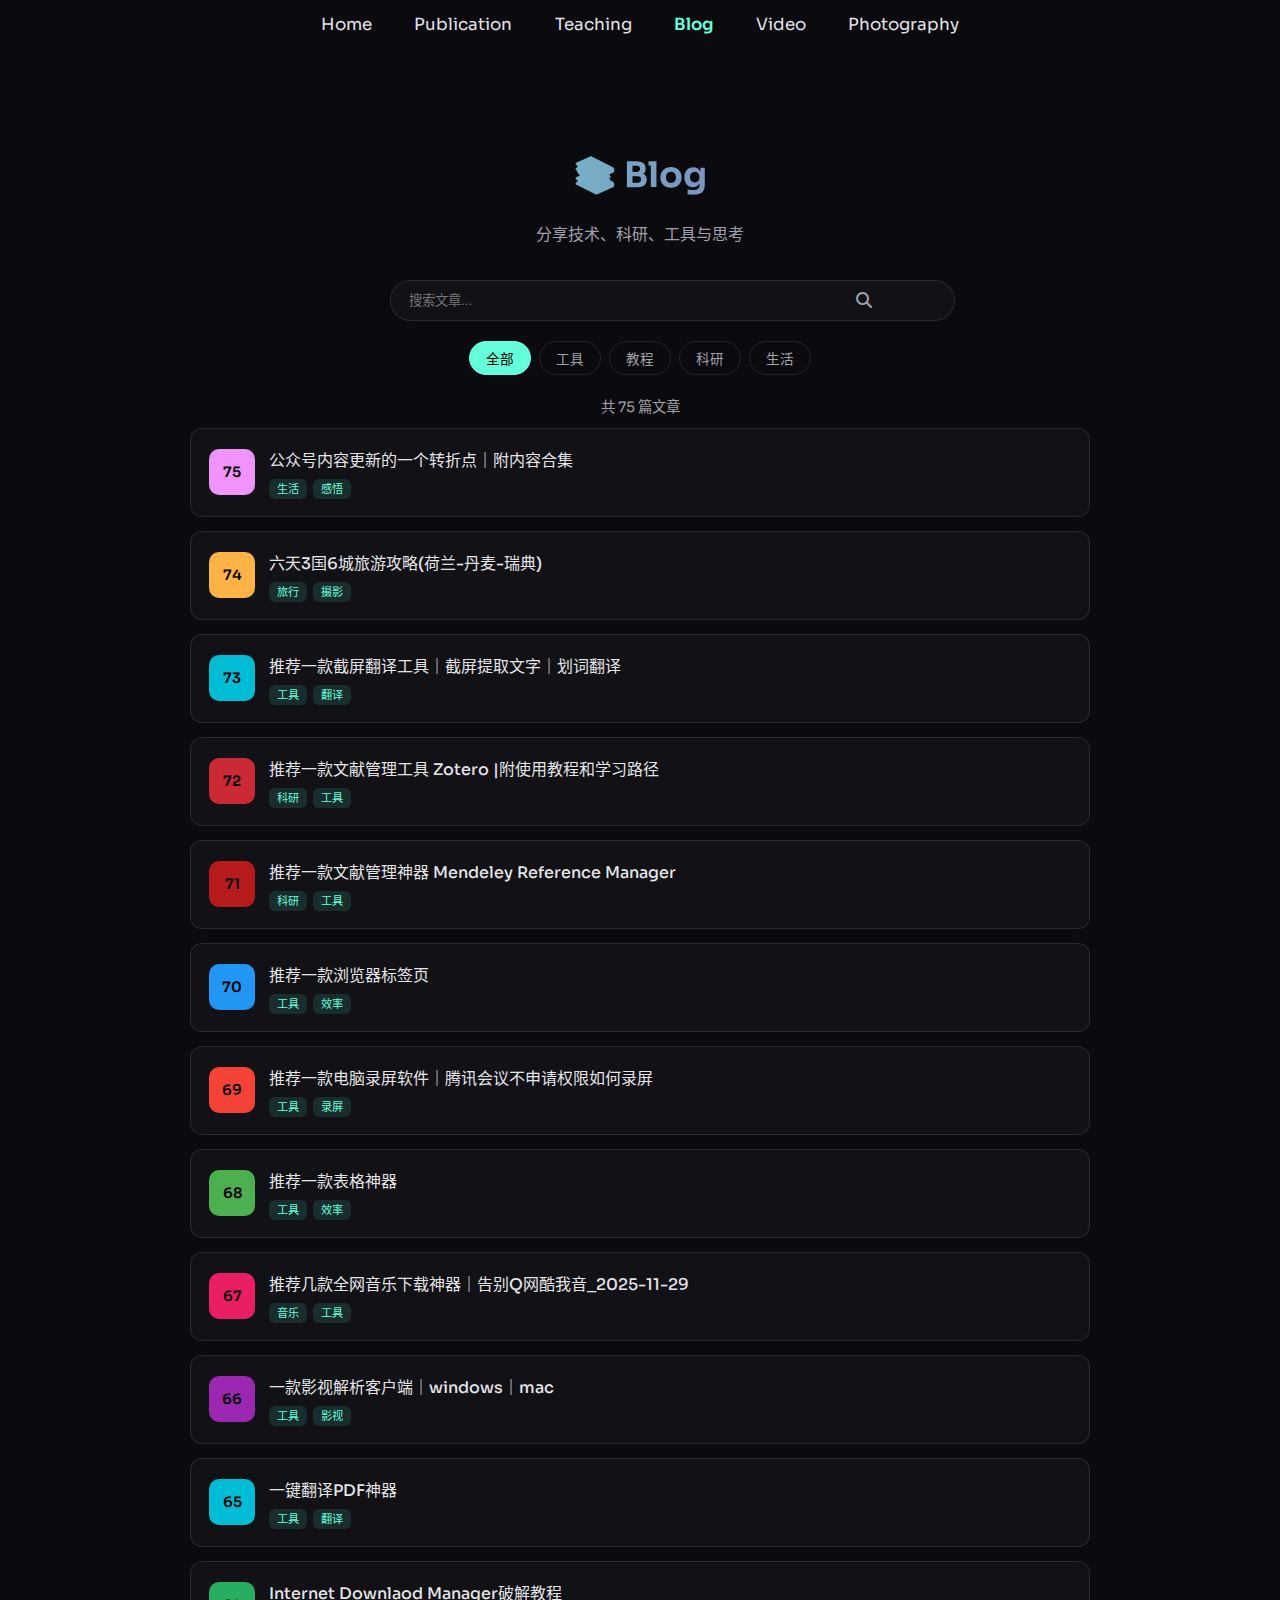
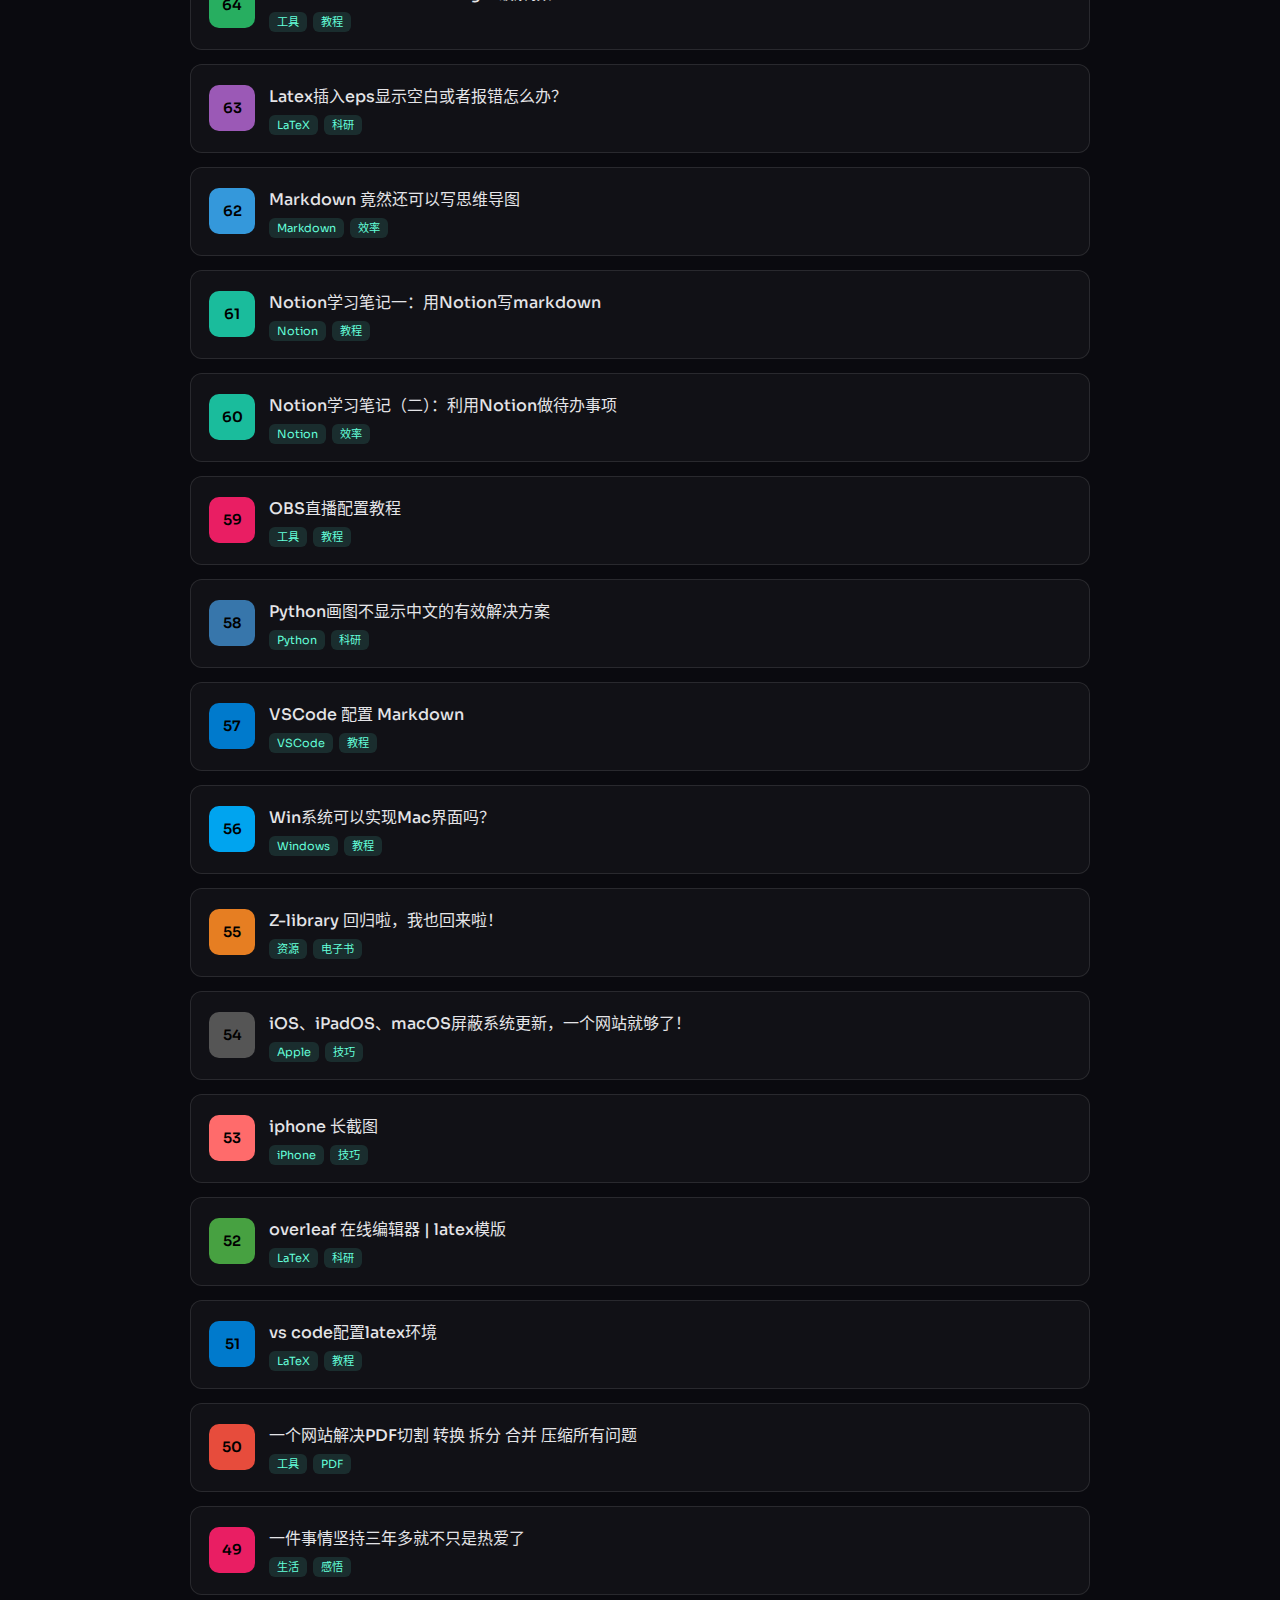
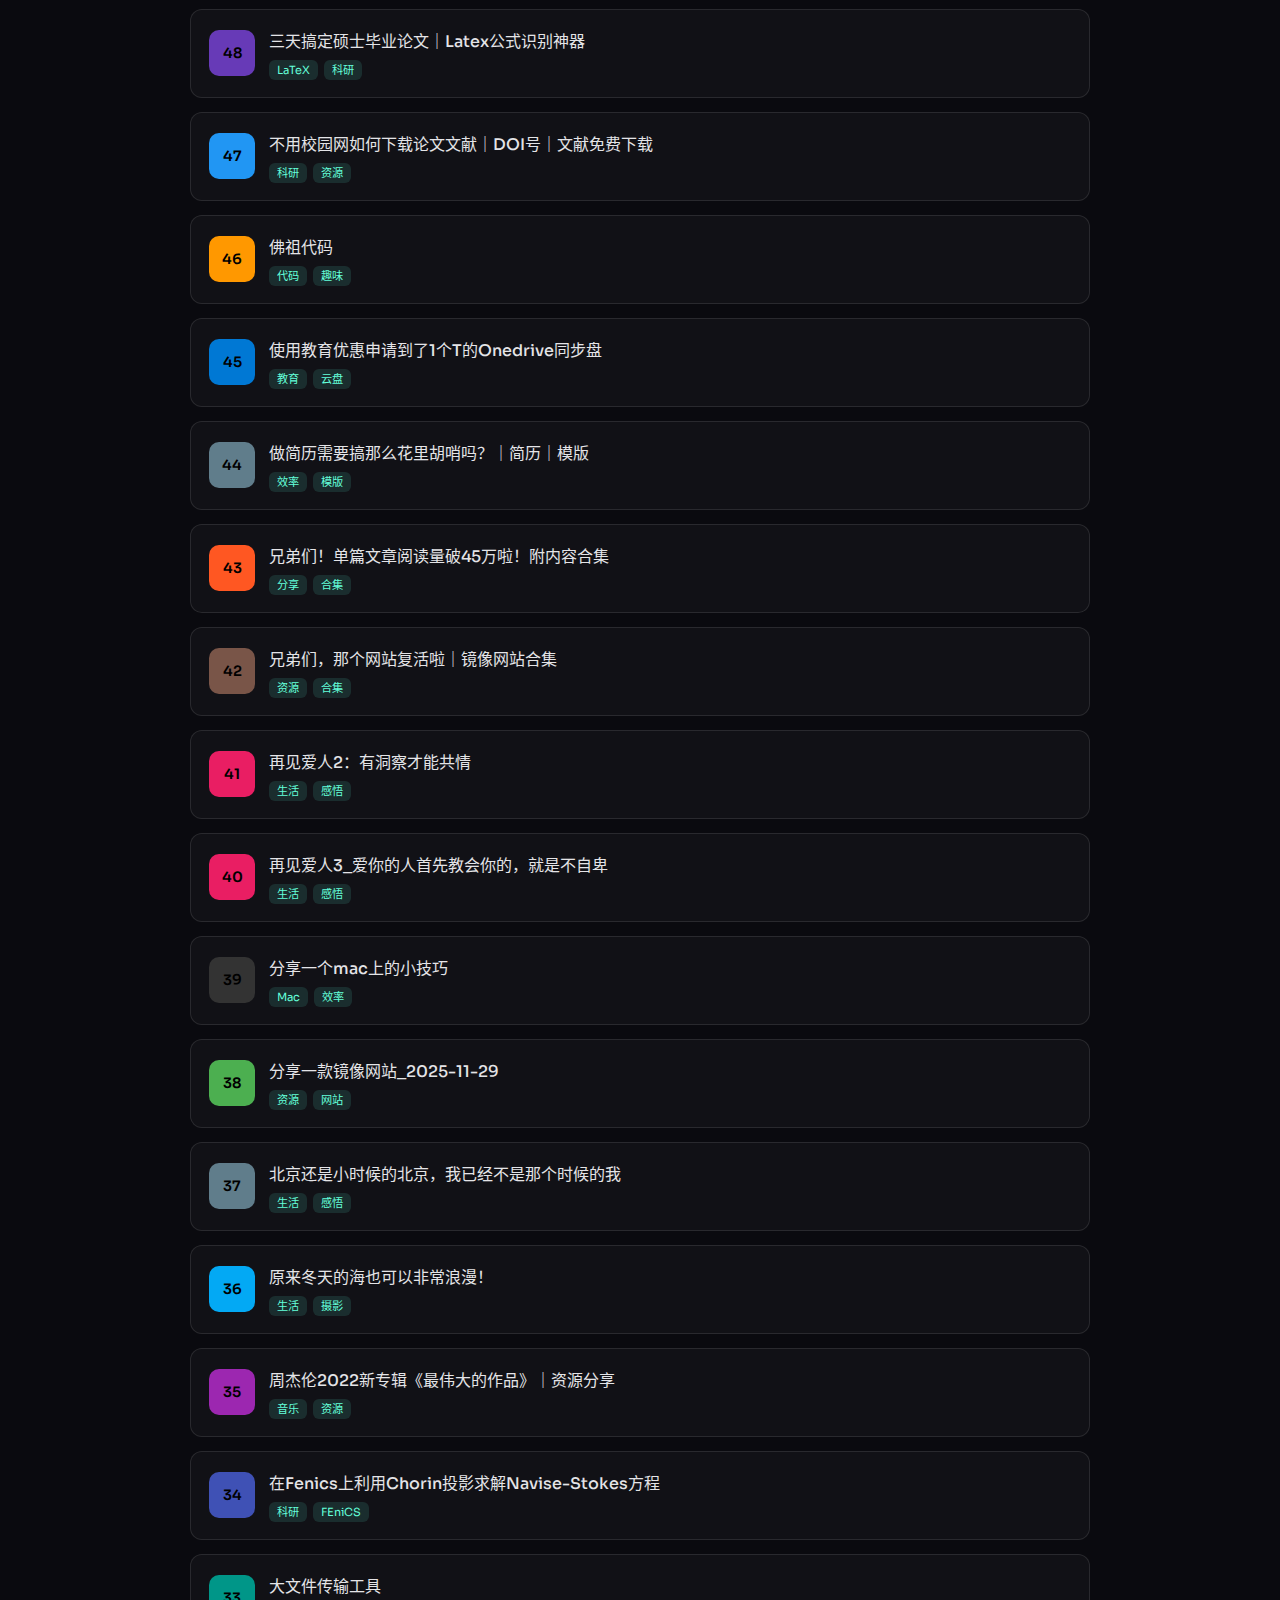
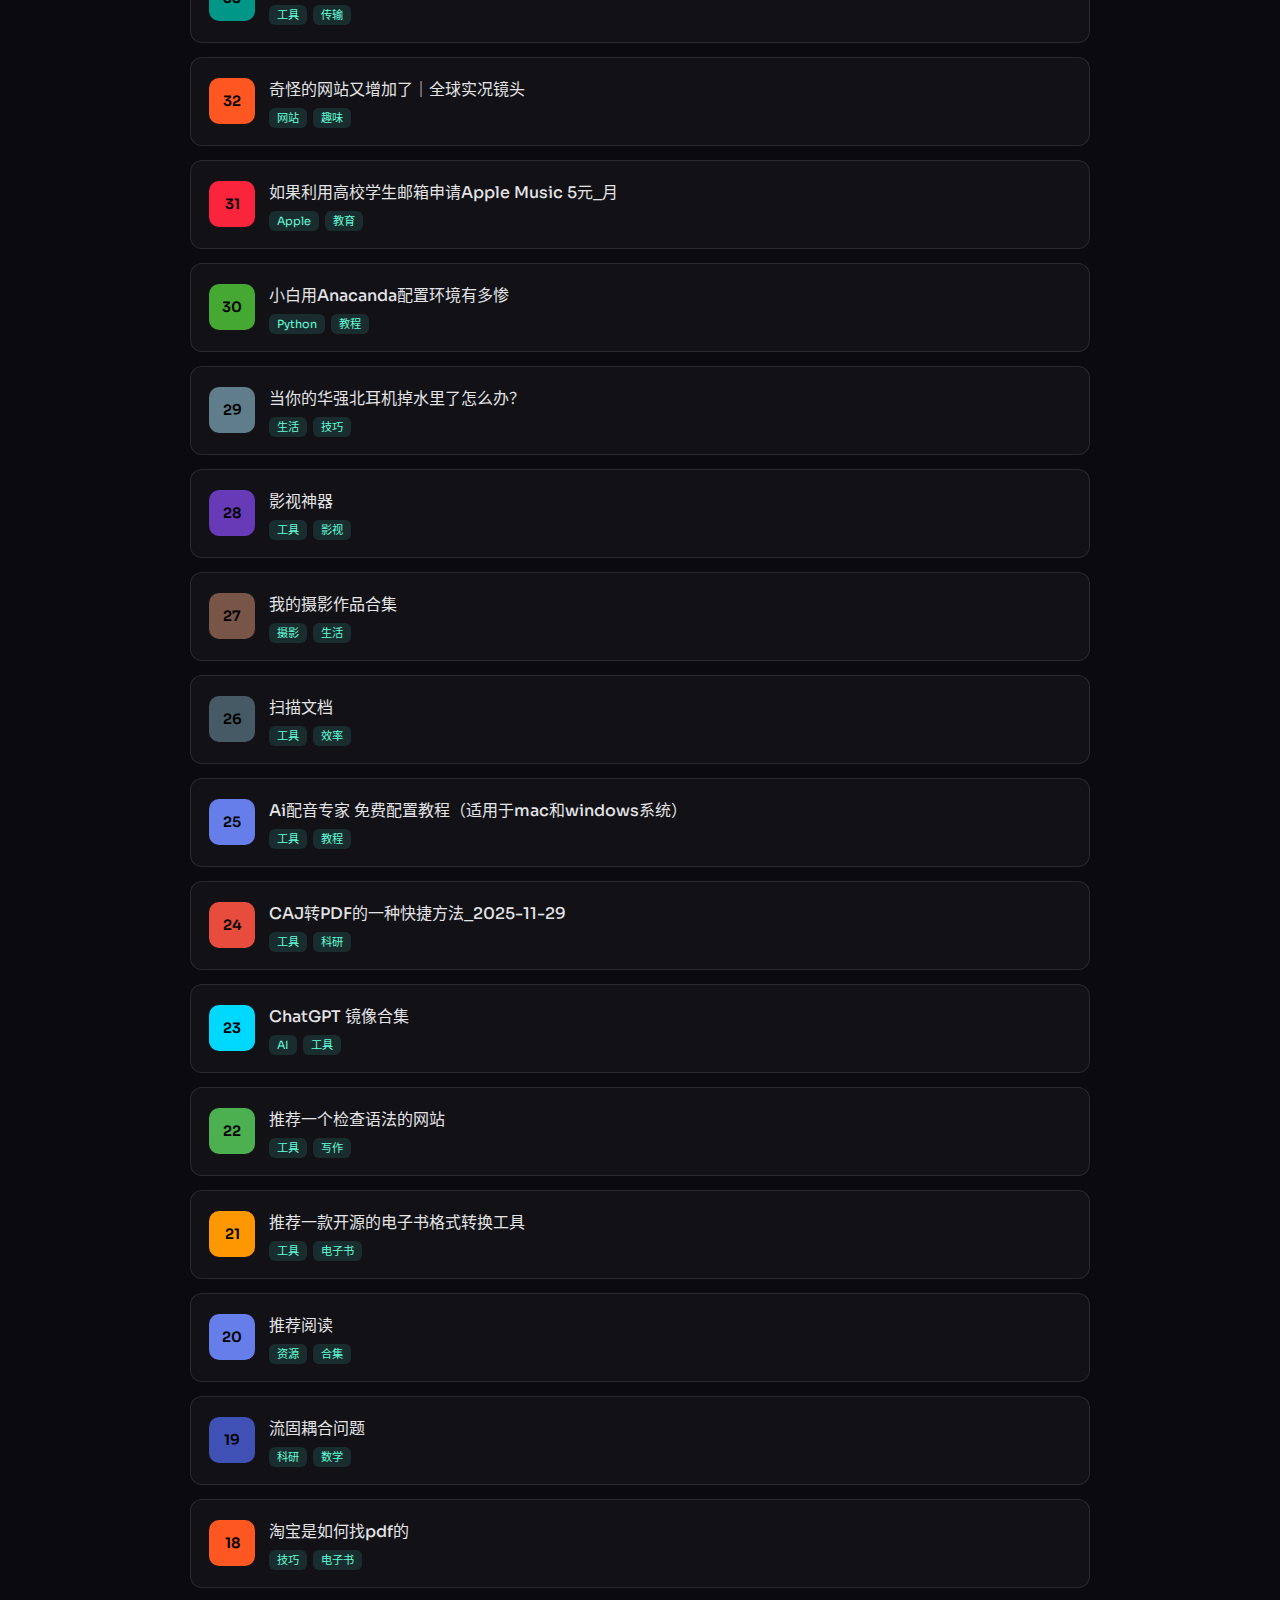
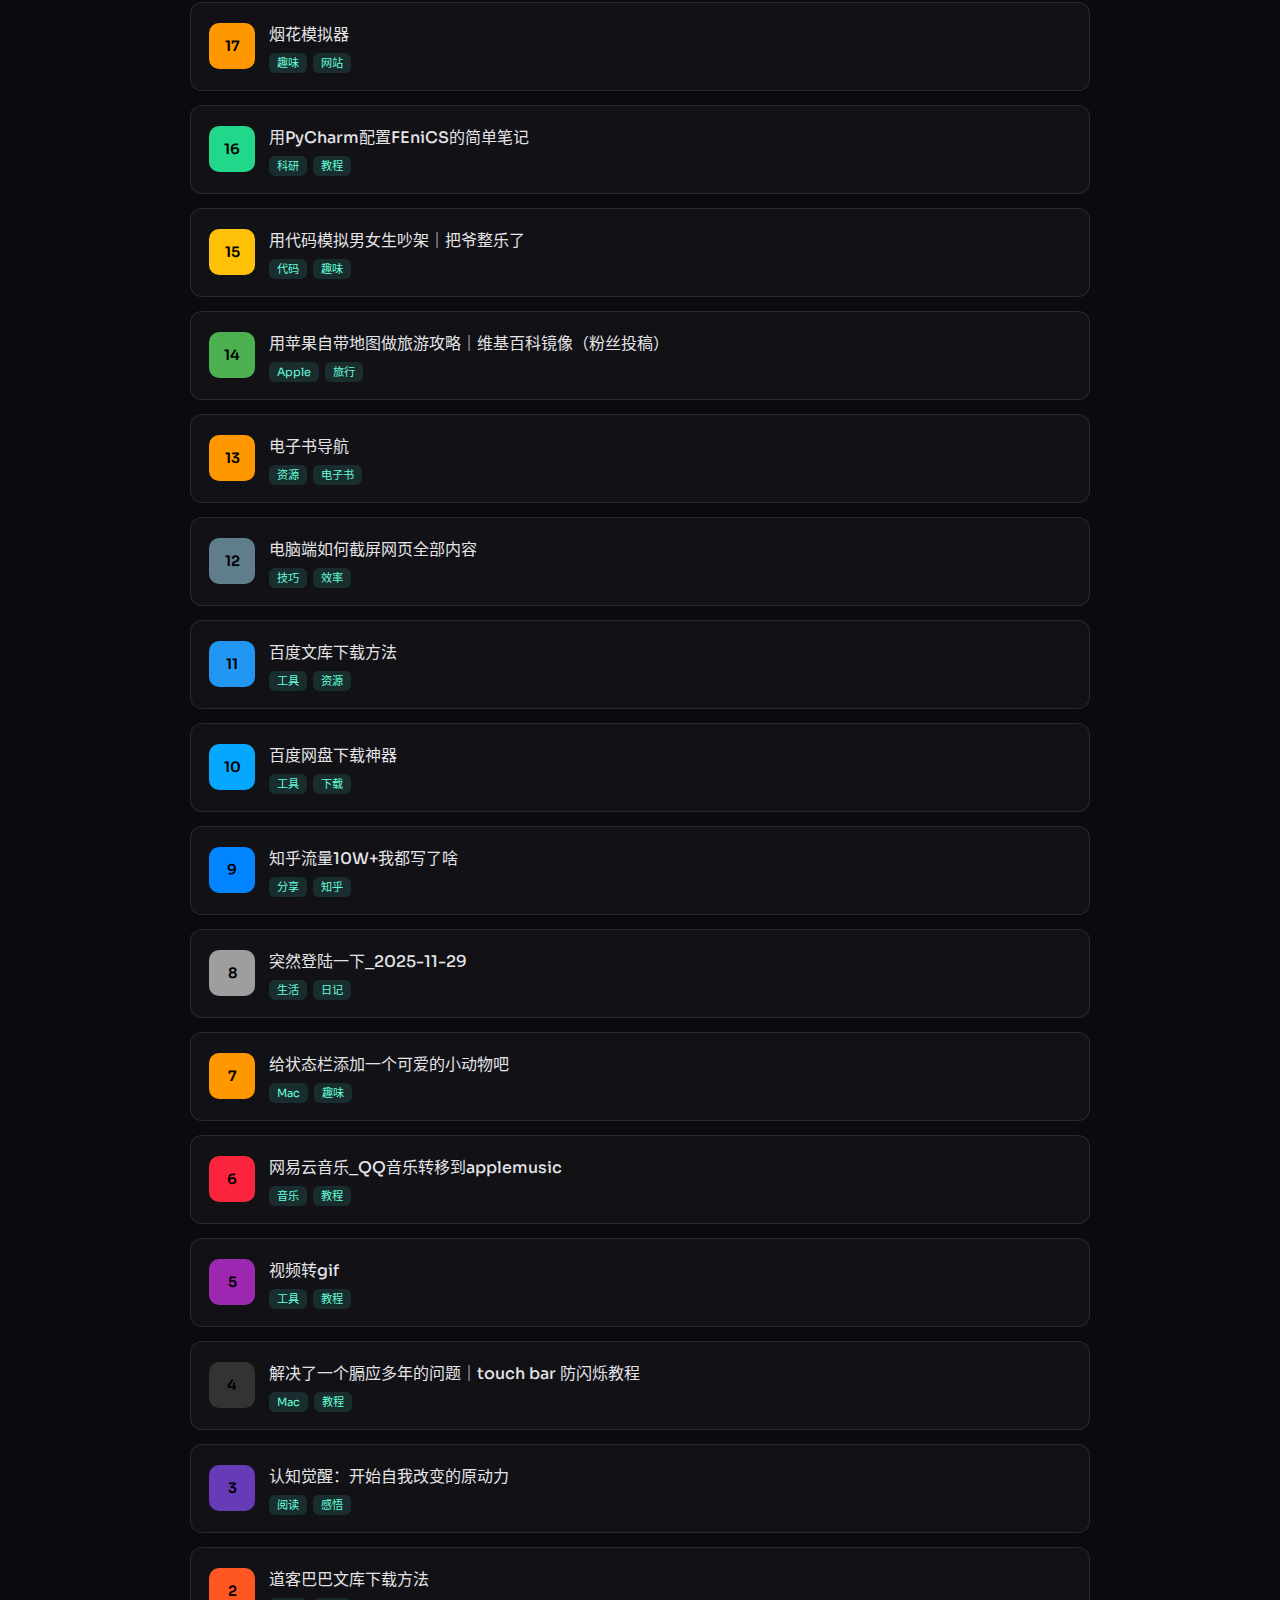
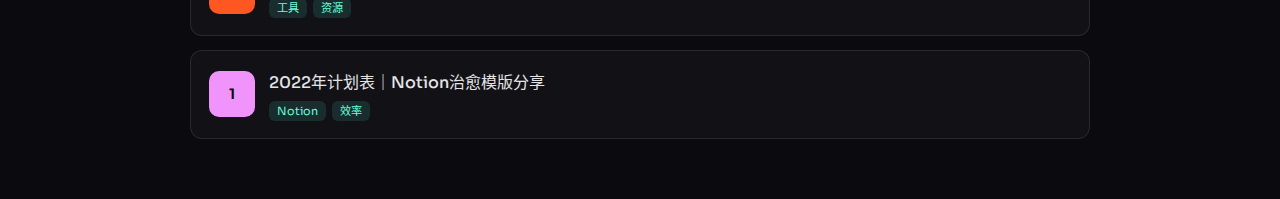
<file: assets/blogs/index.html>
<!DOCTYPE html>
<html lang="zh-CN">
<head>
    <meta charset="UTF-8">
    <meta name="viewport" content="width=device-width, initial-scale=1.0">
    <title>Blog - Chenyang Li</title>

    <!-- 字体 & 图标 -->
    <link rel="preconnect" href="https://fonts.googleapis.com">
    <link rel="preconnect" href="https://fonts.gstatic.com" crossorigin>
    <link href="https://fonts.googleapis.com/css2?family=Sora:wght@300;400;500;600;700&display=swap" rel="stylesheet">
    <link rel="stylesheet" href="https://cdnjs.cloudflare.com/ajax/libs/font-awesome/6.5.1/css/all.min.css">

    <style>
        :root {
            --bg-primary: #0a0a0f;
            --bg-secondary: #12121a;
            --text-primary: #e4e4e7;
            --text-secondary: #a1a1aa;
            --accent-primary: #64ffda;
            --accent-secondary: #8e44ad;
            --border-color: rgba(255,255,255,0.1);
            --glass-bg: rgba(255,255,255,0.03);
        }

        body {
            margin: 0;
            font-family: 'Sora', sans-serif;
            background: var(--bg-primary);
            color: var(--text-primary);
        }

        /* 顶部导航 */
        .top-navbar {
            width: 100%;
            padding: 0.9rem 0;
            text-align: center;
            font-size: 1.05rem;
        }

        .top-navbar a {
            color: inherit;
            text-decoration: none;
            margin: 0 1.2rem;
        }

        .top-navbar a.active {
            color: var(--accent-primary);
            font-weight: 600;
        }

        /* 主容器 */
        .blog-list-container {
            max-width: 900px;
            margin: 0 auto;
            padding: 80px 20px 60px;
        }

        .blog-header {
            text-align: center;
            margin-bottom: 35px;
        }

        .blog-header h1 {
            font-size: 2.2rem;
            background: linear-gradient(90deg,#64ffda,#8e44ad);
            -webkit-background-clip: text;
            background-clip: text;
            color: transparent;
        }

        .blog-header p {
            color: var(--text-secondary);
        }

        /* 搜索 */
        .blog-search {
            max-width: 500px;
            margin: 20px auto;
            position: relative;
        }

        .blog-search input {
            width: 100%;
            padding: 12px 45px 12px 18px;
            border-radius: 25px;
            border: 1px solid var(--border-color);
            background: var(--glass-bg);
            color: var(--text-primary);
            outline: none;
        }

        .blog-search i {
            position: absolute;
            right: 18px;
            top: 50%;
            transform: translateY(-50%);
            color: var(--text-secondary);
        }

        /* 分类 */
        .blog-categories {
            display: flex;
            justify-content: center;
            flex-wrap: wrap;
            gap: 8px;
            margin-bottom: 20px;
        }

        .category-btn {
            padding: 6px 16px;
            border-radius: 18px;
            border: 1px solid var(--border-color);
            background: transparent;
            color: var(--text-secondary);
            cursor: pointer;
            font-size: 0.85rem;
        }

        .category-btn.active,
        .category-btn:hover {
            background: var(--accent-primary);
            color: #000;
            border-color: var(--accent-primary);
        }

        /* 博客列表 */
        .blog-list {
            display: flex;
            flex-direction: column;
            gap: 14px;
        }

        .blog-item {
            text-decoration: none;
            color: inherit;
            background: var(--glass-bg);
            border: 1px solid var(--border-color);
            border-radius: 12px;
            padding: 18px;
            transition: 0.3s;
        }

        .blog-item:hover {
            transform: translateY(-3px);
            border-color: var(--accent-primary);
        }

        .blog-item-content {
            display: flex;
            gap: 14px;
            align-items: center;
        }

        /* 编号 + 图标 */
        .blog-item-icon {
            width: 46px;
            height: 46px;
            border-radius: 10px;
            display: flex;
            align-items: center;
            justify-content: center;
            font-weight: 600;
            font-size: 0.9rem;
            color: #000;
            flex-shrink: 0;
        }

        .blog-item-info h3 {
            margin: 0 0 6px;
            font-size: 1rem;
            font-weight: 500;
        }

        .blog-item-tags span {
            font-size: 0.7rem;
            padding: 3px 8px;
            background: rgba(100,255,218,0.12);
            color: var(--accent-primary);
            border-radius: 6px;
            margin-right: 6px;
        }

        .blog-count {
            text-align: center;
            color: var(--text-secondary);
            font-size: 0.9rem;
            margin-bottom: 12px;
        }

        .no-results {
            text-align: center;
            padding: 40px;
            color: var(--text-secondary);
        }
    </style>
</head>

<body>

<nav class="top-navbar">
    <a href="../../index.html">Home</a>
    <a href="../../publication.html">Publication</a>
    <a href="../../teaching.html">Teaching</a>
    <a href="#" class="active">Blog</a>
    <a href="../../video.html">Video</a>
    <a href="../photography-blog/index.html">Photography</a>
</nav>

<div class="blog-list-container">

    <div class="blog-header">
        <h1>📚 Blog</h1>
        <p>分享技术、科研、工具与思考</p>
    </div>

    <div class="blog-search">
        <input id="searchInput" placeholder="搜索文章...">
        <i class="fas fa-search"></i>
    </div>

    <div class="blog-categories" id="categories">
        <button class="category-btn active" data-category="all">全部</button>
        <button class="category-btn" data-category="工具">工具</button>
        <button class="category-btn" data-category="教程">教程</button>
        <button class="category-btn" data-category="科研">科研</button>
        <button class="category-btn" data-category="生活">生活</button>
    </div>

    <div class="blog-count" id="blogCount"></div>
    <div class="blog-list" id="blogList"></div>
</div>

<script>
 const blogs = [
            { file: "公众号内容更新的一个转折点｜附内容合集.md", tags: ["生活", "感悟"], icon: "fas fa-calendar-check", color: "#f093fb" },
               { file: "六天3国6城旅游攻略(荷兰-丹麦-瑞典).md", tags: ["旅行", "摄影"], icon: "fas fa-calendar-check", color: "#ffb347" },
             { file: "推荐一款截屏翻译工具｜截屏提取文字｜划词翻译.md", tags: ["工具", "翻译"], icon: "fas fa-crop", color: "#00bcd4" },
            { file: "推荐一款文献管理工具 Zotero |附使用教程和学习路径.md", tags: ["科研", "工具"], icon: "fas fa-folder-open", color: "#cc2936" },
            { file: "推荐一款文献管理神器 Mendeley Reference Manager .md", tags: ["科研", "工具"], icon: "fas fa-book-medical", color: "#b71c1c" },
            { file: "推荐一款浏览器标签页.md", tags: ["工具", "效率"], icon: "fas fa-window-restore", color: "#2196f3" },
            { file: "推荐一款电脑录屏软件｜腾讯会议不申请权限如何录屏.md", tags: ["工具", "录屏"], icon: "fas fa-record-vinyl", color: "#f44336" },
            { file: "推荐一款表格神器.md", tags: ["工具", "效率"], icon: "fas fa-table", color: "#4caf50" },
            { file: "推荐几款全网音乐下载神器｜告别Q网酷我音_2025-11-29.md", tags: ["音乐", "工具"], icon: "fas fa-headphones-alt", color: "#e91e63" },
             { file: "一款影视解析客户端｜windows｜mac.md", tags: ["工具", "影视"], icon: "fas fa-film", color: "#9c27b0" },
            { file: "一键翻译PDF神器.md", tags: ["工具", "翻译"], icon: "fas fa-language", color: "#00bcd4" },
            { file: "Internet Downlaod Manager破解教程.md", tags: ["工具", "教程"], icon: "fas fa-download", color: "#27ae60" },
            { file: "Latex插入eps显示空白或者报错怎么办？.md", tags: ["LaTeX", "科研"], icon: "fas fa-file-code", color: "#9b59b6" },
            { file: "Markdown 竟然还可以写思维导图.md", tags: ["Markdown", "效率"], icon: "fas fa-project-diagram", color: "#3498db" },
            { file: "Notion学习笔记一：用Notion写markdown.md", tags: ["Notion", "教程"], icon: "fas fa-sticky-note", color: "#1abc9c" },
            { file: "Notion学习笔记（二）：利用Notion做待办事项.md", tags: ["Notion", "效率"], icon: "fas fa-tasks", color: "#1abc9c" },
            { file: "OBS直播配置教程.md", tags: ["工具", "教程"], icon: "fas fa-video", color: "#e91e63" },
            { file: "Python画图不显示中文的有效解决方案.md", tags: ["Python", "科研"], icon: "fab fa-python", color: "#3776ab" },
            { file: "VSCode 配置 Markdown.md", tags: ["VSCode", "教程"], icon: "fas fa-code", color: "#007acc" },
            { file: "Win系统可以实现Mac界面吗？.md", tags: ["Windows", "教程"], icon: "fab fa-windows", color: "#00a4ef" },
            { file: "Z-library 回归啦，我也回来啦！.md", tags: ["资源", "电子书"], icon: "fas fa-book", color: "#e67e22" },
            { file: "iOS、iPadOS、macOS屏蔽系统更新，一个网站就够了！.md", tags: ["Apple", "技巧"], icon: "fab fa-apple", color: "#555" },
            { file: "iphone 长截图.md", tags: ["iPhone", "技巧"], icon: "fas fa-mobile-alt", color: "#ff6b6b" },
            { file: "overleaf 在线编辑器 | latex模版.md", tags: ["LaTeX", "科研"], icon: "fas fa-leaf", color: "#47a141" },
            { file: "vs code配置latex环境.md", tags: ["LaTeX", "教程"], icon: "fas fa-cog", color: "#007acc" },
            { file: "一个网站解决PDF切割 转换 拆分 合并 压缩所有问题.md", tags: ["工具", "PDF"], icon: "fas fa-file-pdf", color: "#e74c3c" },
            { file: "一件事情坚持三年多就不只是热爱了.md", tags: ["生活", "感悟"], icon: "fas fa-heart", color: "#e91e63" },
            { file: "三天搞定硕士毕业论文｜Latex公式识别神器.md", tags: ["LaTeX", "科研"], icon: "fas fa-graduation-cap", color: "#673ab7" },
            { file: "不用校园网如何下载论文文献｜DOI号｜文献免费下载.md", tags: ["科研", "资源"], icon: "fas fa-download", color: "#2196f3" },
            { file: "佛祖代码.md", tags: ["代码", "趣味"], icon: "fas fa-pray", color: "#ff9800" },
            { file: "使用教育优惠申请到了1个T的Onedrive同步盘.md", tags: ["教育", "云盘"], icon: "fas fa-cloud", color: "#0078d4" },
            { file: "做简历需要搞那么花里胡哨吗？｜简历｜模版.md", tags: ["效率", "模版"], icon: "fas fa-file-alt", color: "#607d8b" },
            { file: "兄弟们！单篇文章阅读量破45万啦！附内容合集.md", tags: ["分享", "合集"], icon: "fas fa-fire", color: "#ff5722" },
            { file: "兄弟们，那个网站复活啦｜镜像网站合集.md", tags: ["资源", "合集"], icon: "fas fa-link", color: "#795548" },
            { file: "再见爱人2：有洞察才能共情.md", tags: ["生活", "感悟"], icon: "fas fa-comments", color: "#e91e63" },
            { file: "再见爱人3_爱你的人首先教会你的，就是不自卑.md", tags: ["生活", "感悟"], icon: "fas fa-heart", color: "#e91e63" },
            { file: "分享一个mac上的小技巧.md", tags: ["Mac", "效率"], icon: "fab fa-apple", color: "#333" },
            { file: "分享一款镜像网站_2025-11-29.md", tags: ["资源", "网站"], icon: "fas fa-globe", color: "#4caf50" },
            { file: "北京还是小时候的北京，我已经不是那个时候的我.md", tags: ["生活", "感悟"], icon: "fas fa-city", color: "#607d8b" },
            { file: "原来冬天的海也可以非常浪漫！.md", tags: ["生活", "摄影"], icon: "fas fa-water", color: "#03a9f4" },
            { file: "周杰伦2022新专辑《最伟大的作品》｜资源分享.md", tags: ["音乐", "资源"], icon: "fas fa-music", color: "#9c27b0" },
            { file: "在Fenics上利用Chorin投影求解Navise-Stokes方程.md", tags: ["科研", "FEniCS"], icon: "fas fa-wave-square", color: "#3f51b5" },
            { file: "大文件传输工具.md", tags: ["工具", "传输"], icon: "fas fa-exchange-alt", color: "#009688" },
            { file: "奇怪的网站又增加了｜全球实况镜头.md", tags: ["网站", "趣味"], icon: "fas fa-camera", color: "#ff5722" },
            { file: "如果利用高校学生邮箱申请Apple Music 5元_月.md", tags: ["Apple", "教育"], icon: "fas fa-music", color: "#fa243c" },
            { file: "小白用Anacanda配置环境有多惨.md", tags: ["Python", "教程"], icon: "fab fa-python", color: "#44a833" },
            { file: "当你的华强北耳机掉水里了怎么办？.md", tags: ["生活", "技巧"], icon: "fas fa-headphones", color: "#607d8b" },
            { file: "影视神器.md", tags: ["工具", "影视"], icon: "fas fa-tv", color: "#673ab7" },
            { file: "我的摄影作品合集.md", tags: ["摄影", "生活"], icon: "fas fa-camera-retro", color: "#795548" },
            { file: "扫描文档.md", tags: ["工具", "效率"], icon: "fas fa-scanner", color: "#455a64" },
             { file: "Ai配音专家 免费配置教程（适用于mac和windows系统）.md", tags: ["工具", "教程"], icon: "fas fa-microphone", color: "#667eea" },
            { file: "CAJ转PDF的一种快捷方法_2025-11-29.md", tags: ["工具", "科研"], icon: "fas fa-file-pdf", color: "#e74c3c" },
            { file: "ChatGPT 镜像合集.md", tags: ["AI", "工具"], icon: "fas fa-robot", color: "#00d9ff" },
            { file: "推荐一个检查语法的网站.md", tags: ["工具", "写作"], icon: "fas fa-spell-check", color: "#4caf50" },
            { file: "推荐一款开源的电子书格式转换工具.md", tags: ["工具", "电子书"], icon: "fas fa-book-reader", color: "#ff9800" },
            { file: "推荐阅读.md", tags: ["资源", "合集"], icon: "fas fa-book-open", color: "#667eea" },
            { file: "流固耦合问题.md", tags: ["科研", "数学"], icon: "fas fa-atom", color: "#3f51b5" },
            { file: "淘宝是如何找pdf的.md", tags: ["技巧", "电子书"], icon: "fas fa-shopping-cart", color: "#ff5722" },
            { file: "烟花模拟器.md", tags: ["趣味", "网站"], icon: "fas fa-fire-alt", color: "#ff9800" },
            { file: "用PyCharm配置FEniCS的简单笔记.md", tags: ["科研", "教程"], icon: "fas fa-laptop-code", color: "#21d789" },
            { file: "用代码模拟男女生吵架｜把爷整乐了.md", tags: ["代码", "趣味"], icon: "fas fa-laugh", color: "#ffc107" },
            { file: "用苹果自带地图做旅游攻略｜维基百科镜像（粉丝投稿）.md", tags: ["Apple", "旅行"], icon: "fas fa-map-marked-alt", color: "#4caf50" },
            { file: "电子书导航.md", tags: ["资源", "电子书"], icon: "fas fa-compass", color: "#ff9800" },
            { file: "电脑端如何截屏网页全部内容.md", tags: ["技巧", "效率"], icon: "fas fa-desktop", color: "#607d8b" },
            { file: "百度文库下载方法.md", tags: ["工具", "资源"], icon: "fas fa-file-download", color: "#2196f3" },
            { file: "百度网盘下载神器.md", tags: ["工具", "下载"], icon: "fas fa-cloud-download-alt", color: "#06a7ff" },
            { file: "知乎流量10W+我都写了啥.md", tags: ["分享", "知乎"], icon: "fab fa-zhihu", color: "#0084ff" },
            { file: "突然登陆一下_2025-11-29.md", tags: ["生活", "日记"], icon: "fas fa-pen", color: "#9e9e9e" },
            { file: "给状态栏添加一个可爱的小动物吧.md", tags: ["Mac", "趣味"], icon: "fas fa-cat", color: "#ff9800" },
            { file: "网易云音乐_QQ音乐转移到applemusic.md", tags: ["音乐", "教程"], icon: "fas fa-exchange-alt", color: "#fa243c" },
            { file: "视频转gif.md", tags: ["工具", "教程"], icon: "fas fa-image", color: "#9c27b0" },
            { file: "解决了一个膈应多年的问题｜touch bar 防闪烁教程.md", tags: ["Mac", "教程"], icon: "fab fa-apple", color: "#333" },
            { file: "认知觉醒：开始自我改变的原动力.md", tags: ["阅读", "感悟"], icon: "fas fa-brain", color: "#673ab7" },
            { file: "道客巴巴文库下载方法.md", tags: ["工具", "资源"], icon: "fas fa-file-download", color: "#ff5722" },
            { file: "2022年计划表｜Notion治愈模版分享.md", tags: ["Notion", "效率"], icon: "fas fa-calendar-check", color: "#f093fb" }
        ];

function renderBlogs(filter="all", search="") {
    let list = blogs;

    if (filter !== "all") {
        list = list.filter(b => b.tags.some(t => t.includes(filter)));
    }

    if (search) {
        const s = search.toLowerCase();
        list = list.filter(b =>
            b.file.toLowerCase().includes(s) ||
            b.tags.some(t => t.toLowerCase().includes(s))
        );
    }

    // 置顶指定文章
    const topFile = "公众号内容更新的一个转折点｜附内容合集.md";
    const topIndex = list.findIndex(b => b.file === topFile);
    let displayList = list;
    if (topIndex > 0) {
        // 如果在列表中且不是第一个，则置顶
        displayList = [list[topIndex], ...list.slice(0, topIndex), ...list.slice(topIndex + 1)];
    }

    const blogList = document.getElementById("blogList");
    const blogCount = document.getElementById("blogCount");

    blogCount.textContent = `共 ${displayList.length} 篇文章`;

    if (displayList.length === 0) {
        blogList.innerHTML = `<div class="no-results">没有找到匹配的文章</div>`;
        return;
    }

    blogList.innerHTML = displayList.map((blog, index) => {
        const number = displayList.length - index;
        const title = blog.file.replace(".md","");

        return `
        <a class="blog-item" href="post.html?post=${encodeURIComponent(blog.file)}">
            <div class="blog-item-content">
                <div class="blog-item-icon" style="background:${blog.color}">
                    ${number}
                </div>
                <div class="blog-item-info">
                    <h3>${title}</h3>
                    <div class="blog-item-tags">
                        ${blog.tags.map(t=>`<span>${t}</span>`).join("")}
                    </div>
                </div>
            </div>
        </a>`;
    }).join("");
}

document.getElementById("categories").onclick = e => {
    if (!e.target.classList.contains("category-btn")) return;
    document.querySelectorAll(".category-btn").forEach(b=>b.classList.remove("active"));
    e.target.classList.add("active");
    renderBlogs(e.target.dataset.category, searchInput.value);
};

searchInput.oninput = e => {
    const cat = document.querySelector(".category-btn.active").dataset.category;
    renderBlogs(cat, e.target.value);
};

renderBlogs();
</script>

</body>
</html>
</file>
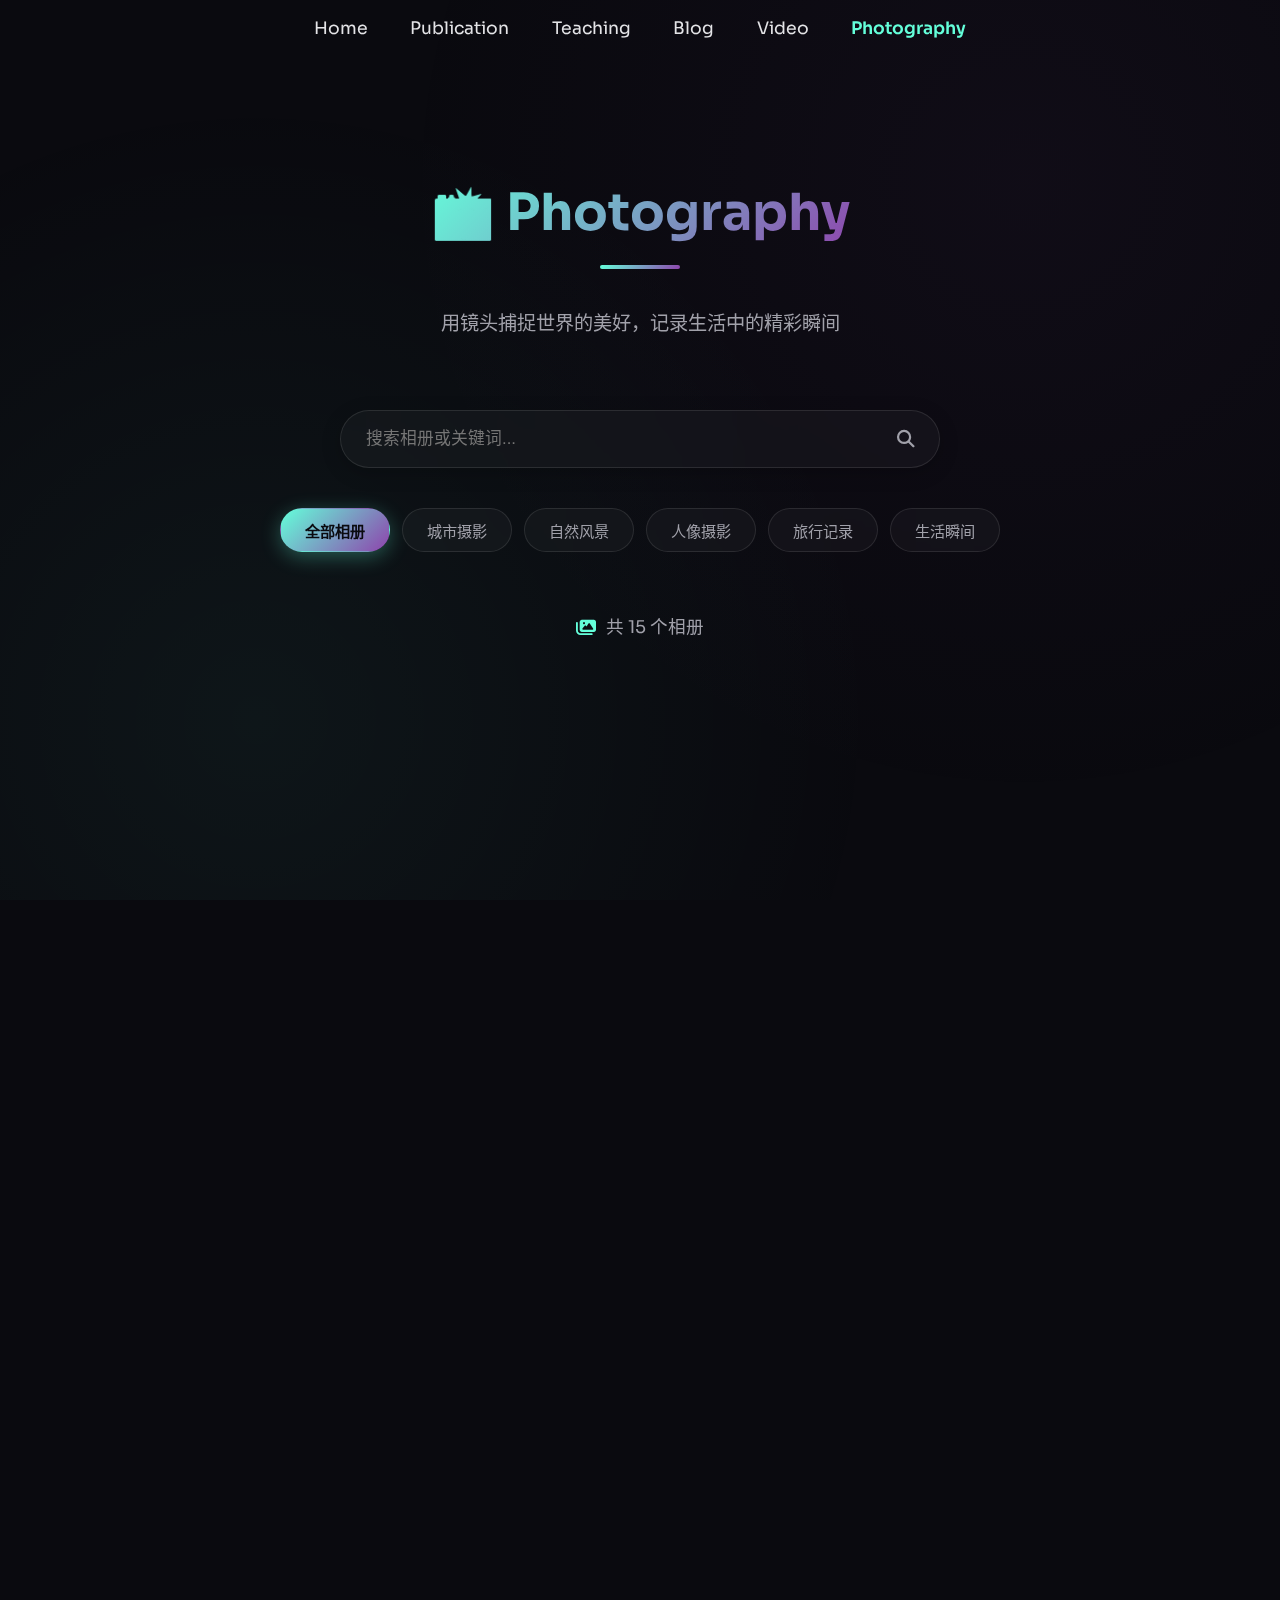
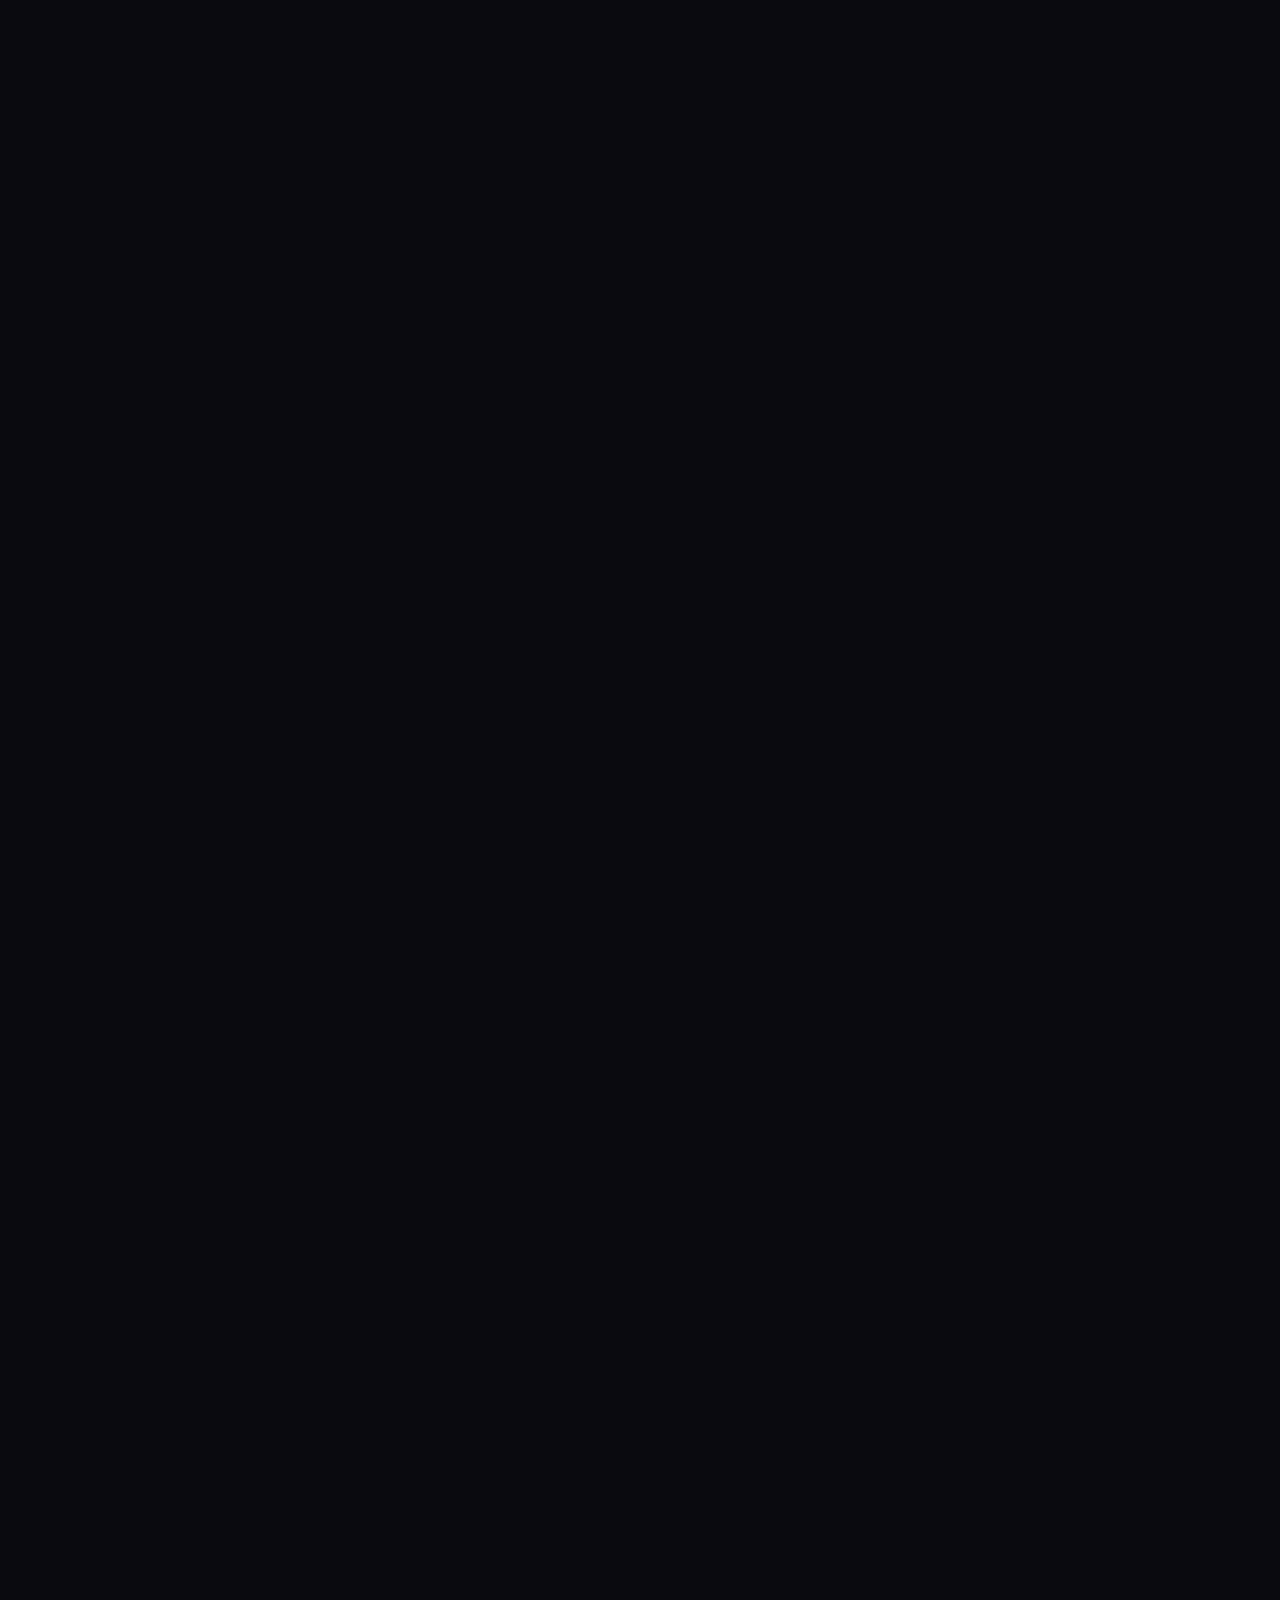
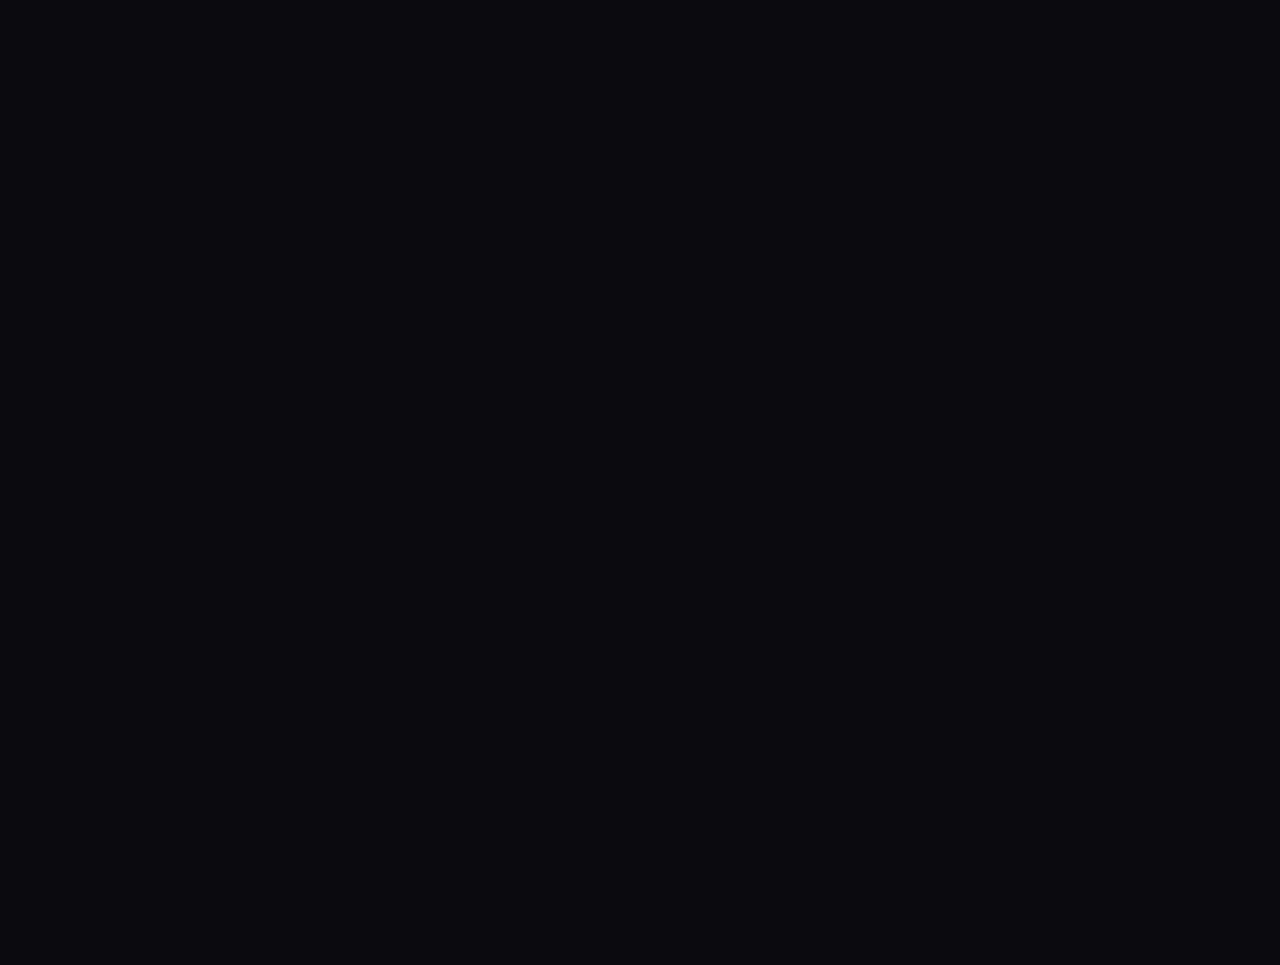
<file: assets/photography-blog/index.html>
<!DOCTYPE html>
<html lang="zh-CN">
<head>
    <style>
        .back-btn, .back-home { display: none !important; }
    </style>
    <meta charset="UTF-8">
    <meta name="viewport" content="width=device-width, initial-scale=1.0">
    <title>Photography - Chenyang Li</title>
    <link rel="preconnect" href="https://fonts.googleapis.com">
    <link rel="preconnect" href="https://fonts.gstatic.com" crossorigin>
    <link href="https://fonts.googleapis.com/css2?family=Sora:wght@300;400;500;600;700&display=swap" rel="stylesheet">
    <link rel="stylesheet" href="https://cdnjs.cloudflare.com/ajax/libs/font-awesome/6.5.1/css/all.min.css">
    <link rel="stylesheet" href="../../css/style.css">
    <style>
        :root {
            --bg-primary: #0a0a0f;
            --bg-secondary: #12121a;
            --text-primary: #e4e4e7;
            --text-secondary: #a1a1aa;
            --accent-primary: #64ffda;
            --accent-secondary: #8e44ad;
            --accent-gradient: linear-gradient(135deg, #64ffda, #8e44ad);
            --border-color: rgba(255, 255, 255, 0.1);
            --glass-bg: rgba(255, 255, 255, 0.03);
            --card-shadow: 0 10px 40px rgba(0, 0, 0, 0.3);
            --transition-smooth: all 0.3s cubic-bezier(0.4, 0, 0.2, 1);
        }

        * {
            margin: 0;
            padding: 0;
            box-sizing: border-box;
        }

        body {
            font-family: 'Sora', sans-serif;
            background: var(--bg-primary);
            color: var(--text-primary);
            line-height: 1.8;
            min-height: 100vh;
            overflow-x: hidden;
        }

        /* 背景装饰 */
        .bg-pattern {
            position: fixed;
            top: 0;
            left: 0;
            width: 100%;
            height: 100%;
            z-index: -2;
            background: 
                radial-gradient(circle at 20% 80%, rgba(100, 255, 218, 0.05) 0%, transparent 50%),
                radial-gradient(circle at 80% 20%, rgba(142, 68, 173, 0.05) 0%, transparent 50%);
        }

        .photo-list-container {
            max-width: 1000px;
            margin: 0 auto;
            padding: 120px 40px 80px;
            position: relative;
        }

        .photo-header {
            text-align: center;
            margin-bottom: 70px;
            position: relative;
        }

        .photo-header h1 {
            font-size: 3.2rem;
            margin-bottom: 20px;
            background: var(--accent-gradient);
            -webkit-background-clip: text;
            background-clip: text;
            color: transparent;
            font-weight: 700;
            position: relative;
            display: inline-block;
        }

        .photo-header h1:after {
            content: '';
            position: absolute;
            bottom: -10px;
            left: 50%;
            transform: translateX(-50%);
            width: 80px;
            height: 4px;
            background: var(--accent-gradient);
            border-radius: 2px;
        }

        .photo-header p {
            color: var(--text-secondary);
            font-size: 1.2rem;
            max-width: 600px;
            margin: 30px auto 0;
            line-height: 1.6;
        }

        .photo-search-container {
            max-width: 600px;
            margin: 50px auto 40px;
            position: relative;
        }

        .photo-search {
            position: relative;
        }

        .photo-search input {
            width: 100%;
            padding: 18px 60px 18px 25px;
            border: 1px solid var(--border-color);
            border-radius: 50px;
            background: var(--glass-bg);
            color: var(--text-primary);
            font-size: 1.05rem;
            outline: none;
            transition: var(--transition-smooth);
            backdrop-filter: blur(10px);
            box-shadow: 0 5px 20px rgba(0, 0, 0, 0.2);
        }

        .photo-search input:focus {
            border-color: var(--accent-primary);
            box-shadow: 0 0 30px rgba(100, 255, 218, 0.2);
            padding-left: 30px;
        }

        .photo-search i {
            position: absolute;
            right: 25px;
            top: 50%;
            transform: translateY(-50%);
            color: var(--text-secondary);
            font-size: 1.1rem;
            transition: var(--transition-smooth);
        }

        .photo-search input:focus + i {
            color: var(--accent-primary);
            transform: translateY(-50%) scale(1.1);
        }

        .photo-categories {
            display: flex;
            flex-wrap: wrap;
            justify-content: center;
            gap: 12px;
            margin-bottom: 60px;
        }

        .category-btn {
            padding: 10px 24px;
            border: 1px solid var(--border-color);
            border-radius: 50px;
            background: var(--glass-bg);
            color: var(--text-secondary);
            cursor: pointer;
            transition: var(--transition-smooth);
            font-size: 0.95rem;
            font-weight: 500;
            backdrop-filter: blur(10px);
        }

        .category-btn:hover {
            background: rgba(100, 255, 218, 0.05);
            border-color: rgba(100, 255, 218, 0.3);
            color: var(--accent-primary);
            transform: translateY(-2px);
            box-shadow: 0 5px 15px rgba(100, 255, 218, 0.1);
        }

        .category-btn.active {
            background: var(--accent-gradient);
            color: var(--bg-primary);
            border-color: transparent;
            box-shadow: 0 5px 20px rgba(100, 255, 218, 0.3);
            font-weight: 600;
        }

        .photo-count {
            text-align: center;
            color: var(--text-secondary);
            margin-bottom: 40px;
            font-size: 1.1rem;
            display: flex;
            align-items: center;
            justify-content: center;
            gap: 10px;
        }

        .photo-count i {
            color: var(--accent-primary);
        }

        /* 单行摄影卡片样式 */
        .photo-list {
            display: flex;
            flex-direction: column;
            gap: 25px;
        }

        .photo-item {
            background: linear-gradient(145deg, rgba(255,255,255,0.04), rgba(255,255,255,0.01));
            border: 1px solid var(--border-color);
            border-radius: 20px;
            overflow: hidden;
            transition: var(--transition-smooth);
            cursor: pointer;
            text-decoration: none;
            display: flex;
            align-items: stretch;
            min-height: 200px;
            position: relative;
            backdrop-filter: blur(10px);
            box-shadow: 0 15px 40px rgba(0, 0, 0, 0.2);
        }

        .photo-item:hover {
            transform: translateY(-5px);
            border-color: var(--accent-primary);
            box-shadow: 0 25px 60px rgba(100, 255, 218, 0.15);
        }

        .photo-item:before {
            content: '';
            position: absolute;
            top: 0;
            left: 0;
            width: 100%;
            height: 100%;
            background: linear-gradient(135deg, rgba(100, 255, 218, 0.03), rgba(142, 68, 173, 0.03));
            z-index: -1;
            opacity: 0;
            transition: opacity 0.3s ease;
        }

        .photo-item:hover:before {
            opacity: 1;
        }

        .photo-item-cover {
            width: 280px;
            min-width: 280px;
            display: flex;
            align-items: center;
            justify-content: center;
            position: relative;
            overflow: hidden;
        }

        .photo-item-cover:before {
            content: '';
            position: absolute;
            top: 0;
            left: 0;
            width: 100%;
            height: 100%;
            background: inherit;
            opacity: 0.9;
        }

        .photo-item-cover i {
            font-size: 4.5rem;
            color: white;
            position: relative;
            z-index: 1;
            opacity: 0.9;
        }

        .photo-item-content {
            flex: 1;
            padding: 30px 35px;
            display: flex;
            flex-direction: column;
            justify-content: center;
        }

        .photo-item h3 {
            font-size: 1.5rem;
            margin-bottom: 12px;
            color: var(--text-primary);
            line-height: 1.3;
            font-weight: 600;
        }

        .photo-item-date {
            font-size: 0.95rem;
            color: var(--text-secondary);
            margin-bottom: 15px;
            display: flex;
            align-items: center;
            gap: 8px;
        }

        .photo-item-date i {
            color: var(--accent-primary);
        }

        .photo-item-tags {
            display: flex;
            flex-wrap: wrap;
            gap: 8px;
        }

        .photo-item-tags span {
            font-size: 0.85rem;
            padding: 6px 14px;
            background: rgba(100, 255, 218, 0.1);
            color: var(--accent-primary);
            border-radius: 50px;
            border: 1px solid rgba(100, 255, 218, 0.2);
            transition: var(--transition-smooth);
        }

        .photo-item:hover .photo-item-tags span {
            background: rgba(100, 255, 218, 0.15);
            border-color: rgba(100, 255, 218, 0.3);
        }

        .photo-item-arrow {
            position: absolute;
            right: 30px;
            top: 50%;
            transform: translateY(-50%);
            color: var(--accent-primary);
            font-size: 1.5rem;
            opacity: 0;
            transition: var(--transition-smooth);
        }

        .photo-item:hover .photo-item-arrow {
            opacity: 1;
            transform: translateY(-50%) translateX(-5px);
        }

        .no-results {
            text-align: center;
            padding: 80px 20px;
            color: var(--text-secondary);
        }

        .no-results i {
            font-size: 4rem;
            margin-bottom: 25px;
            opacity: 0.5;
            color: var(--accent-primary);
        }

        .no-results p {
            font-size: 1.2rem;
            margin-bottom: 15px;
        }

        .no-results .hint {
            font-size: 1rem;
            color: var(--text-secondary);
            opacity: 0.7;
        }

        .back-home {
            position: fixed;
            top: 30px;
            left: 30px;
            padding: 12px 25px;
            background: var(--glass-bg);
            border: 1px solid var(--border-color);
            border-radius: 30px;
            color: var(--text-primary);
            text-decoration: none;
            display: flex;
            align-items: center;
            gap: 10px;
            transition: var(--transition-smooth);
            z-index: 100;
            backdrop-filter: blur(10px);
            font-weight: 500;
        }

        .back-home:hover {
            background: var(--accent-primary);
            color: var(--bg-primary);
            border-color: var(--accent-primary);
            transform: translateX(-5px);
        }

        /* 响应式设计 */
        @media (max-width: 900px) {
            .photo-item {
                flex-direction: column;
                min-height: auto;
            }
            
            .photo-item-cover {
                width: 100%;
                min-width: 100%;
                height: 180px;
            }
            
            .photo-item-content {
                padding: 25px;
            }
        }

        @media (max-width: 768px) {
            .photo-list-container {
                padding: 100px 20px 60px;
            }
            
            .photo-header h1 {
                font-size: 2.5rem;
            }
            
            .photo-categories {
                gap: 8px;
            }
            
            .category-btn {
                padding: 8px 16px;
                font-size: 0.9rem;
            }
            
            .back-home {
                top: 15px;
                left: 15px;
                padding: 10px 15px;
                font-size: 0.9rem;
            }
        }

        @media (max-width: 480px) {
            .photo-header h1 {
                font-size: 2rem;
            }
            
            .photo-header p {
                font-size: 1rem;
            }
            
            .photo-item h3 {
                font-size: 1.3rem;
            }
        }

        /* 加载动画 */
        @keyframes fadeInUp {
            from {
                opacity: 0;
                transform: translateY(20px);
            }
            to {
                opacity: 1;
                transform: translateY(0);
            }
        }

        .photo-item {
            animation: fadeInUp 0.6s ease forwards;
            opacity: 0;
        }
    </style>
</head>
<body>
    <!-- 背景图案 -->
    <div class="bg-pattern"></div>

    <nav class="top-navbar" style="width:100%;padding:0.8rem 0 0.2rem 0;text-align:center;font-size:1.08rem;background:none !important;box-shadow:none !important;border:none !important;z-index:1001;">
        <a href="../../index.html" style="color:inherit;text-decoration:none;margin:0 1.2rem;">Home</a>
        <a href="../../publication.html" style="color:inherit;text-decoration:none;margin:0 1.2rem;">Publication</a>
        <a href="../../teaching.html" style="color:inherit;text-decoration:none;margin:0 1.2rem;">Teaching</a>
        <a href="../blogs/index.html" style="color:inherit;text-decoration:none;margin:0 1.2rem;">Blog</a>
        <a href="../../video.html" style="color:inherit;text-decoration:none;margin:0 1.2rem;">Video</a>
        <a href="index.html" style="color:#64ffda;font-weight:600;text-decoration:none;margin:0 1.2rem;">Photography</a>
    </nav>

    <a href="../../index.html" class="back-home">
        <i class="fas fa-arrow-left"></i> Back to Home
    </a>

    <div class="photo-list-container">
        <div class="photo-header">
            <h1>📸 Photography</h1>
            <p>用镜头捕捉世界的美好，记录生活中的精彩瞬间</p>
        </div>

        <div class="photo-search-container">
            <div class="photo-search">
                <input type="text" id="searchInput" placeholder="搜索相册或关键词...">
                <i class="fas fa-search"></i>
            </div>
        </div>

        <div class="photo-categories" id="categories">
            <button class="category-btn active" data-category="all">全部相册</button>
            <button class="category-btn" data-category="城市">城市摄影</button>
            <button class="category-btn" data-category="风景">自然风景</button>
            <button class="category-btn" data-category="人像">人像摄影</button>
            <button class="category-btn" data-category="旅行">旅行记录</button>
            <button class="category-btn" data-category="生活">生活瞬间</button>
        </div>

        <div class="photo-count" id="photoCount">
            <i class="fas fa-images"></i>
            <span>正在加载...</span>
        </div>
        
        <div class="photo-list" id="photoList"></div>
    </div>

    <script>
        // 摄影作品数据 - 按日期从新到旧排序
        const photos = [

             {
                file: "20260321 Arbroath Cliff.md",
                title: "20260321 Arbroath Cliff",
                date: "2026-03-21",
                tags: ["城市", "旅行", "苏格兰"],
                icon: "fas fa-image",
                color: "linear-gradient(135deg, #36d1dc 0%, #5b86e5 100%)"
            },

        
            {
                file: "20260314 Glenrothes - Falkland Hills.md",
                title: "20260314 Glenrothes - Falkland Hills",
                date: "2026-03-14",
                tags: ["城市", "旅行", "苏格兰"],
                icon: "fas fa-image",
                color: "linear-gradient(135deg, #36d1dc 0%, #5b86e5 100%)"
            },
            {
                file: "20260223 Denmark - Copenhagen & Helsinki.md",
                title: "20260223 Denmark - Copenhagen & Helsinki",
                date: "2026-02-22",
                tags: ["城市", "旅行", "丹麦"],
                icon: "fas fa-image",
                color: "linear-gradient(135deg, #36d1dc 0%, #5b86e5 100%)"
            },

        
            {
                file: "20260222 Sweden - Malmo & Lund & Helsingborg.md",
                title: "20260222 Sweden - Malmo & Lund & Helsingborg",
                date: "2026-02-22",
                tags: ["城市", "旅行", "瑞典"],
                icon: "fas fa-image",
                color: "linear-gradient(135deg, #36d1dc 0%, #5b86e5 100%)"
            },


               {
                file: "20260220 Netherlands - Amsterdam & Zaandam & The Hague.md",
                title: "20260220 Netherlands - Amsterdam & Zaandam & The Hague",
                date: "2026-02-20",
                tags: ["城市", "旅行", "荷兰"],
                icon: "fas fa-image",
                color: "linear-gradient(135deg, #36d1dc 0%, #5b86e5 100%)"
            },


        {
            file: "20260209 Italy - Milan.md",
            title: "20260209 Italy - Milan",
            date: "2026-02-09",
            tags: ["城市", "旅行", "意大利"],
icon: "fas fa-image",
color: "linear-gradient(135deg, #36d1dc 0%, #5b86e5 100%)"
            },

                 {
            file: "20260208 Switzerland - Luzern.md",
            title: "20260208 Switzerland - Luzern",
            date: "2026-02-08",
            tags: ["城市", "旅行", "瑞士"],
icon: "fas fa-image",
color: "linear-gradient(135deg, #36d1dc 0%, #5b86e5 100%)"
            },

          {
            file: "20260206 Switzerland - Interlaken & Grindelwald.md",
            title: "20260206 Switzerland - Interlaken & Grindelwald",
            date: "2026-02-06",
            tags: ["城市", "旅行", "瑞士"],
icon: "fas fa-image",
color: "linear-gradient(135deg, #36d1dc 0%, #5b86e5 100%)"
            },

                             {
            file: "20260204 Franch-Paris.md",
            title: "20260204 Franch-Paris",
            date: "2026-02-04",
            tags: ["城市", "旅行", "法国"],
icon: "fas fa-image",
color: "linear-gradient(135deg, #36d1dc 0%, #5b86e5 100%)"
            },
                 {
            file: "20260201 Italy-Rome & Vatican.md",
            title: "20260201 Italy-Rome & Vatican",
            date: "2026-02-01",
            tags: ["城市", "旅行", "意大利"],
  icon: "fas fa-camera-retro",
color: "linear-gradient(135deg, #f093fb 0%, #f5576c 100%)"
            },
              {
            file: "20260122StoneHeaven&Tayport.md",
            title: "20260122 StoneHeaven & Tayport",
            date: "2026-01-22",
            tags: ["城市", "旅行", "苏格兰"],
           icon: "fas fa-map-marked-alt",
color: "linear-gradient(135deg, #36d1dc 0%, #5b86e5 100%)"
            },
            {
            file: "20251203格拉斯哥Glasgow.md",
            title: "20251203格拉斯哥Glasgow",
            date: "2025-12-03",
            tags: ["城市", "旅行", "苏格兰"],
            icon: "fas fa-plane",
            color: "linear-gradient(135deg, #ff9966 0%, #ff5e62 100%)"
            },
            { 
                file: "20251231 Loch Brandy&Aberdeen&TayPort.md", 
                title: "20251231 Loch Brandy&Aberdeen&TayPort", 
                date: "2025-12-31",
                tags: ["风景", "徒步", "苏格兰"], 
                icon: "fas fa-mountain", 
                color: "linear-gradient(135deg, #11998e 0%, #38ef7d 100%)" 
            },
            { 
                file: "20251023爱丁堡Edinburgh.md", 
                title: "20251023爱丁堡Edinburgh", 
                date: "2025-10-23",
                tags: ["城市", "旅行", "苏格兰"], 
                icon: "fas fa-landmark", 
                color: "linear-gradient(135deg, #f093fb 0%, #f5576c 100%)" 
            },
            { 
                file: "20251001 圣安德鲁斯 St Andrews.md", 
                title: "20251001 圣安德鲁斯 St Andrews", 
                date: "2025-10-01",
                tags: ["海滨", "旅行", "苏格兰"], 
                icon: "fas fa-water", 
                color: "linear-gradient(135deg, #00c6fb 0%, #005bea 100%)" 
            }
        ];

        // 按日期排序函数（从新到旧）
        function sortPhotosByDateDesc(photosArray) {
            return photosArray.sort((a, b) => {
                // 将日期字符串转换为Date对象进行比较
                const dateA = new Date(a.date);
                const dateB = new Date(b.date);
                // 降序排序：最近的在前
                return dateB - dateA;
            });
        }

        // 渲染摄影列表
        function renderPhotos(filter = 'all', search = '') {
            const photoList = document.getElementById('photoList');
            const photoCount = document.getElementById('photoCount');
            
            let filteredPhotos = photos;
            
            // 分类筛选
            if (filter !== 'all') {
                filteredPhotos = filteredPhotos.filter(photo => 
                    photo.tags.some(tag => tag.includes(filter))
                );
            }
            
            // 搜索筛选
            if (search) {
                const searchLower = search.toLowerCase();
                filteredPhotos = filteredPhotos.filter(photo => 
                    photo.title.toLowerCase().includes(searchLower) ||
                    photo.tags.some(tag => tag.toLowerCase().includes(searchLower))
                );
            }
            
            // 按日期从新到旧排序
            filteredPhotos = sortPhotosByDateDesc(filteredPhotos);
            
            photoCount.innerHTML = `<i class="fas fa-images"></i> <span>共 ${filteredPhotos.length} 个相册</span>`;
            
            if (filteredPhotos.length === 0) {
                photoList.innerHTML = `
                    <div class="no-results">
                        <i class="fas fa-camera"></i>
                        <p>没有找到匹配的相册</p>
                        <p class="hint">尝试使用不同的关键词搜索</p>
                    </div>`;
                return;
            }
            
            // 清空现有内容
            photoList.innerHTML = '';
            
            // 添加动画延迟
            filteredPhotos.forEach((photo, index) => {
                const photoItem = document.createElement('a');
                photoItem.href = `post.html?post=${encodeURIComponent(photo.file)}`;
                photoItem.className = 'photo-item';
                photoItem.style.animationDelay = `${index * 0.1}s`;
                
                // 不再添加“最新”标签
                const isRecent = '';
                
                photoItem.innerHTML = `
                    <div class="photo-item-cover" style="background: ${photo.color};">
                        <i class="${photo.icon}"></i>
                    </div>
                    <div class="photo-item-content">
                        <h3>${photo.title}${isRecent}</h3>
                        <div class="photo-item-date">
                            <i class="far fa-calendar-alt"></i> ${photo.date}
                        </div>
                        <div class="photo-item-tags">
                            ${photo.tags.map(tag => `<span>${tag}</span>`).join('')}
                        </div>
                    </div>
                    <div class="photo-item-arrow">
                        <i class="fas fa-arrow-right"></i>
                    </div>
                `;
                
                // 添加点击效果
                photoItem.addEventListener('click', function(e) {
                    this.style.transform = 'translateY(-2px) scale(0.99)';
                    setTimeout(() => {
                        this.style.transform = '';
                    }, 200);
                });
                
                photoList.appendChild(photoItem);
            });
        }

        // 分类按钮点击事件
        document.getElementById('categories').addEventListener('click', (e) => {
            if (e.target.classList.contains('category-btn')) {
                // 移除所有激活状态
                document.querySelectorAll('.category-btn').forEach(btn => {
                    btn.classList.remove('active');
                });
                
                // 添加当前激活状态
                e.target.classList.add('active');
                
                // 添加点击反馈
                e.target.style.transform = 'scale(0.95)';
                setTimeout(() => {
                    e.target.style.transform = '';
                }, 200);
                
                // 重新渲染
                const category = e.target.dataset.category;
                const searchValue = document.getElementById('searchInput').value;
                renderPhotos(category, searchValue);
            }
        });

        // 搜索功能
        let searchTimeout;
        document.getElementById('searchInput').addEventListener('input', (e) => {
            clearTimeout(searchTimeout);
            
            // 添加输入反馈
            e.target.style.boxShadow = '0 0 25px rgba(100, 255, 218, 0.15)';
            
            searchTimeout = setTimeout(() => {
                e.target.style.boxShadow = '';
                const activeCategory = document.querySelector('.category-btn.active').dataset.category;
                renderPhotos(activeCategory, e.target.value);
            }, 300);
        });

        // 搜索框聚焦效果
        document.getElementById('searchInput').addEventListener('focus', function() {
            this.style.transform = 'scale(1.02)';
        });

        document.getElementById('searchInput').addEventListener('blur', function() {
            this.style.transform = 'scale(1)';
        });

        // 初始渲染
        document.addEventListener('DOMContentLoaded', function() {
            setTimeout(() => {
                renderPhotos();
                
                // 添加导航栏交互效果
                const navLinks = document.querySelectorAll('.top-navbar a');
                navLinks.forEach(link => {
                    link.addEventListener('mouseenter', function() {
                        if (!this.style.color.includes('64ffda')) {
                            this.style.transform = 'translateY(-2px)';
                        }
                    });
                    
                    link.addEventListener('mouseleave', function() {
                        this.style.transform = 'translateY(0)';
                    });
                });
                
                // 返回按钮交互效果
                const backHome = document.querySelector('.back-home');
                if (backHome) {
                    backHome.addEventListener('mouseenter', function() {
                        const icon = this.querySelector('i');
                        icon.style.transform = 'translateX(-5px)';
                    });
                    
                    backHome.addEventListener('mouseleave', function() {
                        const icon = this.querySelector('i');
                        icon.style.transform = 'translateX(0)';
                    });
                }
            }, 100);
        });
    </script>
</body>
</html>
</file>
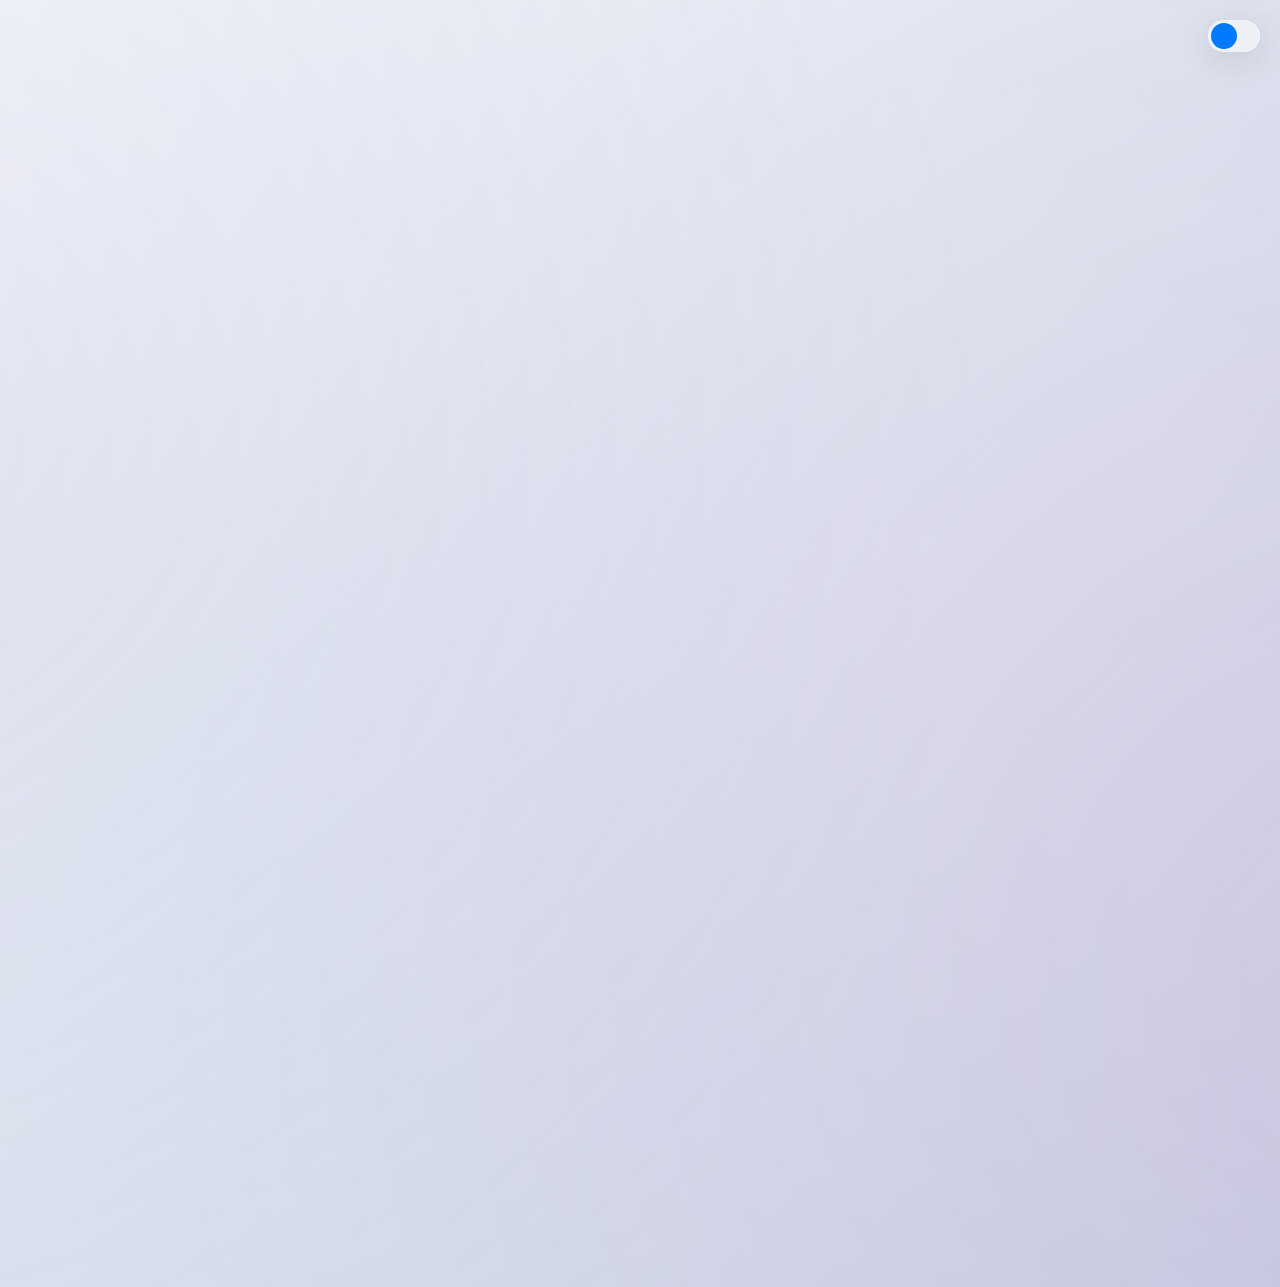
<file: navigation.html>
<!DOCTYPE html>
<html lang="zh-CN">
<head>
    <meta charset="UTF-8">
    <meta name="viewport" content="width=device-width, initial-scale=1.0">
    <title>不喝水就犯困 - 导航页</title>
    <link rel="stylesheet" href="https://cdnjs.cloudflare.com/ajax/libs/font-awesome/6.4.0/css/all.min.css">
    <style>
        :root {
            --ios-bg-light: #f5f5f7;
            --ios-bg-dark: #000000;
            --ios-card-light: #ffffff;
            --ios-card-dark: #1c1c1e;
            --ios-label-light: #000000;
            --ios-label-dark: #ffffff;
            --ios-secondary-light: #86868b;
            --ios-secondary-dark: #98989d;
            --ios-blue: #007aff;
            --ios-purple: #5e5ce6;
            --ios-pink: #ff375f;
            --ios-orange: #ff9500;
            --ios-green: #34c759;
            --ios-border-light: rgba(0, 0, 0, 0.08);
            --ios-border-dark: rgba(255, 255, 255, 0.15);
            
            --bg-color: var(--ios-bg-light);
            --card-bg: var(--ios-card-light);
            --text-color: var(--ios-label-light);
            --text-secondary: var(--ios-secondary-light);
            --border-color: var(--ios-border-light);
            --accent-color: var(--ios-blue);
            --shadow: 0 2px 16px rgba(0, 0, 0, 0.08);
        }

        * {
            margin: 0;
            padding: 0;
            box-sizing: border-box;
            font-family: -apple-system, BlinkMacSystemFont, 'SF Pro Display', 'PingFang SC', 'Microsoft YaHei', sans-serif;
        }

        body {
            background: linear-gradient(135deg, #f5f7fa 0%, #c3cfe2 100%);
            color: var(--text-color);
            min-height: 100vh;
            padding: 20px;
            transition: all 0.3s ease;
            position: relative;
            overflow-x: hidden;
        }

        body::before {
            content: '';
            position: fixed;
            top: -50%;
            left: -50%;
            width: 200%;
            height: 200%;
            background: radial-gradient(circle at 20% 50%, rgba(120, 119, 198, 0.1) 0%, transparent 50%),
                        radial-gradient(circle at 80% 80%, rgba(255, 119, 198, 0.1) 0%, transparent 50%);
            animation: backgroundMove 20s ease infinite;
            pointer-events: none;
            z-index: 0;
        }

        @keyframes backgroundMove {
            0%, 100% { transform: translate(0, 0) rotate(0deg); }
            50% { transform: translate(-5%, -5%) rotate(5deg); }
        }

        body.dark-mode {
            --bg-color: var(--ios-bg-dark);
            --card-bg: var(--ios-card-dark);
            --text-color: var(--ios-label-dark);
            --text-secondary: var(--ios-secondary-dark);
            --border-color: var(--ios-border-dark);
            --shadow: 0 2px 16px rgba(0, 0, 0, 0.5);
            background: linear-gradient(135deg, #0a0a0a 0%, #1a1a2e 100%);
        }

        body.dark-mode::before {
            background: radial-gradient(circle at 20% 50%, rgba(120, 119, 198, 0.15) 0%, transparent 50%),
                        radial-gradient(circle at 80% 80%, rgba(255, 119, 198, 0.15) 0%, transparent 50%);
        }

        /* 顶部控制栏 */
        .top-bar {
            position: fixed;
            top: 20px;
            right: 20px;
            display: flex;
            justify-content: flex-end;
            align-items: center;
            z-index: 100;
            max-width: 1400px;
            margin: 0 auto;
            backdrop-filter: blur(20px);
            -webkit-backdrop-filter: blur(20px);
        }

        .theme-toggle {
            width: 52px;
            height: 32px;
            background: rgba(255, 255, 255, 0.5);
            backdrop-filter: blur(10px);
            -webkit-backdrop-filter: blur(10px);
            border-radius: 16px;
            border: 1px solid rgba(255, 255, 255, 0.3);
            position: relative;
            cursor: pointer;
            transition: all 0.3s ease;
            box-shadow: 0 8px 32px rgba(0, 0, 0, 0.1);
        }

        body.dark-mode .theme-toggle {
            background: rgba(28, 28, 30, 0.5);
            border: 1px solid rgba(255, 255, 255, 0.08);
        }

        .theme-toggle:hover {
            transform: scale(1.05);
        }

        .theme-toggle::after {
            content: '';
            position: absolute;
            width: 26px;
            height: 26px;
            background: var(--accent-color);
            border-radius: 13px;
            top: 2px;
            left: 2px;
            transition: all 0.3s cubic-bezier(0.4, 0, 0.2, 1);
        }

        .dark-mode .theme-toggle::after {
            transform: translateX(20px);
            background: var(--ios-purple);
        }

        /* 容器 */
        .container {
            max-width: 1400px;
            margin: 0 auto;
            padding-top: 100px;
            position: relative;
            z-index: 1;
        }

        /* 头部 */
        .header {
            text-align: center;
            margin-bottom: 50px;
        }

        .header h1 {
            font-size: 3rem;
            font-weight: 700;
            margin-bottom: 8px;
            letter-spacing: -1px;
            background: linear-gradient(135deg, #667eea 0%, #764ba2 50%, #f093fb 100%);
            -webkit-background-clip: text;
            -webkit-text-fill-color: transparent;
            background-clip: text;
            animation: gradientShift 3s ease infinite;
            background-size: 200% 200%;
        }

        body.dark-mode .header h1 {
            background: linear-gradient(135deg, #a8edea 0%, #fed6e3 50%, #ffecd2 100%);
            -webkit-background-clip: text;
            -webkit-text-fill-color: transparent;
            background-clip: text;
        }

        @keyframes gradientShift {
            0%, 100% { background-position: 0% 50%; }
            50% { background-position: 100% 50%; }
        }

        .header .subtitle {
            font-size: 1.1rem;
            color: var(--text-secondary);
            font-weight: 400;
        }

        /* 搜索区域 */
        .search-section {
            background: rgba(255, 255, 255, 0.5);
            backdrop-filter: blur(20px);
            -webkit-backdrop-filter: blur(20px);
            padding: 32px;
            border-radius: 24px;
            margin-bottom: 40px;
            box-shadow: 0 8px 32px rgba(0, 0, 0, 0.1);
            border: 1px solid rgba(255, 255, 255, 0.3);
            transition: all 0.3s ease;
        }

        body.dark-mode .search-section {
            background: rgba(28, 28, 30, 0.5);
            border: 1px solid rgba(255, 255, 255, 0.08);
        }

        .search-section:hover {
            box-shadow: 0 12px 48px rgba(0, 0, 0, 0.15);
            transform: translateY(-2px);
        }

        .search-tabs {
            display: flex;
            justify-content: center;
            gap: 8px;
            margin-bottom: 24px;
            flex-wrap: wrap;
        }

        .search-tab {
            padding: 10px 20px;
            border: none;
            border-radius: 12px;
            background: rgba(120, 120, 128, 0.12);
            color: var(--text-color);
            cursor: pointer;
            transition: all 0.3s cubic-bezier(0.4, 0, 0.2, 1);
            font-size: 0.95rem;
            font-weight: 500;
            position: relative;
            overflow: hidden;
        }

        .search-tab::before {
            content: '';
            position: absolute;
            top: 50%;
            left: 50%;
            width: 0;
            height: 0;
            border-radius: 50%;
            background: rgba(255, 255, 255, 0.3);
            transform: translate(-50%, -50%);
            transition: width 0.6s, height 0.6s;
        }

        .search-tab:hover::before {
            width: 300px;
            height: 300px;
        }

        .search-tab:hover {
            background: rgba(120, 120, 128, 0.18);
            transform: translateY(-2px);
        }

        .search-tab.active {
            background: linear-gradient(135deg, #667eea 0%, #764ba2 100%);
            color: white;
            box-shadow: 0 4px 16px rgba(102, 126, 234, 0.4);
        }

        .search-tab.active:hover {
            transform: translateY(-2px);
            box-shadow: 0 6px 20px rgba(102, 126, 234, 0.5);
        }

        .search-box {
            display: flex;
            gap: 12px;
            max-width: 700px;
            margin: 0 auto;
            position: relative;
        }

        .search-input-wrapper {
            flex: 1;
            position: relative;
            display: flex;
            align-items: center;
        }

        .search-icon {
            position: absolute;
            left: 18px;
            color: var(--text-secondary);
            z-index: 1;
            pointer-events: none;
            transition: color 0.3s ease;
        }

        .search-input-wrapper:focus-within .search-icon {
            color: #667eea;
        }

        .search-input {
            width: 100%;
            padding: 16px 20px 16px 48px;
            border: 1px solid var(--border-color);
            border-radius: 14px;
            font-size: 1rem;
            background: rgba(120, 120, 128, 0.08);
            color: var(--text-color);
            transition: all 0.3s ease;
        }

        .search-input:focus {
            outline: none;
            border-color: #667eea;
            background: rgba(120, 120, 128, 0.12);
            box-shadow: 0 0 0 4px rgba(102, 126, 234, 0.1);
            transform: translateY(-1px);
        }

        .search-btn {
            padding: 0 32px;
            border: none;
            border-radius: 14px;
            background: linear-gradient(135deg, #667eea 0%, #764ba2 100%);
            color: white;
            cursor: pointer;
            font-size: 1rem;
            font-weight: 600;
            transition: all 0.3s cubic-bezier(0.4, 0, 0.2, 1);
            box-shadow: 0 4px 16px rgba(102, 126, 234, 0.3);
            position: relative;
            overflow: hidden;
        }

        .search-btn::before {
            content: '';
            position: absolute;
            top: 50%;
            left: 50%;
            width: 0;
            height: 0;
            border-radius: 50%;
            background: rgba(255, 255, 255, 0.3);
            transform: translate(-50%, -50%);
            transition: width 0.6s, height 0.6s;
        }

        .search-btn:hover::before {
            width: 300px;
            height: 300px;
        }

        .search-btn:hover {
            transform: translateY(-2px);
            box-shadow: 0 6px 24px rgba(102, 126, 234, 0.4);
        }

        .search-btn:active {
            transform: translateY(0);
        }

        /* 分类容器 */
        .category-container {
            display: grid;
            grid-template-columns: repeat(auto-fill, minmax(340px, 1fr));
            gap: 24px;
            margin-bottom: 40px;
        }

        .category {
            background: rgba(255, 255, 255, 0.5);
            backdrop-filter: blur(20px);
            -webkit-backdrop-filter: blur(20px);
            padding: 28px;
            border-radius: 24px;
            box-shadow: 0 8px 32px rgba(0, 0, 0, 0.1);
            border: 1px solid rgba(255, 255, 255, 0.3);
            transition: all 0.4s cubic-bezier(0.4, 0, 0.2, 1);
            position: relative;
            overflow: hidden;
        }

        body.dark-mode .category {
            background: rgba(28, 28, 30, 0.5);
            border: 1px solid rgba(255, 255, 255, 0.08);
        }

        .category::before {
            content: '';
            position: absolute;
            top: 0;
            left: -100%;
            width: 100%;
            height: 100%;
            background: linear-gradient(90deg, transparent, rgba(255, 255, 255, 0.2), transparent);
            transition: left 0.5s;
        }

        .category:hover::before {
            left: 100%;
        }

        .category:hover {
            transform: translateY(-6px) scale(1.02);
            box-shadow: 0 16px 48px rgba(0, 0, 0, 0.15);
        }

        body.dark-mode .category:hover {
            box-shadow: 0 16px 48px rgba(0, 0, 0, 0.6);
        }

        .category-header {
            display: flex;
            align-items: center;
            justify-content: space-between;
            margin-bottom: 24px;
            padding-bottom: 16px;
            border-bottom: 1px solid var(--border-color);
        }

        .category h2 {
            font-size: 1.4rem;
            font-weight: 600;
            display: flex;
            align-items: center;
            gap: 10px;
        }

        .category-icon {
            width: 32px;
            height: 32px;
            display: flex;
            align-items: center;
            justify-content: center;
            border-radius: 8px;
            font-size: 1.1rem;
        }

        /* iOS风格链接卡片 */
        .links {
            display: grid;
            grid-template-columns: repeat(auto-fill, minmax(150px, 1fr));
            gap: 16px;
        }

        .link-card {
            background: rgba(120, 120, 128, 0.08);
            padding: 20px;
            border-radius: 18px;
            text-decoration: none;
            color: var(--text-color);
            transition: all 0.4s cubic-bezier(0.4, 0, 0.2, 1);
            border: 1px solid var(--border-color);
            display: flex;
            flex-direction: column;
            align-items: center;
            text-align: center;
            position: relative;
            overflow: hidden;
        }

        .link-card::before {
            content: '';
            position: absolute;
            top: 50%;
            left: 50%;
            width: 0;
            height: 0;
            border-radius: 50%;
            background: rgba(255, 255, 255, 0.2);
            transform: translate(-50%, -50%);
            transition: width 0.6s, height 0.6s;
        }

        .link-card:hover::before {
            width: 300px;
            height: 300px;
        }

        .link-card:hover {
            background: rgba(120, 120, 128, 0.16);
            transform: translateY(-6px) scale(1.05);
            box-shadow: 0 12px 32px rgba(0, 0, 0, 0.15);
            border-color: rgba(102, 126, 234, 0.3);
        }

        .link-icon {
            width: 56px;
            height: 56px;
            display: flex;
            align-items: center;
            justify-content: center;
            border-radius: 16px;
            margin-bottom: 12px;
            font-size: 1.8rem;
            box-shadow: 0 4px 16px rgba(0, 0, 0, 0.15);
            transition: all 0.4s cubic-bezier(0.4, 0, 0.2, 1);
            position: relative;
            z-index: 1;
        }

        .link-card:hover .link-icon {
            transform: scale(1.1) rotate(5deg);
            box-shadow: 0 8px 24px rgba(0, 0, 0, 0.2);
        }

        .link-card h3 {
            font-size: 0.95rem;
            font-weight: 600;
            margin-bottom: 4px;
        }

        .link-card p {
            font-size: 0.8rem;
            color: var(--text-secondary);
            line-height: 1.3;
        }

        /* 页脚 */
        .footer {
            text-align: center;
            padding: 32px 0;
            color: var(--text-secondary);
            font-size: 0.9rem;
            border-top: 1px solid var(--border-color);
            margin-top: 40px;
            position: relative;
        }

        .footer::before {
            content: '';
            position: absolute;
            top: 0;
            left: 50%;
            transform: translateX(-50%);
            width: 100px;
            height: 2px;
            background: linear-gradient(90deg, transparent, var(--accent-color), transparent);
        }

        .footer a {
            color: var(--accent-color);
            text-decoration: none;
        }

        .stats {
            display: flex;
            justify-content: center;
            gap: 24px;
            margin-top: 12px;
            flex-wrap: wrap;
        }

        .stat-item {
            display: flex;
            align-items: center;
            gap: 6px;
        }

        /* 响应式 */
        @media (max-width: 768px) {
            .top-bar {
                right: 15px;
                top: 15px;
            }

            .container {
                padding-top: 100px;
            }

            .header h1 {
                font-size: 2.2rem;
            }

            .search-box {
                flex-direction: column;
            }

            .category-container {
                grid-template-columns: 1fr;
            }

            .links {
                grid-template-columns: repeat(auto-fill, minmax(130px, 1fr));
            }
        }

        /* 动画 */
        @keyframes fadeIn {
            from {
                opacity: 0;
                transform: translateY(30px) scale(0.95);
            }
            to {
                opacity: 1;
                transform: translateY(0) scale(1);
            }
        }

        @keyframes float {
            0%, 100% {
                transform: translateY(0px);
            }
            50% {
                transform: translateY(-10px);
            }
        }

        .fade-in {
            animation: fadeIn 0.6s cubic-bezier(0.4, 0, 0.2, 1) forwards;
            opacity: 0;
        }

        .category-icon {
            animation: float 3s ease-in-out infinite;
        }

        .category:nth-child(1) .category-icon {
            animation-delay: 0s;
        }

        .category:nth-child(2) .category-icon {
            animation-delay: 1s;
        }

        .category:nth-child(3) .category-icon {
            animation-delay: 2s;
        }
    </style>
</head>
        <!-- MapMyVisitors 统计代码 -->
       <script defer src="https://mapmyvisitors.com/js/1.0.1/mapmyvisitors.min.js"></script>
<script>
    window.mapmyvisitors = window.mapmyvisitors || function() { (window.mapmyvisitors.q = window.mapmyvisitors.q || []).push(arguments) };
    mapmyvisitors('trackPageView', '7Zd1y8OLRnC4AfA6L5-y3OzevUT5UBDFjys4SLMz_sI');
</script>
<body>
    <!-- 顶部控制栏 -->
    <div class="top-bar">
        <button class="theme-toggle" id="themeToggle" aria-label="切换主题"></button>
    </div>

    <div class="container">
        <!-- 头部 -->
        <div class="header fade-in">
            <h1>💧 不喝水就犯困</h1>
            <p class="subtitle">个性化导航 · 高效工作与生活</p>
        </div>

        <!-- 搜索区域 -->
        <div class="search-section fade-in" style="animation-delay: 0.1s;">
            <div class="search-tabs">
                <button class="search-tab active" onclick="switchSearch('google')">
                    <i class="fab fa-google"></i> Google
                </button>
                <button class="search-tab" onclick="switchSearch('bing')">
                    <i class="fab fa-microsoft"></i> Bing
                </button>
                <button class="search-tab" onclick="switchSearch('scholar')">
                    <i class="fas fa-graduation-cap"></i> Google Scholar
                </button>
            </div>
            <div class="search-box">
                <div class="search-input-wrapper">
                    <i class="fas fa-search search-icon"></i>
                    <input type="text" id="searchInput" class="search-input" placeholder="输入关键词搜索...">
                </div>
                <button class="search-btn" onclick="doSearch()">
                    <i class="fas fa-search"></i> 搜索
                </button>
            </div>
        </div>

        <!-- 分类区域 -->
        <div class="category-container">
            <!-- 常用AI网站 -->
            <div class="category fade-in" style="animation-delay: 0.2s;">
                <div class="category-header">
                    <h2>
                        <div class="category-icon" style="background: linear-gradient(135deg, #667eea 0%, #764ba2 100%);">
                            <i class="fas fa-robot" style="color: white;"></i>
                        </div>
                        常用AI网站
                    </h2>
                </div>
                <div class="links">
                    <a href="https://chatgpt.com" class="link-card" target="_blank">
                        <div class="link-icon" style="background: linear-gradient(135deg, #10a37f 0%, #0d8f6f 100%);">
                            <i class="fas fa-comment-dots" style="color: white;"></i>
                        </div>
                        <h3>ChatGPT</h3>
                        <p>OpenAI对话AI</p>
                    </a>
                    <a href="https://chat.deepseek.com" class="link-card" target="_blank">
                        <div class="link-icon" style="background: linear-gradient(135deg, #6c5ce7 0%, #5f4fd1 100%);">
                            <i class="fas fa-brain" style="color: white;"></i>
                        </div>
                        <h3>DeepSeek</h3>
                        <p>国产AI助手</p>
                    </a>
                    <a href="https://grok.com" class="link-card" target="_blank">
                        <div class="link-icon" style="background: linear-gradient(135deg, #bf2fbf 0%, #a02ba0 100%);">
                            <i class="fas fa-bolt" style="color: white;"></i>
                        </div>
                        <h3>Grok</h3>
                        <p>xAI的AI助手</p>
                    </a>
                    <a href="https://gemini.google.com/app" class="link-card" target="_blank">
                        <div class="link-icon" style="background: linear-gradient(135deg, #4285f4 0%, #357ae8 100%);">
                            <i class="fas fa-gem" style="color: white;"></i>
                        </div>
                        <h3>Gemini</h3>
                        <p>Google AI</p>
                    </a>
                    <a href="https://www.kimi.com" class="link-card" target="_blank">
                        <div class="link-icon" style="background: linear-gradient(135deg, #1e90ff 0%, #1873cc 100%);">
                            <i class="fas fa-moon" style="color: white;"></i>
                        </div>
                        <h3>Kimi</h3>
                        <p>月之暗面AI</p>
                    </a>
                    <a href="https://claude.ai/login" class="link-card" target="_blank">
                        <div class="link-icon" style="background: linear-gradient(135deg, #cc785c 0%, #b6614a 100%);">
                            <i class="fas fa-code" style="color: white;"></i>
                        </div>
                        <h3>Claude</h3>
                        <p>编程AI助手</p>
                    </a>
                </div>
            </div>

            <!-- 干活 -->
            <div class="category fade-in" style="animation-delay: 0.3s;">
                <div class="category-header">
                    <h2>
                        <div class="category-icon" style="background: linear-gradient(135deg, #34c759 0%, #2eb34a 100%);">
                            <i class="fas fa-briefcase" style="color: white;"></i>
                        </div>
                        干活
                    </h2>
                </div>
                <div class="links">
                    <a href="https://github.com" class="link-card" target="_blank">
                        <div class="link-icon" style="background: linear-gradient(135deg, #333 0%, #1a1a1a 100%);">
                            <i class="fab fa-github" style="color: white;"></i>
                        </div>
                        <h3>GitHub</h3>
                        <p>代码托管平台</p>
                    </a>
                    <a href="https://www.shejidaren.com/examples/tools/case-converter.html" class="link-card" target="_blank">
                        <div class="link-icon" style="background: linear-gradient(135deg, #5e5ce6 0%, #4f4ad1 100%);">
                            <i class="fas fa-font" style="color: white;"></i>
                        </div>
                        <h3>大小写转换</h3>
                        <p>文献命名工具</p>
                    </a>
                    <a href="https://scholar.google.com" class="link-card" target="_blank">
                        <div class="link-icon" style="background: linear-gradient(135deg, #4285f4 0%, #357ae8 100%);">
                            <i class="fas fa-graduation-cap" style="color: white;"></i>
                        </div>
                        <h3>Google Scholar</h3>
                        <p>学术文献搜索</p>
                    </a>
                    <a href="https://mathscinet.ams.org/mathscinet/publications-search" class="link-card" target="_blank">
                        <div class="link-icon" style="background: linear-gradient(135deg, #d63384 0%, #c22770 100%);">
                            <i class="fas fa-square-root-alt" style="color: white;"></i>
                        </div>
                        <h3>MathSciNet</h3>
                        <p>数学文献库</p>
                    </a>
                    <a href="https://www.researchgate.net" class="link-card" target="_blank">
                        <div class="link-icon" style="background: linear-gradient(135deg, #00d084 0%, #00b872 100%);">
                            <i class="fas fa-flask" style="color: white;"></i>
                        </div>
                        <h3>ResearchGate</h3>
                        <p>科研社交网络</p>
                    </a>
                </div>
            </div>

            <!-- 划水 -->
            <div class="category fade-in" style="animation-delay: 0.4s;">
                <div class="category-header">
                    <h2>
                        <div class="category-icon" style="background: linear-gradient(135deg, #ff375f 0%, #e6304f 100%);">
                            <i class="fas fa-coffee" style="color: white;"></i>
                        </div>
                        划水
                    </h2>
                </div>
                <div class="links">
                    <a href="https://www.youtube.com" class="link-card" target="_blank">
                        <div class="link-icon" style="background: linear-gradient(135deg, #ff0000 0%, #cc0000 100%);">
                            <i class="fab fa-youtube" style="color: white;"></i>
                        </div>
                        <h3>YouTube</h3>
                        <p>视频分享平台</p>
                    </a>
                    <a href="https://www.bilibili.com" class="link-card" target="_blank">
                        <div class="link-icon" style="background: linear-gradient(135deg, #fb7299 0%, #f25d8a 100%);">
                            <i class="fas fa-tv" style="color: white;"></i>
                        </div>
                        <h3>哔哩哔哩</h3>
                        <p>年轻人社区</p>
                    </a>
                    <a href="https://www.zhihu.com" class="link-card" target="_blank">
                        <div class="link-icon" style="background: linear-gradient(135deg, #0084ff 0%, #0070d9 100%);">
                            <i class="fas fa-lightbulb" style="color: white;"></i>
                        </div>
                        <h3>知乎</h3>
                        <p>问答社区</p>
                    </a>
                    <a href="https://www.xiaohongshu.com/explore" class="link-card" target="_blank">
                        <div class="link-icon" style="background: linear-gradient(135deg, #ff2442 0%, #e61e39 100%);">
                            <i class="fas fa-book-open" style="color: white;"></i>
                        </div>
                        <h3>小红书</h3>
                        <p>生活分享社区</p>
                    </a>
                    <a href="https://www.pinterest.com" class="link-card" target="_blank">
                        <div class="link-icon" style="background: linear-gradient(135deg, #e60023 0%, #c9001f 100%);">
                            <i class="fab fa-pinterest" style="color: white;"></i>
                        </div>
                        <h3>Pinterest</h3>
                        <p>图片分享</p>
                    </a>
                </div>
            </div>
        </div>

        <!-- 页脚 -->
        <div class="footer fade-in" style="animation-delay: 0.5s;">
            <p>© 2025 不喝水就犯困的导航 | <a href="https://chenyangli-phd.github.io" target="_blank">个人主页</a></p>
            <div class="stats">
                <div class="stat-item">
                    <i class="fas fa-link"></i>
                    <span>已保存 <span id="linkCount">16</span> 个链接</span>
                </div>
                <div class="stat-item">
                    <i class="fas fa-calendar"></i>
                    <span>更新于 <span id="lastUpdate">2025-12-19</span></span>
                </div>
            </div>
        </div>
    </div>

    <script>
        let currentEngine = 'google';

        function init() {
            updateLinkCount();
            
            const savedTheme = localStorage.getItem('theme');
            if (savedTheme === 'dark') {
                document.body.classList.add('dark-mode');
            }
            
            document.getElementById('searchInput').addEventListener('keypress', function(e) {
                if (e.key === 'Enter') doSearch();
            });
            
            document.getElementById('themeToggle').addEventListener('click', toggleTheme);
        }

        function switchSearch(engine) {
            currentEngine = engine;
            document.querySelectorAll('.search-tab').forEach(tab => tab.classList.remove('active'));
            event.target.classList.add('active');
            
            const placeholders = {
                google: '在Google中搜索...',
                bing: '在Bing中搜索...',
                scholar: '在Google Scholar中搜索...'
            };
            document.getElementById('searchInput').placeholder = placeholders[engine];
        }

        function doSearch() {
            const query = document.getElementById('searchInput').value.trim();
            if (!query) return;

            const engines = {
                google: `https://www.google.com/search?q=${encodeURIComponent(query)}`,
                bing: `https://www.bing.com/search?q=${encodeURIComponent(query)}`,
                scholar: `https://scholar.google.com/scholar?q=${encodeURIComponent(query)}`
            };

            window.open(engines[currentEngine], '_blank');
        }

        function toggleTheme() {
            document.body.classList.toggle('dark-mode');
            localStorage.setItem('theme', document.body.classList.contains('dark-mode') ? 'dark' : 'light');
        }

        function updateLinkCount() {
            document.getElementById('linkCount').textContent = document.querySelectorAll('.link-card').length;
        }

        window.onload = init;
    </script>
</body>
</html>
</file>
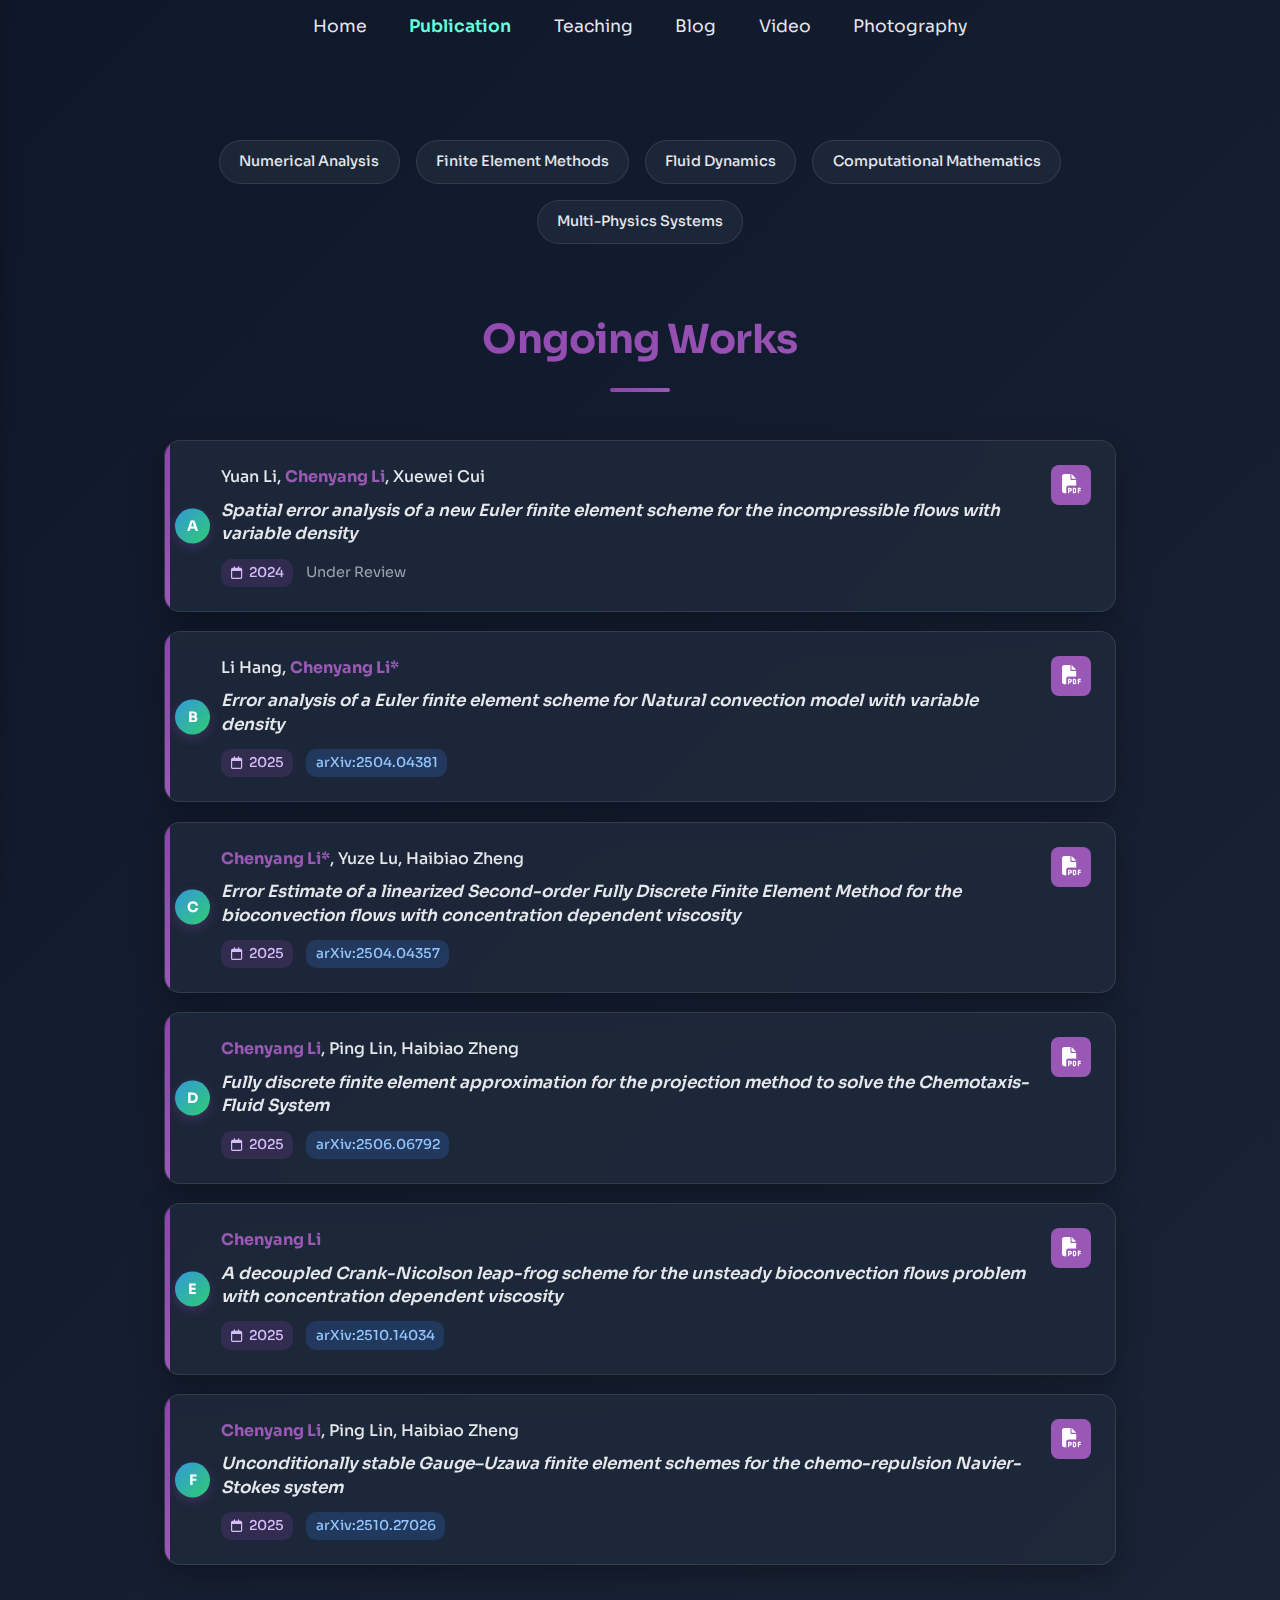
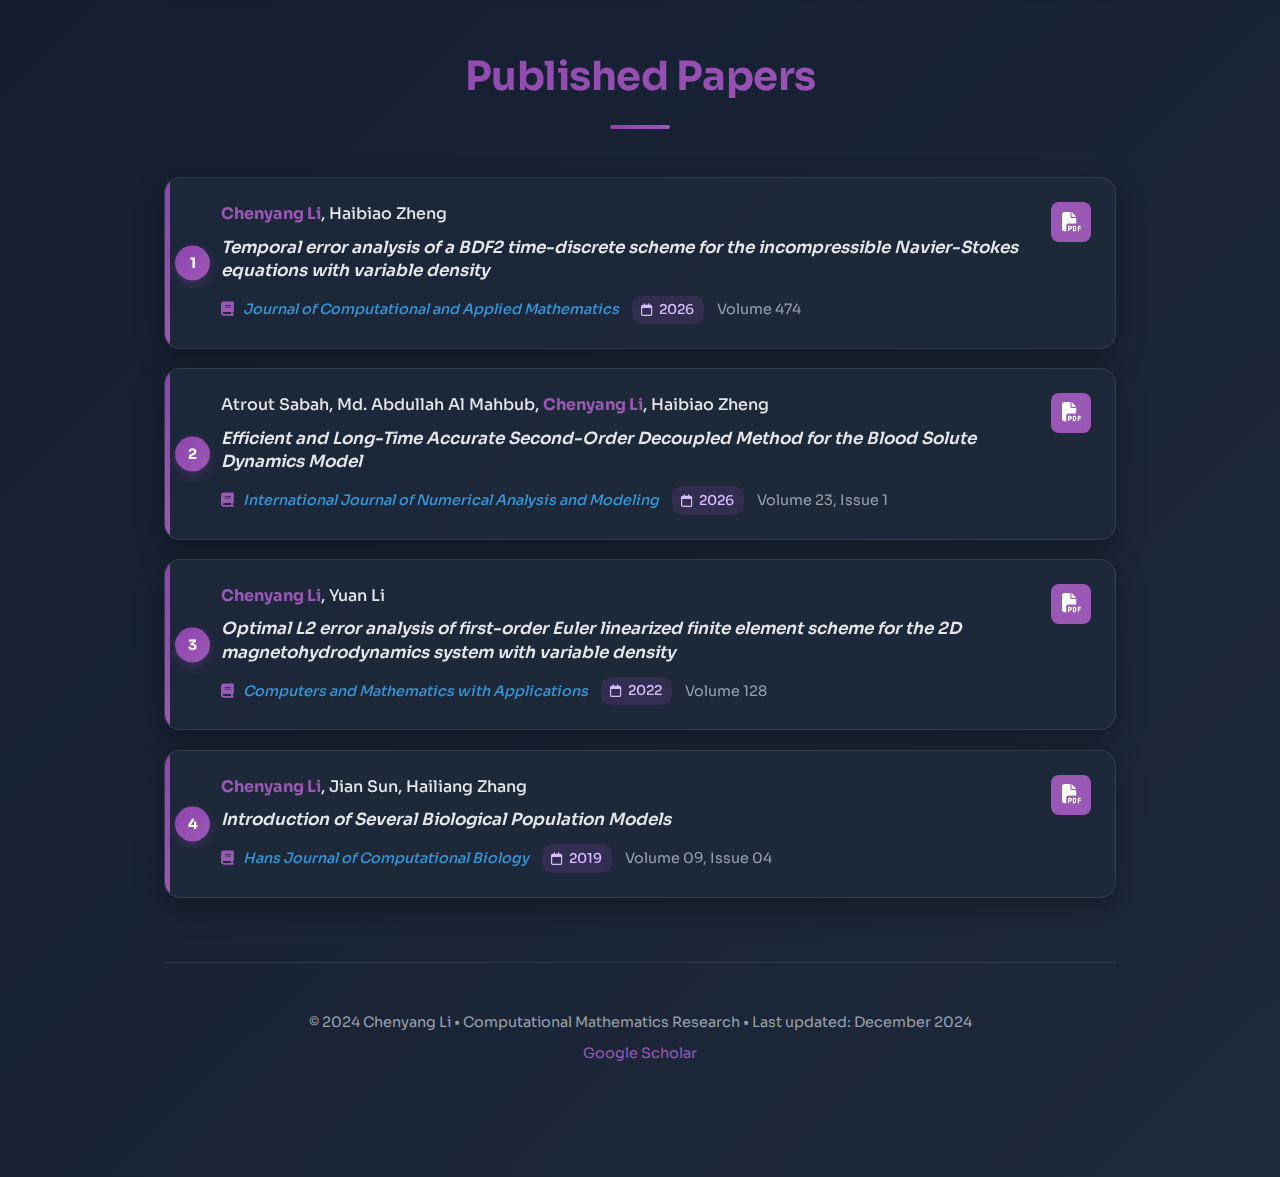
<file: publication.html>
<!DOCTYPE html>
<html lang="en">
<head>
    <meta charset="UTF-8">
    <meta name="viewport" content="width=device-width, initial-scale=1.0">
    <title>Publications - Chenyang Li</title>
    <link rel="preconnect" href="https://fonts.googleapis.com">
    <link rel="preconnect" href="https://fonts.gstatic.com" crossorigin>
    <link href="https://fonts.googleapis.com/css2?family=Sora:wght@400;500;600;700;800&display=swap" rel="stylesheet">
    <link rel="stylesheet" href="css/components/base.css" />
    <link rel="stylesheet" href="css/components/header.css" />
    <link rel="stylesheet" href="css/components/sidebar.css" />
    <link rel="stylesheet" href="css/components/theme.css" />
    <link rel="stylesheet" href="https://cdnjs.cloudflare.com/ajax/libs/font-awesome/6.5.1/css/all.min.css">
    <!-- MapMyVisitors 统计代码 -->
    <script defer src="https://mapmyvisitors.com/js/1.0.1/mapmyvisitors.min.js"></script>
    <script>
        window.mapmyvisitors = window.mapmyvisitors || function() { (window.mapmyvisitors.q = window.mapmyvisitors.q || []).push(arguments) };
        mapmyvisitors('trackPageView', '7Zd1y8OLRnC4AfA6L5-y3OzevUT5UBDFjys4SLMz_sI');
    </script>
    <style>
        :root {
            --primary-purple: #8e44ad;
            --accent-color: #9b59b6;
            --accent-light: rgba(155, 89, 182, 0.15);
            --secondary-color: #3498db;
            --border-color: #374151;
            --card-shadow: 0 10px 30px rgba(0, 0, 0, 0.3);
            --card-radius: 16px;
            --gradient: linear-gradient(135deg, #8e44ad 0%, #9b59b6 100%);
            --text-color: #e5e7eb;
            --text-secondary: #9ca3af;
            --bg-color: #0f172a;
            --card-bg: rgba(30, 41, 59, 0.8);
        }

        body {
            background: linear-gradient(135deg, #0f172a 0%, #1e293b 100%);
            min-height: 100vh;
            font-family: 'Sora', 'Segoe UI', Tahoma, Geneva, Verdana, sans-serif;
            color: var(--text-color);
        }

        main {
            padding: 4rem 1.5rem;
            max-width: 1000px;
            margin: 0 auto;
            animation: fadeIn 0.6s ease-out;
        }

        @keyframes fadeIn {
            from { opacity: 0; transform: translateY(20px); }
            to { opacity: 1; transform: translateY(0); }
        }

        .section-header {
            text-align: center;
            margin-bottom: 3rem;
            position: relative;
        }

        .section-title {
            font-size: 2.5rem;
            font-weight: 700;
            margin-bottom: 1rem;
            background: linear-gradient(135deg, #8e44ad 0%, #9b59b6 100%);
            -webkit-background-clip: text;
            -webkit-text-fill-color: transparent;
            background-clip: text;
            letter-spacing: -0.5px;
        }

        .title-underline {
            height: 4px;
            width: 60px;
            background: linear-gradient(to right, #8e44ad, #9b59b6);
            margin: 0 auto;
            border-radius: 2px;
        }

        .glass-card {
            background: rgba(30, 41, 59, 0.8);
            backdrop-filter: blur(10px);
            border: 1px solid rgba(255, 255, 255, 0.1);
            border-radius: var(--card-radius);
            box-shadow: var(--card-shadow);
            transition: all 0.3s ease;
        }

        .publication-list {
            display: flex;
            flex-direction: column;
            gap: 1.2rem;
        }

        .publication-item {
            background: rgba(30, 41, 59, 0.8);
            backdrop-filter: blur(10px);
            border: 1px solid rgba(255, 255, 255, 0.1);
            border-radius: var(--card-radius);
            padding: 1.5rem 1.5rem 1.5rem 3.5rem;
            transition: all 0.4s cubic-bezier(0.4, 0, 0.2, 1);
            position: relative;
            overflow: hidden;
            min-height: 100px;
        }

        .publication-item:hover {
            transform: translateY(-3px);
            box-shadow: 0 10px 25px rgba(0, 0, 0, 0.3);
            border-color: var(--accent-color);
        }

        .publication-item::before {
            content: '';
            position: absolute;
            top: 0;
            left: 0;
            width: 5px;
            height: 100%;
            background: linear-gradient(135deg, #8e44ad 0%, #9b59b6 100%);
            border-radius: 3px 0 0 3px;
        }

        .paper-number {
            position: absolute;
            left: 10px;
            top: 50%;
            transform: translateY(-50%);
            width: 35px;
            height: 35px;
            background: linear-gradient(135deg, #8e44ad 0%, #9b59b6 100%);
            color: white;
            border-radius: 50%;
            display: flex;
            align-items: center;
            justify-content: center;
            font-weight: 700;
            font-size: 0.9rem;
            box-shadow: 0 4px 12px rgba(142, 68, 173, 0.3);
            z-index: 2;
        }

        .paper-number.ongoing {
            background: linear-gradient(135deg, #3498db 0%, #2ecc71 100%);
        }

        .publication-content {
            display: flex;
            justify-content: space-between;
            align-items: flex-start;
            gap: 1rem;
            width: 100%;
        }

        .publication-details {
            flex: 1;
            min-width: 0;
        }

        /* 作者信息样式 */
        .publication-authors {
            font-size: 1rem;
            line-height: 1.5;
            margin-bottom: 0.6rem;
            color: var(--text-color);
            font-weight: 500;
        }

        .highlight-author {
            font-weight: 700;
            color: #9b59b6;
            position: relative;
        }

        /* 标题样式 */
        .publication-title {
            font-size: 1.05rem;
            font-weight: 600;
            line-height: 1.4;
            margin-bottom: 0.8rem;
            color: var(--text-color);
            transition: color 0.3s ease;
            font-style: italic;
        }

        .publication-item:hover .publication-title {
            color: #9b59b6;
        }

        .publication-meta {
            display: flex;
            flex-wrap: wrap;
            align-items: center;
            gap: 0.8rem;
            font-size: 0.9rem;
            color: var(--text-secondary);
        }

        .publication-venue {
            font-style: italic;
            color: #3498db;
            font-weight: 500;
        }

        .publication-venue i {
            margin-right: 6px;
            color: #9b59b6;
        }

        .publication-year {
            background: rgba(142, 68, 173, 0.2);
            color: #d6bcfa;
            padding: 0.2rem 0.6rem;
            border-radius: 10px;
            font-weight: 500;
            font-size: 0.85rem;
        }

        .publication-year i {
            margin-right: 4px;
            font-size: 0.8rem;
        }

        .pdf-btn {
            display: flex;
            align-items: center;
            justify-content: center;
            width: 40px;
            height: 40px;
            background: linear-gradient(135deg, #8e44ad 0%, #9b59b6 100%);
            color: white;
            border-radius: 8px;
            font-size: 1.2rem;
            transition: all 0.3s ease;
            flex-shrink: 0;
            text-decoration: none;
            position: relative;
            overflow: hidden;
        }

        .pdf-btn::before {
            content: '';
            position: absolute;
            top: 0;
            left: 0;
            width: 100%;
            height: 100%;
            background: linear-gradient(135deg, rgba(255, 255, 255, 0.1) 0%, transparent 100%);
            z-index: 1;
        }

        .pdf-btn i {
            position: relative;
            z-index: 2;
        }

        .pdf-btn:hover {
            transform: translateY(-2px) scale(1.1);
            box-shadow: 0 6px 20px rgba(142, 68, 173, 0.4);
        }

        .arxiv-id {
            display: inline-flex;
            align-items: center;
            gap: 5px;
            padding: 0.2rem 0.6rem;
            background: rgba(59, 130, 246, 0.2);
            color: #93c5fd;
            border-radius: 10px;
            font-size: 0.85rem;
            font-weight: 500;
            text-decoration: none;
            transition: all 0.3s ease;
        }

        .arxiv-id:hover {
            background: rgba(59, 130, 246, 0.3);
        }

        @media (max-width: 768px) {
            main {
                padding: 3rem 1rem;
            }
            
            .section-title {
                font-size: 2rem;
            }
            
            .publication-item {
                padding: 1.2rem 1.2rem 1.2rem 3.2rem;
            }
            
            .publication-content {
                flex-direction: column;
                align-items: stretch;
                gap: 0.8rem;
            }
            
            .pdf-btn {
                align-self: flex-end;
                width: 36px;
                height: 36px;
                font-size: 1rem;
            }
            
            .publication-authors {
                font-size: 0.95rem;
            }
            
            .publication-title {
                font-size: 0.95rem;
            }
            
            .paper-number {
                left: 8px;
                width: 30px;
                height: 30px;
                font-size: 0.8rem;
            }
        }

        @media (max-width: 480px) {
            .section-title {
                font-size: 1.8rem;
            }
            
            .publication-meta {
                flex-direction: column;
                align-items: flex-start;
                gap: 0.5rem;
            }
        }

        .page-header {
            text-align: center;
            margin-bottom: 4rem;
        }

        .research-areas {
            display: flex;
            justify-content: center;
            flex-wrap: wrap;
            gap: 1rem;
            margin-top: 2rem;
        }

        .research-tag {
            background: rgba(30, 41, 59, 0.8);
            border: 1px solid rgba(255, 255, 255, 0.1);
            padding: 0.6rem 1.2rem;
            border-radius: 25px;
            font-size: 0.9rem;
            font-weight: 500;
            color: var(--text-color);
            transition: all 0.3s ease;
        }

        .research-tag:hover {
            transform: translateY(-2px);
            border-color: #9b59b6;
        }

        .page-footer {
            text-align: center;
            padding: 3rem 0;
            color: var(--text-secondary);
            font-size: 0.9rem;
            border-top: 1px solid rgba(255, 255, 255, 0.1);
            margin-top: 4rem;
        }

        .page-footer a {
            color: #9b59b6;
            text-decoration: none;
        }

        .page-footer a:hover {
            text-decoration: underline;
        }

        /* Published Papers前面的间距 */
        .published-section {
            margin-top: 5rem;
        }

        /* 简化侧边栏样式 */
        .sidebar {
            background: rgba(15, 23, 42, 0.95);
            backdrop-filter: blur(10px);
            border-right: 1px solid rgba(255, 255, 255, 0.1);
        }

        .nav-btn {
            color: var(--text-color);
            border: 1px solid rgba(255, 255, 255, 0.1);
            background: rgba(30, 41, 59, 0.5);
        }

        .nav-btn:hover {
            background: rgba(155, 89, 182, 0.2);
            border-color: #9b59b6;
            color: #9b59b6;
        }

        .nav-btn.is-active {
            background: rgba(155, 89, 182, 0.3);
            border-color: #9b59b6;
            color: #9b59b6;
        }

        .sidebar-close-btn {
            color: var(--text-color);
            background: rgba(30, 41, 59, 0.5);
            border: 1px solid rgba(255, 255, 255, 0.1);
        }

        .sidebar-close-btn:hover {
            background: rgba(155, 89, 182, 0.2);
            border-color: #9b59b6;
            color: #9b59b6;
        }

        .sidebar-toggle-btn { display: none !important; }
    </style>
</head>
<body class="dark-theme">
    <nav class="top-navbar" style="width:100%;padding:0.8rem 0 0.2rem 0;text-align:center;font-size:1.08rem;background:none !important;box-shadow:none !important;border:none !important;z-index:1001;">
        <a href="index.html" style="color:inherit;text-decoration:none;margin:0 1.2rem;">Home</a>
        <a href="publication.html" style="color:#64ffda;font-weight:600;text-decoration:none;margin:0 1.2rem;">Publication</a>
        <a href="teaching.html" style="color:inherit;text-decoration:none;margin:0 1.2rem;">Teaching</a>
        <a href="assets/blogs/index.html" style="color:inherit;text-decoration:none;margin:0 1.2rem;">Blog</a>
        <a href="video.html" style="color:inherit;text-decoration:none;margin:0 1.2rem;">Video</a>
        <a href="assets/photography-blog/index.html" style="color:inherit;text-decoration:none;margin:0 1.2rem;">Photography</a>
    </nav>
    
        <!-- <header class="main-header">
            <button id="sidebar-toggle" class="sidebar-toggle-btn" aria-label="Open Menu">
                <i class="fas fa-bars"></i>
            </button>
        </header> -->
    <aside id="sidebar" class="sidebar">
        <button id="sidebar-close" class="sidebar-close-btn" aria-label="Close Menu">
            <i class="fas fa-times"></i>
        </button>
        <div style="margin-top:3.5rem;"></div>
        <nav class="main-nav">
            <a href="index.html" class="nav-btn">Home</a>
            <a href="teaching.html" class="nav-btn">Teaching</a>
            <a href="assets/blogs/index.html" class="nav-btn">Blog</a>
            <a href="video.html" class="nav-btn">Video</a>
            <a href="assets/photography-blog/index.html" class="nav-btn">Photography</a>
            <a href="publication.html" class="nav-btn is-active">Publication</a>
        </nav>
    </aside>

    <main>
        <div class="page-header">
            <div class="research-areas">
                <span class="research-tag">Numerical Analysis</span>
                <span class="research-tag">Finite Element Methods</span>
                <span class="research-tag">Fluid Dynamics</span>
                <span class="research-tag">Computational Mathematics</span>
                <span class="research-tag">Multi-Physics Systems</span>
            </div>
        </div>

        <!-- Ongoing Works 放在前面 -->
        <div class="section">
            <div class="section-header">
                <h2 class="section-title">Ongoing Works</h2>
                <div class="title-underline"></div>
            </div>
            
            <div class="publication-list">
                <!-- Work 1 -->
                <div class="publication-item glass-card">
                    <div class="paper-number ongoing">A</div>
                    <div class="publication-content">
                        <div class="publication-details">
                            <div class="publication-authors">
                                Yuan Li, <span class="highlight-author">Chenyang Li</span>, Xuewei Cui
                            </div>
                            <div class="publication-title">
                                Spatial error analysis of a new Euler finite element scheme for the incompressible flows with variable density
                            </div>
                            <div class="publication-meta">
                                <span class="publication-year"><i class="far fa-calendar"></i> 2024</span>
                                <span>Under Review</span>
                            </div>
                        </div>
                        <a href="#" class="pdf-btn" target="_blank">
                            <i class="fas fa-file-pdf"></i>
                        </a>
                    </div>
                </div>

                <!-- Work 2 -->
                <div class="publication-item glass-card">
                    <div class="paper-number ongoing">B</div>
                    <div class="publication-content">
                        <div class="publication-details">
                            <div class="publication-authors">
                                Li Hang, <span class="highlight-author">Chenyang Li*</span>
                            </div>
                            <div class="publication-title">
                                Error analysis of a Euler finite element scheme for Natural convection model with variable density
                            </div>
                            <div class="publication-meta">
                                <span class="publication-year"><i class="far fa-calendar"></i> 2025</span>
                                <a href="https://arxiv.org/abs/2504.04381" class="arxiv-id" target="_blank">
                                    arXiv:2504.04381
                                </a>
                            </div>
                        </div>
                        <a href="https://arxiv.org/abs/2504.04381" class="pdf-btn" target="_blank">
                            <i class="fas fa-file-pdf"></i>
                        </a>
                    </div>
                </div>

                <!-- Work 3 -->
                <div class="publication-item glass-card">
                    <div class="paper-number ongoing">C</div>
                    <div class="publication-content">
                        <div class="publication-details">
                            <div class="publication-authors">
                                <span class="highlight-author">Chenyang Li*</span>, Yuze Lu, Haibiao Zheng
                            </div>
                            <div class="publication-title">
                                Error Estimate of a linearized Second-order Fully Discrete Finite Element Method for the bioconvection flows with concentration dependent viscosity
                            </div>
                            <div class="publication-meta">
                                <span class="publication-year"><i class="far fa-calendar"></i> 2025</span>
                                <a href="https://arxiv.org/abs/2504.04357" class="arxiv-id" target="_blank">
                                    arXiv:2504.04357
                                </a>
                            </div>
                        </div>
                        <a href="https://arxiv.org/abs/2504.04357" class="pdf-btn" target="_blank">
                            <i class="fas fa-file-pdf"></i>
                        </a>
                    </div>
                </div>

                <!-- Work 4 -->
                <div class="publication-item glass-card">
                    <div class="paper-number ongoing">D</div>
                    <div class="publication-content">
                        <div class="publication-details">
                            <div class="publication-authors">
                                <span class="highlight-author">Chenyang Li</span>, Ping Lin, Haibiao Zheng
                            </div>
                            <div class="publication-title">
                                Fully discrete finite element approximation for the projection method to solve the Chemotaxis-Fluid System
                            </div>
                            <div class="publication-meta">
                                <span class="publication-year"><i class="far fa-calendar"></i> 2025</span>
                                <a href="https://arxiv.org/abs/2506.06792" class="arxiv-id" target="_blank">
                                    arXiv:2506.06792
                                </a>
                            </div>
                        </div>
                        <a href="https://arxiv.org/abs/2506.06792" class="pdf-btn" target="_blank">
                            <i class="fas fa-file-pdf"></i>
                        </a>
                    </div>
                </div>

                <!-- Work 5 -->
                <div class="publication-item glass-card">
                    <div class="paper-number ongoing">E</div>
                    <div class="publication-content">
                        <div class="publication-details">
                            <div class="publication-authors">
                                <span class="highlight-author">Chenyang Li</span>
                            </div>
                            <div class="publication-title">
                                A decoupled Crank-Nicolson leap-frog scheme for the unsteady bioconvection flows problem with concentration dependent viscosity
                            </div>
                            <div class="publication-meta">
                                <span class="publication-year"><i class="far fa-calendar"></i> 2025</span>
                                <a href="https://arxiv.org/abs/2510.14034" class="arxiv-id" target="_blank">
                                    arXiv:2510.14034
                                </a>
                            </div>
                        </div>
                        <a href="https://arxiv.org/abs/2510.14034" class="pdf-btn" target="_blank">
                            <i class="fas fa-file-pdf"></i>
                        </a>
                    </div>
                </div>

                <!-- Work 6 -->
                <div class="publication-item glass-card">
                    <div class="paper-number ongoing">F</div>
                    <div class="publication-content">
                        <div class="publication-details">
                            <div class="publication-authors">
                                <span class="highlight-author">Chenyang Li</span>, Ping Lin, Haibiao Zheng
                            </div>
                            <div class="publication-title">
                                Unconditionally stable Gauge–Uzawa finite element schemes for the chemo-repulsion Navier-Stokes system
                            </div>
                            <div class="publication-meta">
                                <span class="publication-year"><i class="far fa-calendar"></i> 2025</span>
                                <a href="https://arxiv.org/abs/2510.27026" class="arxiv-id" target="_blank">
                                    arXiv:2510.27026
                                </a>
                            </div>
                        </div>
                        <a href="https://arxiv.org/abs/2510.27026" class="pdf-btn" target="_blank">
                            <i class="fas fa-file-pdf"></i>
                        </a>
                    </div>
                </div>
            </div>
        </div>

        <!-- Published Papers 放在后面，增加间距 -->
        <div class="section published-section">
            <div class="section-header">
                <h2 class="section-title">Published Papers</h2>
                <div class="title-underline"></div>
            </div>
            
            <div class="publication-list">
                <!-- Paper 1 -->
                <div class="publication-item glass-card">
                    <div class="paper-number">1</div>
                    <div class="publication-content">
                        <div class="publication-details">
                            <div class="publication-authors">
                                <span class="highlight-author">Chenyang Li</span>, Haibiao Zheng
                            </div>
                            <div class="publication-title">
                                Temporal error analysis of a BDF2 time-discrete scheme for the incompressible Navier-Stokes equations with variable density
                            </div>
                            <div class="publication-meta">
                                <span class="publication-venue">
                                    <i class="fas fa-book"></i> Journal of Computational and Applied Mathematics
                                </span>
                                <span class="publication-year"><i class="far fa-calendar"></i> 2026</span>
                                <span>Volume 474</span>
                            </div>
                        </div>
                        <a href="assets/resume/Temporal%20error%20analysis%20of%20a%20BDF2%20time-discrete%20scheme%20for%20theincompressible%20Navier%E2%80%93Stokes%20equations%20with%20variable%20density.pdf" class="pdf-btn" target="_blank">
                            <i class="fas fa-file-pdf"></i>
                        </a>
                    </div>
                </div>

                <!-- Paper 2 -->
                <div class="publication-item glass-card">
                    <div class="paper-number">2</div>
                    <div class="publication-content">
                        <div class="publication-details">
                            <div class="publication-authors">
                                Atrout Sabah, Md. Abdullah Al Mahbub, <span class="highlight-author">Chenyang Li</span>, Haibiao Zheng
                            </div>
                            <div class="publication-title">
                                Efficient and Long-Time Accurate Second-Order Decoupled Method for the Blood Solute Dynamics Model
                            </div>
                            <div class="publication-meta">
                                <span class="publication-venue">
                                    <i class="fas fa-book"></i> International Journal of Numerical Analysis and Modeling
                                </span>
                                <span class="publication-year"><i class="far fa-calendar"></i> 2026</span>
                                <span>Volume 23, Issue 1</span>
                            </div>
                        </div>
                        <a href="assets/resume/Efficient%20And%20Long-Time%20Accurate%20Second-Order%20Decoupled%20Method%20For%20The%20Blood%20Solute%20Dynamics%20Model.pdf" class="pdf-btn" target="_blank">
                            <i class="fas fa-file-pdf"></i>
                        </a>
                    </div>
                </div>

                <!-- Paper 3 -->
                <div class="publication-item glass-card">
                    <div class="paper-number">3</div>
                    <div class="publication-content">
                        <div class="publication-details">
                            <div class="publication-authors">
                                <span class="highlight-author">Chenyang Li</span>, Yuan Li
                            </div>
                            <div class="publication-title">
                                Optimal L2 error analysis of first-order Euler linearized finite element scheme for the 2D magnetohydrodynamics system with variable density
                            </div>
                            <div class="publication-meta">
                                <span class="publication-venue">
                                    <i class="fas fa-book"></i> Computers and Mathematics with Applications
                                </span>
                                <span class="publication-year"><i class="far fa-calendar"></i> 2022</span>
                                <span>Volume 128</span>
                            </div>
                        </div>
                            <a href="assets/resume/Optimal L2 error analysis of first-order Euler linearized finite element scheme for the 2D magnetohydrodynamics system with variable density.pdf" class="pdf-btn" target="_blank">
                                <i class="fas fa-file-pdf"></i>
                            </a>
                    </div>
                </div>

                <!-- Paper 4 -->
                <div class="publication-item glass-card">
                    <div class="paper-number">4</div>
                    <div class="publication-content">
                        <div class="publication-details">
                            <div class="publication-authors">
                                <span class="highlight-author">Chenyang Li</span>, Jian Sun, Hailiang Zhang
                            </div>
                            <div class="publication-title">
                                Introduction of Several Biological Population Models
                            </div>
                            <div class="publication-meta">
                                <span class="publication-venue">
                                    <i class="fas fa-book"></i> Hans Journal of Computational Biology
                                </span>
                                <span class="publication-year"><i class="far fa-calendar"></i> 2019</span>
                                <span>Volume 09, Issue 04</span>
                            </div>
                        </div>
                       <a href="assets/resume/Introduction of Several Biological Population Models.pdf" class="pdf-btn" target="_blank">
                            <i class="fas fa-file-pdf"></i>
                        </a>
                    </div>
                </div>
            </div>
        </div>

        <div class="page-footer">
            <p>© 2024 Chenyang Li • Computational Mathematics Research • Last updated: December 2024</p>
            <p style="margin-top: 0.5rem;">
                <a href="https://scholar.google.com/citations?user=EdKat8YAAAAJ&hl=zh-CN" target="_blank">Google Scholar</a>
            </p>
        </div>
    </main>

    <script src="js/scripts.js"></script>
    <script>
        // 侧边栏交互（已移除移动端三条杠按钮）
        document.addEventListener('DOMContentLoaded', function() {
            var sidebar = document.getElementById('sidebar');
            var closeBtn = document.getElementById('sidebar-close');
            // 关闭侧边栏
            closeBtn.addEventListener('click', function() {
                sidebar.classList.remove('open');
            });
            // 点击侧边栏外部关闭
            sidebar.addEventListener('click', function(e) {
                if (e.target === sidebar) {
                    sidebar.classList.remove('open');
                }
            });
            // 点击导航项后自动关闭
            sidebar.querySelectorAll('a').forEach(function(link) {
                link.addEventListener('click', function() {
                    sidebar.classList.remove('open');
                });
            });
        });
    </script>
</body>
</html>
</file>
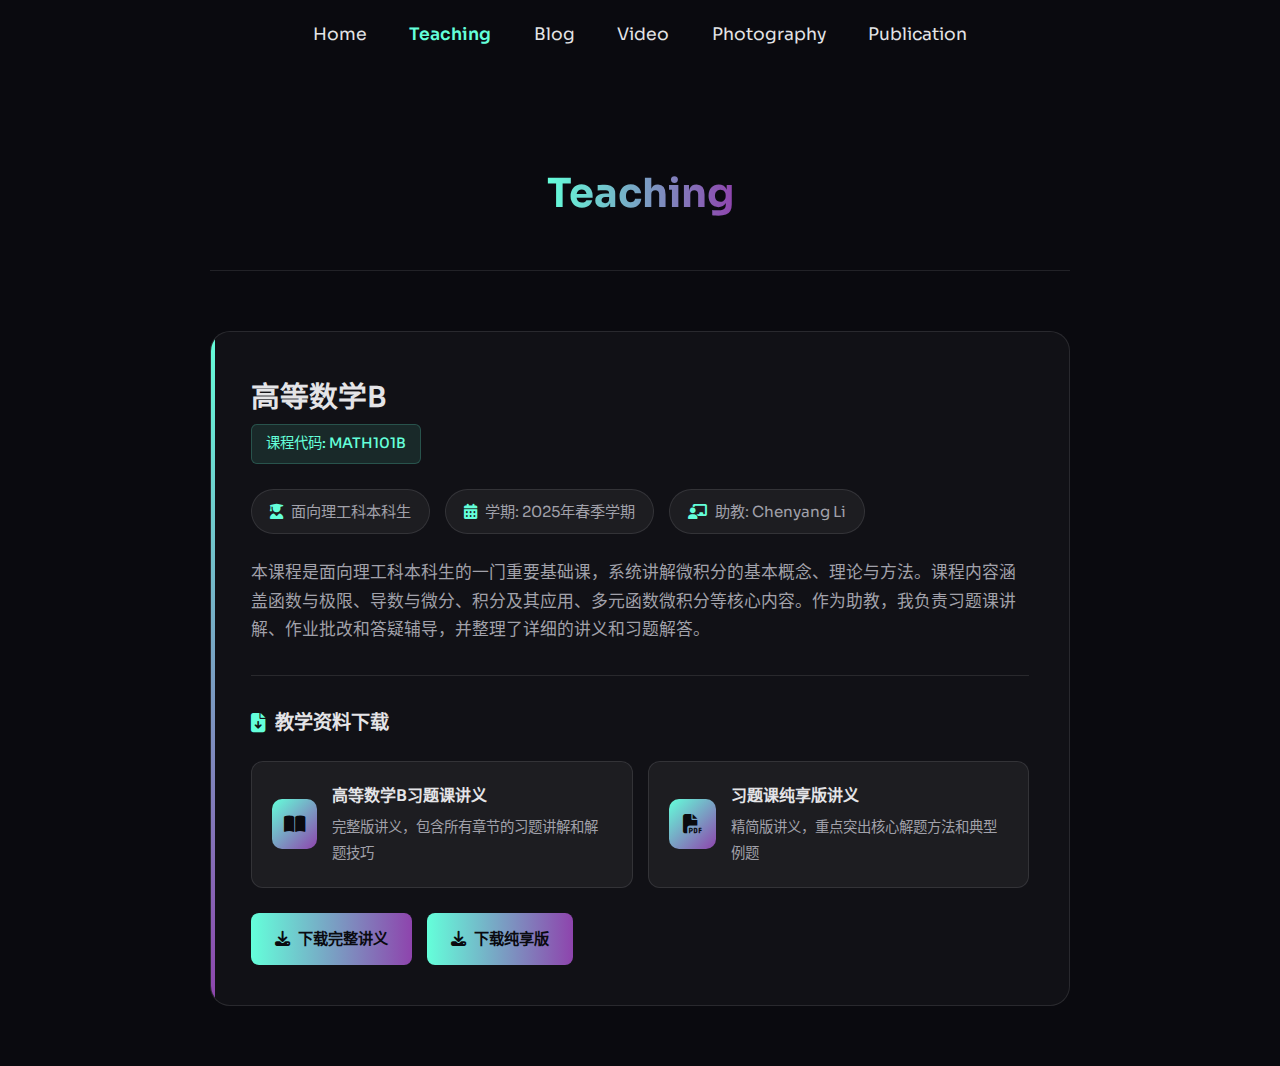
<file: teaching.html>
<!DOCTYPE html>
<html lang="zh-CN">
<head>
        <style>
        .back-btn, .back-home { display: none !important; }
        </style>
    <meta charset="UTF-8">
    <meta name="viewport" content="width=device-width, initial-scale=1.0">
    <title>Teaching | Chenyang Li</title>
    <link rel="stylesheet" href="css/style.css">
    <link rel="stylesheet" href="css/components/base.css">
    <link rel="stylesheet" href="css/components/sections.css">
    <link rel="stylesheet" href="css/components/theme.css">
    <link rel="preconnect" href="https://fonts.googleapis.com">
    <link rel="preconnect" href="https://fonts.gstatic.com" crossorigin>
    <link href="https://fonts.googleapis.com/css2?family=Sora:wght@300;400;500;600;700&display=swap" rel="stylesheet">
    <link rel="stylesheet" href="https://cdnjs.cloudflare.com/ajax/libs/font-awesome/6.5.1/css/all.min.css">
    <style>
        :root {
            --bg-primary: #0a0a0f;
            --bg-secondary: #12121a;
            --text-primary: #e4e4e7;
            --text-secondary: #a1a1aa;
            --accent-primary: #64ffda;
            --accent-secondary: #8e44ad;
            --border-color: rgba(255, 255, 255, 0.1);
            --glass-bg: rgba(255, 255, 255, 0.03);
            --card-shadow: 0 10px 40px rgba(0, 0, 0, 0.3);
            --transition-smooth: all 0.3s ease;
        }
        
        * {
            margin: 0;
            padding: 0;
            box-sizing: border-box;
        }
        
        body {
            font-family: 'Sora', sans-serif;
            background: var(--bg-primary);
            color: var(--text-primary);
            line-height: 1.8;
            min-height: 100vh;
        }
        
        .back-btn {
            position: fixed;
            top: 30px;
            left: 30px;
            padding: 12px 25px;
            background: var(--glass-bg);
            border: 1px solid var(--border-color);
            border-radius: 30px;
            color: var(--text-primary);
            text-decoration: none;
            display: flex;
            align-items: center;
            gap: 10px;
            transition: var(--transition-smooth);
            z-index: 100;
            backdrop-filter: blur(10px);
        }
        
        .back-btn:hover {
            background: var(--accent-primary);
            color: var(--bg-primary);
            transform: translateX(-5px);
        }
        
        .teaching-container {
            max-width: 900px;
            margin: 0 auto;
            padding: 100px 20px 60px;
        }
        
        .teaching-header {
            text-align: center;
            margin-bottom: 60px;
            padding-bottom: 30px;
            border-bottom: 1px solid var(--border-color);
        }
        
        .teaching-header h1 {
            font-size: 2.5rem;
            margin-bottom: 10px;
            background: linear-gradient(90deg, var(--accent-primary), var(--accent-secondary));
            -webkit-background-clip: text;
            background-clip: text;
            color: transparent;
            display: inline-block;
        }
        
        .teaching-header p {
            color: var(--text-secondary);
            font-size: 1.1rem;
            max-width: 600px;
            margin: 0 auto;
        }
        
        .courses-container {
            display: grid;
            grid-template-columns: 1fr;
            gap: 40px;
        }
        
        .course-card {
            background: var(--glass-bg);
            border: 1px solid var(--border-color);
            border-radius: 20px;
            padding: 2.5rem;
            transition: var(--transition-smooth);
            position: relative;
            overflow: hidden;
        }
        
        .course-card:hover {
            transform: translateY(-5px);
            box-shadow: var(--card-shadow);
            border-color: rgba(100, 255, 218, 0.2);
        }
        
        .course-card:before {
            content: '';
            position: absolute;
            top: 0;
            left: 0;
            width: 4px;
            height: 100%;
            background: linear-gradient(to bottom, var(--accent-primary), var(--accent-secondary));
        }
        
        .course-header {
            display: flex;
            justify-content: space-between;
            align-items: flex-start;
            margin-bottom: 25px;
            flex-wrap: wrap;
            gap: 15px;
        }
        
        .course-title {
            font-size: 1.8rem;
            font-weight: 600;
            color: var(--text-primary);
            margin: 0;
        }
        
        .course-code {
            background: rgba(100, 255, 218, 0.1);
            color: var(--accent-primary);
            padding: 6px 14px;
            border-radius: 6px;
            font-weight: 500;
            font-size: 0.9rem;
            border: 1px solid rgba(100, 255, 218, 0.2);
        }
        
        .course-description {
            color: var(--text-secondary);
            line-height: 1.7;
            margin-bottom: 30px;
            font-size: 1.05rem;
        }
        
        .course-meta {
            display: flex;
            flex-wrap: wrap;
            gap: 15px;
            margin-bottom: 25px;
        }
        
        .meta-item {
            display: flex;
            align-items: center;
            gap: 8px;
            background: rgba(255, 255, 255, 0.05);
            padding: 8px 18px;
            border-radius: 50px;
            font-size: 0.95rem;
            color: var(--text-secondary);
            border: 1px solid var(--border-color);
        }
        
        .meta-item i {
            color: var(--accent-primary);
        }
        
        .materials-section {
            margin-top: 30px;
            padding-top: 30px;
            border-top: 1px solid var(--border-color);
        }
        
        .materials-title {
            font-size: 1.2rem;
            font-weight: 600;
            margin-bottom: 20px;
            color: var(--text-primary);
            display: flex;
            align-items: center;
            gap: 10px;
        }
        
        .materials-title i {
            color: var(--accent-primary);
        }
        
        .materials-grid {
            display: grid;
            grid-template-columns: repeat(auto-fill, minmax(280px, 1fr));
            gap: 15px;
        }
        
        .material-card {
            background: rgba(255, 255, 255, 0.05);
            border: 1px solid var(--border-color);
            border-radius: 12px;
            padding: 20px;
            display: flex;
            align-items: center;
            gap: 15px;
            transition: var(--transition-smooth);
            text-decoration: none;
            color: inherit;
        }
        
        .material-card:hover {
            background: rgba(100, 255, 218, 0.05);
            border-color: rgba(100, 255, 218, 0.3);
            transform: translateY(-3px);
        }
        
        .material-icon {
            width: 50px;
            height: 50px;
            background: linear-gradient(135deg, var(--accent-primary), var(--accent-secondary));
            border-radius: 10px;
            display: flex;
            align-items: center;
            justify-content: center;
            color: var(--bg-primary);
            font-size: 1.2rem;
        }
        
        .material-info h4 {
            margin: 0 0 5px 0;
            font-size: 1rem;
            font-weight: 600;
            color: var(--text-primary);
        }
        
        .material-info p {
            margin: 0;
            font-size: 0.9rem;
            color: var(--text-secondary);
        }
        
        .download-buttons {
            display: flex;
            flex-wrap: wrap;
            gap: 15px;
            margin-top: 25px;
        }
        
        .download-btn {
            display: inline-flex;
            align-items: center;
            gap: 8px;
            background: linear-gradient(90deg, var(--accent-primary), var(--accent-secondary));
            color: var(--bg-primary);
            padding: 12px 24px;
            border-radius: 8px;
            text-decoration: none;
            font-weight: 600;
            font-size: 0.95rem;
            transition: var(--transition-smooth);
            border: none;
            cursor: pointer;
        }
        
        .download-btn:hover {
            transform: translateY(-2px);
            box-shadow: 0 8px 25px rgba(100, 255, 218, 0.2);
        }
        
        @media (max-width: 768px) {
            .back-btn {
                top: 15px;
                left: 15px;
                padding: 10px 15px;
                font-size: 0.9rem;
            }
            
            .teaching-container {
                padding: 80px 15px 40px;
            }
            
            .teaching-header h1 {
                font-size: 2rem;
            }
            
            .course-card {
                padding: 2rem;
            }
            
            .course-header {
                flex-direction: column;
                align-items: flex-start;
            }
            
            .materials-grid {
                grid-template-columns: 1fr;
            }
            
            .download-buttons {
                flex-direction: column;
            }
            
            .download-btn {
                width: 100%;
                justify-content: center;
            }
        }
        
        @media (max-width: 480px) {
            .teaching-header h1 {
                font-size: 1.8rem;
            }
            
            .course-card {
                padding: 1.5rem;
            }
            
            .course-title {
                font-size: 1.5rem;
            }
        }
    </style>
</head>
<body>
    <nav class="top-navbar" style="width:100%;padding:1.2rem 0 0.5rem 0;text-align:center;font-size:1.08rem;">
        <a href="index.html" style="color:inherit;text-decoration:none;margin:0 1.2rem;">Home</a>
        <a href="teaching.html" style="color:#64ffda;font-weight:600;text-decoration:none;margin:0 1.2rem;">Teaching</a>
        <a href="assets/blogs/index.html" style="color:inherit;text-decoration:none;margin:0 1.2rem;">Blog</a>
        <a href="video.html" style="color:inherit;text-decoration:none;margin:0 1.2rem;">Video</a>
        <a href="assets/photography-blog/index.html" style="color:inherit;text-decoration:none;margin:0 1.2rem;">Photography</a>
        <a href="publication.html" style="color:inherit;text-decoration:none;margin:0 1.2rem;">Publication</a>
    </nav>

    <a href="index.html" class="back-btn">
        <i class="fas fa-arrow-left"></i> 返回首页
    </a>

    <main class="teaching-container">
        <div class="teaching-header">
            <h1>Teaching</h1>
        </div>
        
        <div class="courses-container">
            <!-- 高等数学B课程卡片 -->
            <div class="course-card">
                <div class="course-header">
                    <div>
                        <h2 class="course-title">高等数学B</h2>
                        <div class="course-code">课程代码: MATH101B</div>
                    </div>
                </div>
                
                <div class="course-meta">
                    <div class="meta-item">
                        <i class="fas fa-user-graduate"></i>
                        <span>面向理工科本科生</span>
                    </div>
                    <div class="meta-item">
                        <i class="fas fa-calendar-alt"></i>
                        <span>学期: 2025年春季学期</span>
                    </div>
                    <div class="meta-item">
                        <i class="fas fa-chalkboard-teacher"></i>
                        <span>助教: Chenyang Li</span>
                    </div>
                </div>
                
                <p class="course-description">
                    本课程是面向理工科本科生的一门重要基础课，系统讲解微积分的基本概念、理论与方法。课程内容涵盖函数与极限、导数与微分、积分及其应用、多元函数微积分等核心内容。作为助教，我负责习题课讲解、作业批改和答疑辅导，并整理了详细的讲义和习题解答。
                </p>
                
                <div class="materials-section">
                    <h3 class="materials-title"><i class="fas fa-file-download"></i> 教学资料下载</h3>
                    
                    <div class="materials-grid">
                        <a href="assets/resume/高数B习题课-讲义.pdf" target="_blank" class="material-card">
                            <div class="material-icon">
                                <i class="fas fa-book-open"></i>
                            </div>
                            <div class="material-info">
                                <h4>高等数学B习题课讲义</h4>
                                <p>完整版讲义，包含所有章节的习题讲解和解题技巧</p>
                            </div>
                        </a>
                        
                        <a href="assets/resume/高数B习题课-纯享版.pdf" target="_blank" class="material-card">
                            <div class="material-icon">
                                <i class="fas fa-file-pdf"></i>
                            </div>
                            <div class="material-info">
                                <h4>习题课纯享版讲义</h4>
                                <p>精简版讲义，重点突出核心解题方法和典型例题</p>
                            </div>
                        </a>
                    </div>
                    
                    <div class="download-buttons">
                        <a href="assets/resume/高数B习题课-讲义.pdf" target="_blank" class="download-btn">
                            <i class="fas fa-download"></i> 下载完整讲义
                        </a>
                        <a href="assets/resume/高数B习题课-纯享版.pdf" target="_blank" class="download-btn">
                            <i class="fas fa-download"></i> 下载纯享版
                        </a>
                    </div>
                </div>
            </div>
        </div>
    </main>
    
    <script>
        // 等待DOM完全加载后执行
        document.addEventListener('DOMContentLoaded', function() {
            console.log("Teaching页面加载完成");
            
            // 1. 为课程卡片添加悬停效果
            const courseCards = document.querySelectorAll('.course-card');
            
            courseCards.forEach(card => {
                // 只对可见的卡片添加效果
                if(card.style.display !== 'none' && getComputedStyle(card).display !== 'none') {
                    card.addEventListener('mouseenter', function() {
                        this.style.zIndex = '10';
                        // 添加更明显的悬停提示
                        this.style.boxShadow = '0 20px 50px rgba(0, 0, 0, 0.4)';
                    });
                    
                    card.addEventListener('mouseleave', function() {
                        this.style.zIndex = '1';
                        this.style.boxShadow = '0 10px 40px rgba(0, 0, 0, 0.3)';
                    });
                }
            });
            
            // 2. 为下载按钮添加点击反馈
            const downloadBtns = document.querySelectorAll('.download-btn, .material-card[href]');
            
            downloadBtns.forEach(btn => {
                btn.addEventListener('click', function(e) {
                    if(this.getAttribute('href') && this.getAttribute('href') !== '#') {
                        // 添加点击反馈动画
                        this.style.transform = 'scale(0.95)';
                        setTimeout(() => {
                            this.style.transform = '';
                        }, 200);
                        
                        // 如果是真实链接，可以记录下载次数等
                        console.log('下载文件:', this.getAttribute('href'));
                        
                        // 显示下载成功提示
                        showDownloadToast('文件下载中...');
                    } else {
                        // 阻止默认行为（如果没有有效链接）
                        e.preventDefault();
                    }
                });
            });
            
            // 3. 为材料卡片添加点击效果
            const materialCards = document.querySelectorAll('.material-card');
            materialCards.forEach(card => {
                card.addEventListener('click', function() {
                    this.style.background = 'rgba(100, 255, 218, 0.1)';
                    setTimeout(() => {
                        this.style.background = '';
                    }, 300);
                });
            });
            
            // 4. 返回按钮的增强效果
            const backBtn = document.querySelector('.back-btn');
            backBtn.addEventListener('mouseenter', function() {
                this.querySelector('i').style.transform = 'translateX(-5px)';
            });
            
            backBtn.addEventListener('mouseleave', function() {
                this.querySelector('i').style.transform = 'translateX(0)';
            });
            
            // 5. 添加页面加载动画
            const teachingContainer = document.querySelector('.teaching-container');
            teachingContainer.style.opacity = '0';
            teachingContainer.style.transform = 'translateY(20px)';
            
            setTimeout(() => {
                teachingContainer.style.transition = 'opacity 0.5s ease, transform 0.5s ease';
                teachingContainer.style.opacity = '1';
                teachingContainer.style.transform = 'translateY(0)';
            }, 100);
        });
        
        // 显示下载提示
        function showDownloadToast(message) {
            // 检查是否已存在提示
            let toast = document.querySelector('.download-toast');
            if (toast) {
                document.body.removeChild(toast);
            }
            
            // 创建提示元素
            toast = document.createElement('div');
            toast.className = 'download-toast';
            toast.innerHTML = `<i class="fas fa-check-circle"></i> ${message}`;
            toast.style.cssText = `
                position: fixed;
                bottom: 30px;
                right: 30px;
                background: linear-gradient(90deg, var(--accent-primary), var(--accent-secondary));
                color: var(--bg-primary);
                padding: 15px 25px;
                border-radius: 10px;
                font-weight: 600;
                display: flex;
                align-items: center;
                gap: 10px;
                z-index: 1000;
                box-shadow: 0 5px 20px rgba(0, 0, 0, 0.3);
                transform: translateY(100px);
                opacity: 0;
                transition: transform 0.3s ease, opacity 0.3s ease;
            `;
            
            // 添加到页面
            document.body.appendChild(toast);
            
            // 显示动画
            setTimeout(() => {
                toast.style.transform = 'translateY(0)';
                toast.style.opacity = '1';
            }, 10);
            
            // 3秒后自动消失
            setTimeout(() => {
                toast.style.transform = 'translateY(100px)';
                toast.style.opacity = '0';
                setTimeout(() => {
                    if (toast.parentNode) {
                        document.body.removeChild(toast);
                    }
                }, 300);
            }, 3000);
        }
        
        // 为CSS变量添加JavaScript访问
        document.documentElement.style.setProperty('--accent-primary', '#64ffda');
        document.documentElement.style.setProperty('--accent-secondary', '#8e44ad');
        document.documentElement.style.setProperty('--bg-primary', '#0a0a0f');
    </script>
</body>
</html>
</file>
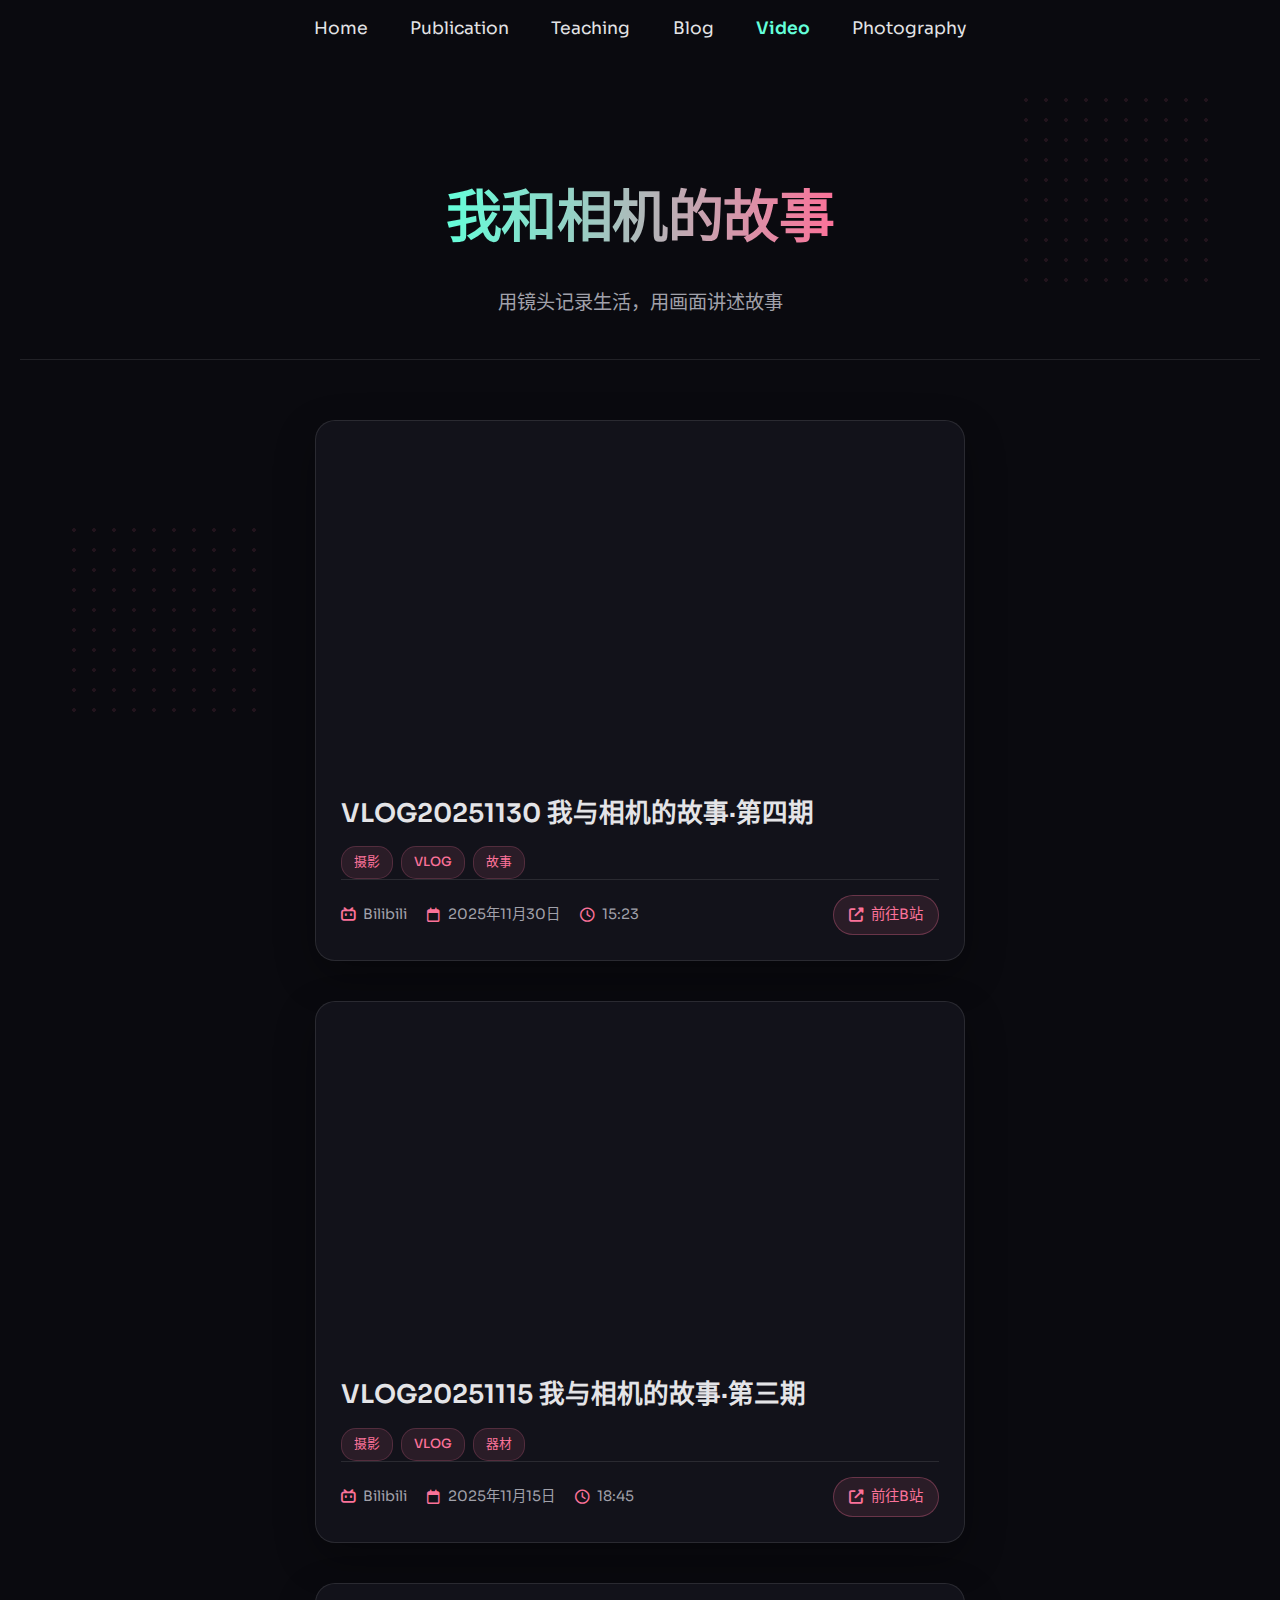
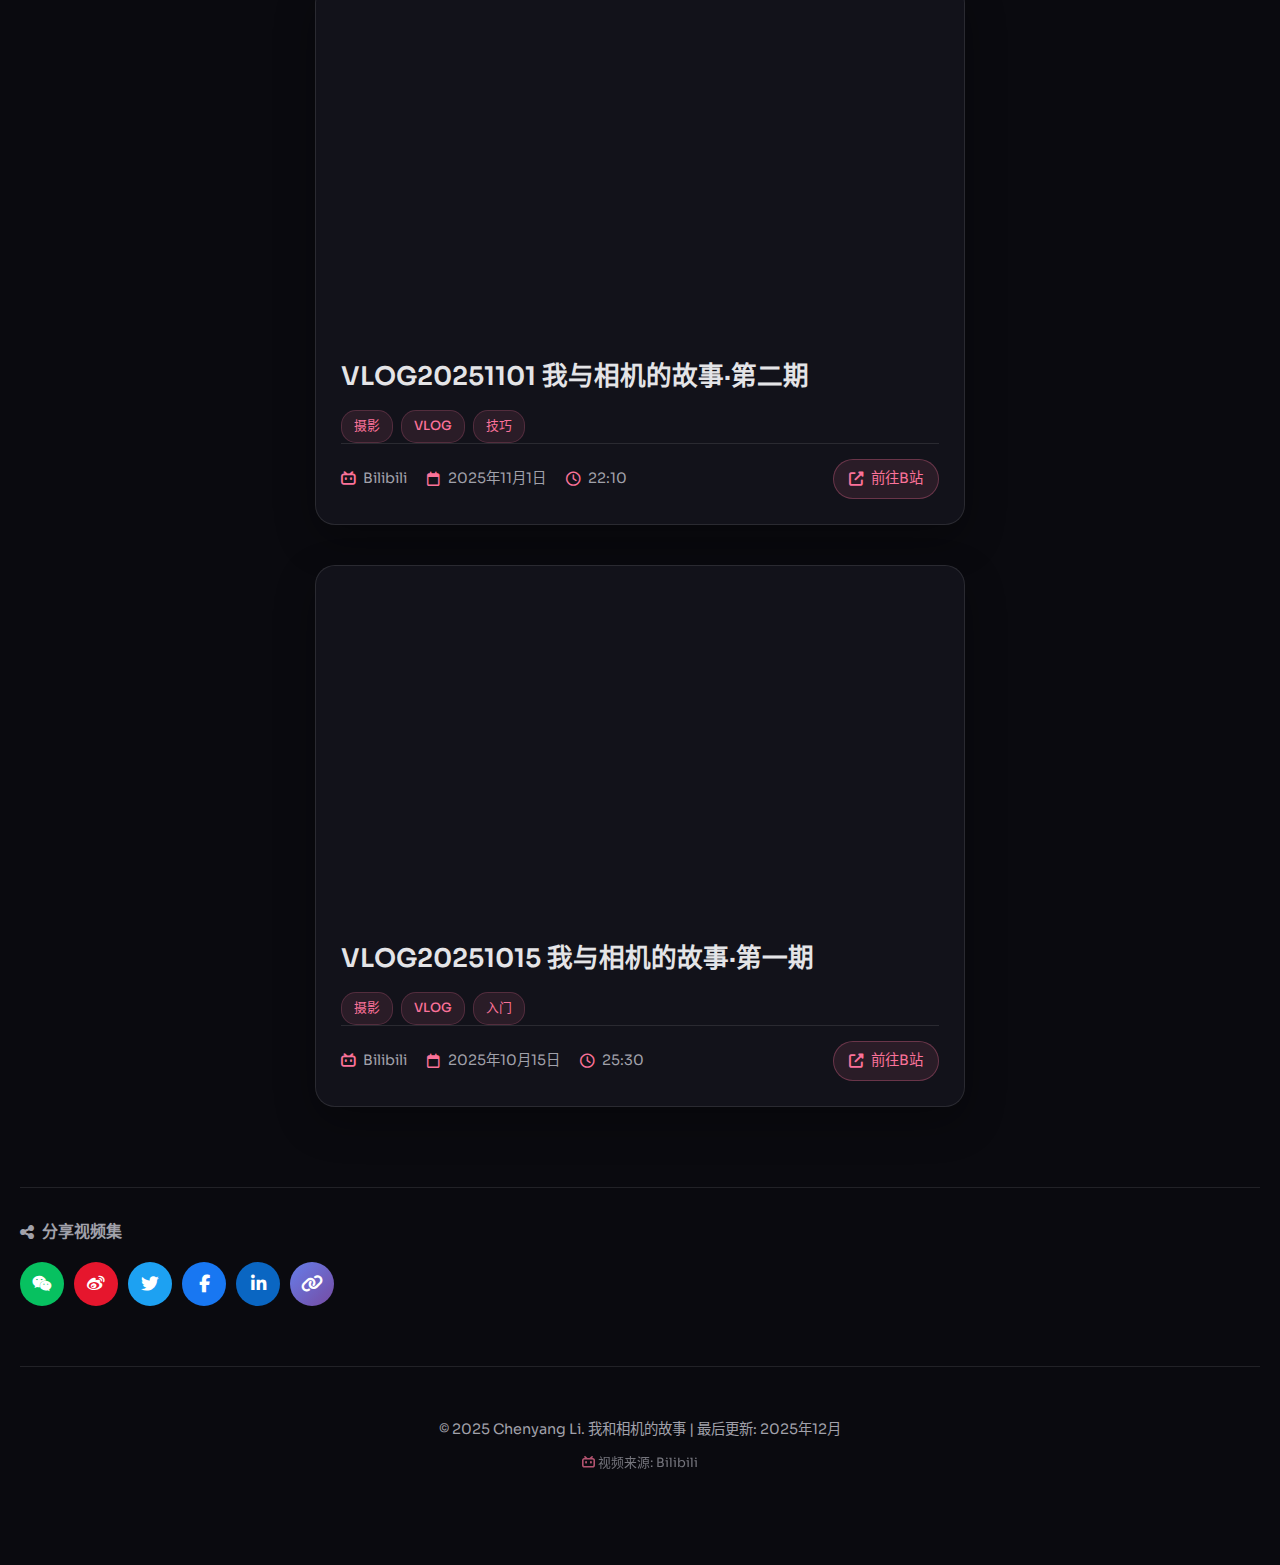
<file: video.html>
<!DOCTYPE html>
<html lang="zh-CN">
<head>
        <style>
        .back-btn, .back-home { display: none !important; }
        </style>
    <meta charset="UTF-8">
    <meta name="viewport" content="width=device-width, initial-scale=1.0">
    <title>我和相机的故事 | Chenyang Li</title>
    <link rel="icon" type="image/png" href="assets/pic/favicon.png" />
    
    <!-- 字体和图标 -->
    <link rel="preconnect" href="https://fonts.googleapis.com">
    <link rel="preconnect" href="https://fonts.gstatic.com" crossorigin>
    <link href="https://fonts.googleapis.com/css2?family=Sora:wght@300;400;500;600;700&display=swap" rel="stylesheet">
    <link rel="stylesheet" href="https://cdnjs.cloudflare.com/ajax/libs/font-awesome/6.5.1/css/all.min.css">
    <!-- MapMyVisitors 统计代码 -->
    <script defer src="https://mapmyvisitors.com/js/1.0.1/mapmyvisitors.min.js"></script>
    <script>
        window.mapmyvisitors = window.mapmyvisitors || function() { (window.mapmyvisitors.q = window.mapmyvisitors.q || []).push(arguments) };
        mapmyvisitors('trackPageView', '7Zd1y8OLRnC4AfA6L5-y3OzevUT5UBDFjys4SLMz_sI');
    </script>
    
    <!-- 引入样式 -->
    <link rel="stylesheet" href="css/components/base.css" />
    <link rel="stylesheet" href="css/components/header.css" />
    <link rel="stylesheet" href="css/components/footer.css" />
    <link rel="stylesheet" href="css/components/theme.css" />
    
    <style>
        :root {
            --bg-primary: #0a0a0f;
            --bg-secondary: #12121a;
            --text-primary: #e4e4e7;
            --text-secondary: #a1a1aa;
            --accent-primary: #64ffda;
            --bilibili-pink: #FB7299;
            --border-color: rgba(255, 255, 255, 0.1);
            --glass-bg: rgba(255, 255, 255, 0.03);
        }
        
        * {
            margin: 0;
            padding: 0;
            box-sizing: border-box;
        }
        
        body {
            font-family: 'Sora', sans-serif;
            background: var(--bg-primary);
            color: var(--text-primary);
            line-height: 1.8;
            min-height: 100vh;
            overflow-x: hidden;
        }
        
        /* 顶部导航栏 */
        .top-navbar {
            width: 100%;
            padding: 1.2rem 0 0.5rem 0;
            text-align: center;
            font-size: 1.08rem;
            position: relative;
            z-index: 200;
        }
        
        .top-navbar a {
            color: inherit;
            text-decoration: none;
            margin: 0 1.2rem;
            transition: color 0.3s ease;
        }
        
        .top-navbar a:hover {
            color: var(--accent-primary);
        }
        
        .top-navbar a.active {
            color: #64ffda;
            font-weight: 600;
        }
        
        /* 返回按钮 */
        .back-btn {
            position: fixed;
            top: 30px;
            left: 30px;
            padding: 12px 25px;
            background: var(--glass-bg);
            border: 1px solid var(--border-color);
            border-radius: 30px;
            color: var(--text-primary);
            text-decoration: none;
            display: flex;
            align-items: center;
            gap: 10px;
            transition: all 0.3s ease;
            z-index: 100;
            backdrop-filter: blur(10px);
        }
        
        .back-btn:hover {
            background: var(--accent-primary);
            color: var(--bg-primary);
        }
        
        /* 主容器 */
        .video-page-container {
            max-width: 1400px;
            margin: 0 auto;
            padding: 120px 20px 60px;
        }
        
        /* 页面头部 */
        .video-page-header {
            text-align: center;
            margin-bottom: 60px;
            position: relative;
            padding-bottom: 40px;
            border-bottom: 1px solid var(--border-color);
        }
        
        .video-page-title {
            font-size: 3.5rem;
            margin-bottom: 20px;
            background: linear-gradient(90deg, var(--accent-primary), var(--bilibili-pink));
            -webkit-background-clip: text;
            background-clip: text;
            color: transparent;
            display: inline-block;
            position: relative;
            font-weight: 700;
            letter-spacing: -0.5px;
        }
        
        .video-page-subtitle {
            color: var(--text-secondary);
            font-size: 1.2rem;
            max-width: 600px;
            margin: 0 auto;
            line-height: 1.6;
            font-weight: 300;
        }
        
        /* 视频网格布局 */
        .video-grid {
            display: flex;
            flex-direction: column;
            align-items: center;
            gap: 40px;
            margin-bottom: 80px;
        }
        
        .video-item {
            background: var(--bg-secondary);
            border-radius: 20px;
            overflow: hidden;
            box-shadow: 0 15px 40px rgba(0, 0, 0, 0.3);
            border: 1px solid var(--border-color);
            transition: transform 0.3s ease, box-shadow 0.3s ease;
            width: 650px;
            max-width: 100%;
        }
        
        .video-item:hover {
            transform: translateY(-5px);
            box-shadow: 0 20px 50px rgba(0, 0, 0, 0.5);
        }
        
        .video-wrapper {
            position: relative;
            width: 100%;
            height: 350px;
        }
        
        .bilibili-player {
            width: 100%;
            height: 100%;
            border: none;
        }
        
        .video-info {
            padding: 25px;
        }
        
        .video-title {
            font-size: 1.6rem;
            margin-bottom: 15px;
            color: var(--text-primary);
            font-weight: 600;
            line-height: 1.4;
        }
        
        .video-tags {
            display: flex;
            flex-wrap: wrap;
            gap: 8px;
            margin-top: 15px;
        }
        
        .tag {
            background: rgba(251, 114, 153, 0.1);
            color: var(--bilibili-pink);
            padding: 4px 12px;
            border-radius: 15px;
            font-size: 0.8rem;
            font-weight: 500;
            border: 1px solid rgba(251, 114, 153, 0.2);
        }
        
        .video-meta {
            display: flex;
            align-items: center;
            gap: 20px;
            padding-top: 15px;
            border-top: 1px solid var(--border-color);
            flex-wrap: wrap;
        }
        
        .meta-item {
            display: flex;
            align-items: center;
            gap: 8px;
            color: var(--text-secondary);
            font-size: 0.9rem;
        }
        
        .meta-item i {
            color: var(--bilibili-pink);
        }
        
        /* 前往B站按钮 */
        .bilibili-go-btn {
            margin-left: auto;
            background: rgba(251, 114, 153, 0.1);
            padding: 6px 15px;
            border-radius: 20px;
            color: var(--bilibili-pink) !important;
            text-decoration: none;
            border: 1px solid rgba(251, 114, 153, 0.3);
            transition: all 0.3s ease;
        }
        
        .bilibili-go-btn:hover {
            background: var(--bilibili-pink);
            color: white !important;
            transform: translateY(-2px);
            box-shadow: 0 5px 15px rgba(251, 114, 153, 0.3);
        }
        
        /* 分享按钮 */
        .share-section {
            margin-top: 50px;
            padding-top: 30px;
            border-top: 1px solid var(--border-color);
        }
        
        .share-section h4 {
            font-size: 1rem;
            color: var(--text-secondary);
            margin-bottom: 15px;
            display: flex;
            align-items: center;
            gap: 8px;
        }
        
        .share-buttons {
            display: flex;
            flex-wrap: wrap;
            gap: 10px;
        }
        
        .share-btn {
            display: inline-flex;
            align-items: center;
            justify-content: center;
            width: 44px;
            height: 44px;
            border-radius: 50%;
            color: #fff;
            font-size: 1.1rem;
            text-decoration: none;
            transition: all 0.3s ease;
            cursor: pointer;
            border: none;
        }
        
        .share-btn:hover {
            transform: translateY(-3px);
            box-shadow: 0 5px 20px rgba(0, 0, 0, 0.3);
            color: #fff;
        }
        
        .share-btn.wechat { background: #07c160; }
        .share-btn.weibo { background: #e6162d; }
        .share-btn.twitter { background: #1da1f2; }
        .share-btn.facebook { background: #1877f2; }
        .share-btn.linkedin { background: #0a66c2; }
        .share-btn.copy-link { background: linear-gradient(135deg, #667eea 0%, #764ba2 100%); }
        
        .share-btn.copied {
            background: #22c55e !important;
        }
        
        /* 装饰元素 */
        .decoration-dots {
            position: absolute;
            width: 200px;
            height: 200px;
            background-image: radial-gradient(var(--bilibili-pink) 2px, transparent 2px);
            background-size: 20px 20px;
            opacity: 0.1;
            z-index: -1;
        }
        
        .dot-1 {
            top: 10%;
            right: 5%;
        }
        
        .dot-2 {
            bottom: 20%;
            left: 5%;
        }
        
        /* 页脚 */
        .page-footer {
            text-align: center;
            padding: 50px 0 30px;
            color: var(--text-secondary);
            font-size: 0.9rem;
            border-top: 1px solid var(--border-color);
            margin-top: 60px;
        }
        
        /* 响应式设计 */
        @media (max-width: 1200px) {
            .video-grid {
                grid-template-columns: 1fr;
                gap: 30px;
            }
        }
        
        @media (max-width: 768px) {
            .video-page-container {
                padding: 80px 15px 40px;
            }
            
            .video-page-title {
                font-size: 2.5rem;
            }
            
            .video-wrapper {
                height: 250px;
            }
            
            .video-title {
                font-size: 1.4rem;
            }
            
            .back-btn {
                top: 15px;
                left: 15px;
                padding: 10px 15px;
                font-size: 0.9rem;
            }
            
            .video-meta {
                gap: 15px;
            }
            
            .video-info {
                padding: 20px;
            }
            
            .bilibili-go-btn {
                margin-left: 0;
                order: 4;
                width: 100%;
                text-align: center;
                margin-top: 10px;
            }
        }
        
        @media (max-width: 480px) {
            .video-page-title {
                font-size: 2rem;
            }
            
            .video-wrapper {
                height: 200px;
            }
            
            .video-title {
                font-size: 1.2rem;
            }
            
            .video-meta {
                flex-wrap: wrap;
                gap: 10px;
            }
        }
    </style>
</head>
<body>
    <!-- 顶部导航栏 -->
    <nav class="top-navbar" style="width:100%;padding:0.8rem 0 0.2rem 0;text-align:center;font-size:1.08rem;background:none !important;box-shadow:none !important;border:none !important;z-index:1001;">
        <a href="index.html" style="color:inherit;text-decoration:none;margin:0 1.2rem;">Home</a>
        <a href="publication.html" style="color:inherit;text-decoration:none;margin:0 1.2rem;">Publication</a>
        <a href="teaching.html" style="color:inherit;text-decoration:none;margin:0 1.2rem;">Teaching</a>
        <a href="assets/blogs/index.html" style="color:inherit;text-decoration:none;margin:0 1.2rem;">Blog</a>
        <a href="video.html" style="color:#64ffda;font-weight:600;text-decoration:none;margin:0 1.2rem;">Video</a>
        <a href="assets/photography-blog/index.html" style="color:inherit;text-decoration:none;margin:0 1.2rem;">Photography</a>
    </nav>
    
    <!-- 返回按钮 -->
    <a href="index.html" class="back-btn">
        <i class="fas fa-arrow-left"></i> 
        <span class="btn-text">返回首页</span>
    </a>
    
    <!-- 装饰元素 -->
    <div class="decoration-dots dot-1"></div>
    <div class="decoration-dots dot-2"></div>
    
    <main class="video-page-container">
        <!-- 页面头部 -->
        <header class="video-page-header">
            <h1 class="video-page-title">我和相机的故事</h1>
            <p class="video-page-subtitle">用镜头记录生活，用画面讲述故事</p>
        </header>
        
        <!-- 视频网格 -->
        <div class="video-grid">
            <!-- 视频 1 -->
            <div class="video-item">
                <div class="video-wrapper">
                    <iframe 
                        class="bilibili-player"
                        src="//player.bilibili.com/player.html?isOutside=true&aid=115639712750473&bvid=BV1nDSiBZEcs&cid=34397686854&p=1&autoplay=0"
                        scrolling="no"
                        border="0"
                        frameborder="no"
                        framespacing="0"
                        allowfullscreen="true">
                    </iframe>
                </div>
                <div class="video-info">
                    <h2 class="video-title">VLOG20251130 我与相机的故事·第四期</h2>
                    <div class="video-tags">
                        <span class="tag">摄影</span>
                        <span class="tag">VLOG</span>
                        <span class="tag">故事</span>
                    </div>
                    <div class="video-meta">
                        <div class="meta-item">
                            <i class="fab fa-bilibili"></i>
                            <span>Bilibili</span>
                        </div>
                        <div class="meta-item">
                            <i class="far fa-calendar"></i>
                            <span>2025年11月30日</span>
                        </div>
                        <div class="meta-item">
                            <i class="far fa-clock"></i>
                            <span>15:23</span>
                        </div>
                        <!-- 新增：前往B站按钮 -->
                        <a href="https://www.bilibili.com/video/BV1nDSiBZEcs" target="_blank" class="meta-item bilibili-go-btn" title="前往B站观看完整视频">
                            <i class="fas fa-external-link-alt"></i>
                            <span>前往B站</span>
                        </a>
                    </div>
                </div>
            </div>
            
            <!-- 视频 2 -->
            <div class="video-item">
                <div class="video-wrapper">
                    <iframe 
                        class="bilibili-player"
                        src="//player.bilibili.com/player.html?isOutside=true&aid=115442647635840&bvid=BV175sCzFEMT&cid=33424934495&p=1&autoplay=0"
                        scrolling="no"
                        border="0"
                        frameborder="no"
                        framespacing="0"
                        allowfullscreen="true">
                    </iframe>
                </div>
                <div class="video-info">
                    <h2 class="video-title">VLOG20251115 我与相机的故事·第三期</h2>
                    <div class="video-tags">
                        <span class="tag">摄影</span>
                        <span class="tag">VLOG</span>
                        <span class="tag">器材</span>
                    </div>
                    <div class="video-meta">
                        <div class="meta-item">
                            <i class="fab fa-bilibili"></i>
                            <span>Bilibili</span>
                        </div>
                        <div class="meta-item">
                            <i class="far fa-calendar"></i>
                            <span>2025年11月15日</span>
                        </div>
                        <div class="meta-item">
                            <i class="far fa-clock"></i>
                            <span>18:45</span>
                        </div>
                        <!-- 新增：前往B站按钮 -->
                        <a href="https://www.bilibili.com/video/BV175sCzFEMT" target="_blank" class="meta-item bilibili-go-btn" title="前往B站观看完整视频">
                            <i class="fas fa-external-link-alt"></i>
                            <span>前往B站</span>
                        </a>
                    </div>
                </div>
            </div>
            
            <!-- 视频 3 -->
            <div class="video-item">
                <div class="video-wrapper">
                    <iframe 
                        class="bilibili-player"
                        src="//player.bilibili.com/player.html?isOutside=true&aid=115442463019711&bvid=BV1qdsCzcEb9&cid=33424607432&p=1&autoplay=0"
                        scrolling="no"
                        border="0"
                        frameborder="no"
                        framespacing="0"
                        allowfullscreen="true">
                    </iframe>
                </div>
                <div class="video-info">
                    <h2 class="video-title">VLOG20251101 我与相机的故事·第二期</h2>
                    <div class="video-tags">
                        <span class="tag">摄影</span>
                        <span class="tag">VLOG</span>
                        <span class="tag">技巧</span>
                    </div>
                    <div class="video-meta">
                        <div class="meta-item">
                            <i class="fab fa-bilibili"></i>
                            <span>Bilibili</span>
                        </div>
                        <div class="meta-item">
                            <i class="far fa-calendar"></i>
                            <span>2025年11月1日</span>
                        </div>
                        <div class="meta-item">
                            <i class="far fa-clock"></i>
                            <span>22:10</span>
                        </div>
                        <!-- 新增：前往B站按钮 -->
                        <a href="https://www.bilibili.com/video/BV1qdsCzcEb9" target="_blank" class="meta-item bilibili-go-btn" title="前往B站观看完整视频">
                            <i class="fas fa-external-link-alt"></i>
                            <span>前往B站</span>
                        </a>
                    </div>
                </div>
            </div>
            
            <!-- 视频 4 -->
            <div class="video-item">
                <div class="video-wrapper">
                    <iframe 
                        class="bilibili-player"
                        src="//player.bilibili.com/player.html?isOutside=true&aid=115442345579984&bvid=BV12vsCzyEsU&cid=33424346227&p=1&autoplay=0"
                        scrolling="no"
                        border="0"
                        frameborder="no"
                        framespacing="0"
                        allowfullscreen="true">
                    </iframe>
                </div>
                <div class="video-info">
                    <h2 class="video-title">VLOG20251015 我与相机的故事·第一期</h2>
                    <div class="video-tags">
                        <span class="tag">摄影</span>
                        <span class="tag">VLOG</span>
                        <span class="tag">入门</span>
                    </div>
                    <div class="video-meta">
                        <div class="meta-item">
                            <i class="fab fa-bilibili"></i>
                            <span>Bilibili</span>
                        </div>
                        <div class="meta-item">
                            <i class="far fa-calendar"></i>
                            <span>2025年10月15日</span>
                        </div>
                        <div class="meta-item">
                            <i class="far fa-clock"></i>
                            <span>25:30</span>
                        </div>
                        <!-- 新增：前往B站按钮 -->
                        <a href="https://www.bilibili.com/video/BV12vsCzyEsU" target="_blank" class="meta-item bilibili-go-btn" title="前往B站观看完整视频">
                            <i class="fas fa-external-link-alt"></i>
                            <span>前往B站</span>
                        </a>
                    </div>
                </div>
            </div>
        </div>
        
        <!-- 分享区 -->
        <div class="share-section">
            <h4><i class="fas fa-share-alt"></i> 分享视频集</h4>
            <div class="share-buttons">
                <button class="share-btn wechat" onclick="shareToWechat()" title="微信">
                    <i class="fab fa-weixin"></i>
                </button>
                <a class="share-btn weibo" id="weibo-share" href="#" target="_blank" title="微博">
                    <i class="fab fa-weibo"></i>
                </a>
                <a class="share-btn twitter" id="twitter-share" href="#" target="_blank" title="Twitter">
                    <i class="fab fa-twitter"></i>
                </a>
                <a class="share-btn facebook" id="facebook-share" href="#" target="_blank" title="Facebook">
                    <i class="fab fa-facebook-f"></i>
                </a>
                <a class="share-btn linkedin" id="linkedin-share" href="#" target="_blank" title="LinkedIn">
                    <i class="fab fa-linkedin-in"></i>
                </a>
                <button class="share-btn copy-link" onclick="copyLink()" title="复制链接">
                    <i class="fas fa-link"></i>
                </button>
            </div>
        </div>
        
        <!-- 页脚 -->
        <div class="page-footer">
            <p>© 2025 Chenyang Li. 我和相机的故事 | 最后更新: 2025年12月</p>
            <p style="margin-top: 10px; font-size: 0.8rem; opacity: 0.7;">
                <i class="fab fa-bilibili" style="color: #FB7299;"></i> 视频来源: Bilibili
            </p>
        </div>
    </main>
    
    <!-- WeChat Share Modal -->
    <div class="wechat-modal" id="wechat-modal">
        <div class="wechat-modal-content">
            <h3><i class="fab fa-weixin" style="color: #07c160;"></i> 微信分享</h3>
            <p>请复制链接后，在微信中分享给好友</p>
            <button class="close-modal" onclick="closeWechatModal()">复制链接并关闭</button>
        </div>
    </div>
    
    <script>
        // 页面加载完成后执行的函数
        document.addEventListener('DOMContentLoaded', function() {
            // 初始化分享链接
            initShareLinks();
            
            // 为分享按钮添加事件
            setupShareButtons();
            
            // 添加视频悬停效果
            setupVideoHover();
            
            // 确保所有视频不自动播放
            ensureNoAutoplay();
        });
        
        // 初始化分享链接
        function initShareLinks() {
            const url = encodeURIComponent(window.location.href);
            const title = encodeURIComponent(document.title);
            
            // Weibo
            document.getElementById('weibo-share').href = 
                `https://service.weibo.com/share/share.php?url=${url}&title=${title}`;
            
            // Twitter
            document.getElementById('twitter-share').href = 
                `https://twitter.com/intent/tweet?url=${url}&text=${title}`;
            
            // Facebook
            document.getElementById('facebook-share').href = 
                `https://www.facebook.com/sharer/sharer.php?u=${url}`;
            
            // LinkedIn
            document.getElementById('linkedin-share').href = 
                `https://www.linkedin.com/sharing/share-offsite/?url=${url}`;
        }
        
        // 设置分享按钮
        function setupShareButtons() {
            // WeChat share
            function shareToWechat() {
                document.getElementById('wechat-modal').classList.add('show');
            }
            
            function closeWechatModal() {
                copyLink();
                document.getElementById('wechat-modal').classList.remove('show');
            }
            
            // 绑定事件
            document.querySelector('.share-btn.wechat').addEventListener('click', shareToWechat);
            document.querySelector('.wechat-modal .close-modal').addEventListener('click', closeWechatModal);
            
            // Close modal on outside click
            document.getElementById('wechat-modal').addEventListener('click', function(e) {
                if (e.target === this) {
                    this.classList.remove('show');
                }
            });
            
            // Copy link
            function copyLink() {
                navigator.clipboard.writeText(window.location.href).then(() => {
                    const btn = document.querySelector('.share-btn.copy-link');
                    const originalHTML = btn.innerHTML;
                    btn.classList.add('copied');
                    btn.innerHTML = '<i class="fas fa-check"></i>';
                    
                    setTimeout(() => {
                        btn.classList.remove('copied');
                        btn.innerHTML = originalHTML;
                    }, 2000);
                });
            }
            
            // 绑定复制链接事件
            document.querySelector('.share-btn.copy-link').addEventListener('click', copyLink);
        }
        
        // 设置视频悬停效果
        function setupVideoHover() {
            const videoItems = document.querySelectorAll('.video-item');
            
            videoItems.forEach(item => {
                item.addEventListener('mouseenter', function() {
                    this.style.transform = 'translateY(-5px)';
                    this.style.boxShadow = '0 20px 50px rgba(0, 0, 0, 0.5)';
                });
                
                item.addEventListener('mouseleave', function() {
                    this.style.transform = 'translateY(0)';
                    this.style.boxShadow = '0 15px 40px rgba(0, 0, 0, 0.3)';
                });
            });
        }
        
        // 确保视频不自动播放
        function ensureNoAutoplay() {
            // B站iframe默认不自动播放，这里确保URL中不包含autoplay参数
            const iframes = document.querySelectorAll('.bilibili-player');
            iframes.forEach(iframe => {
                const src = iframe.src;
                // 确保没有autoplay=1参数
                if (src.includes('autoplay=1')) {
                    iframe.src = src.replace('autoplay=1', 'autoplay=0');
                }
            });
        }
        
        // 页面滚动效果
        window.addEventListener('scroll', function() {
            const scrollY = window.scrollY;
            const backBtn = document.querySelector('.back-btn');
            
            // 根据滚动位置调整返回按钮透明度
            if (scrollY > 100) {
                backBtn.style.opacity = '0.9';
                backBtn.style.backdropFilter = 'blur(20px)';
            } else {
                backBtn.style.opacity = '1';
                backBtn.style.backdropFilter = 'blur(10px)';
            }
        });
    </script>
    
    <!-- 内联WeChat Modal样式 -->
    <style>
        .wechat-modal {
            display: none;
            position: fixed;
            top: 0;
            left: 0;
            width: 100%;
            height: 100%;
            background: rgba(0, 0, 0, 0.8);
            z-index: 9999;
            align-items: center;
            justify-content: center;
        }
        
        .wechat-modal.show {
            display: flex;
        }
        
        .wechat-modal-content {
            background: var(--bg-secondary);
            border: 1px solid var(--border-color);
            border-radius: 16px;
            padding: 30px;
            text-align: center;
            max-width: 320px;
        }
        
        .wechat-modal-content h3 {
            margin-bottom: 15px;
            color: var(--text-primary);
        }
        
        .wechat-modal-content p {
            color: var(--text-secondary);
            font-size: 0.9rem;
            margin-bottom: 20px;
        }
        
        .wechat-modal-content .close-modal {
            background: var(--accent-primary);
            color: var(--bg-primary);
            border: none;
            padding: 10px 25px;
            border-radius: 20px;
            cursor: pointer;
            font-size: 0.9rem;
            transition: all 0.3s ease;
        }
        
        .wechat-modal-content .close-modal:hover {
            transform: scale(1.05);
        }
    </style>
</body>
</html>
</file>
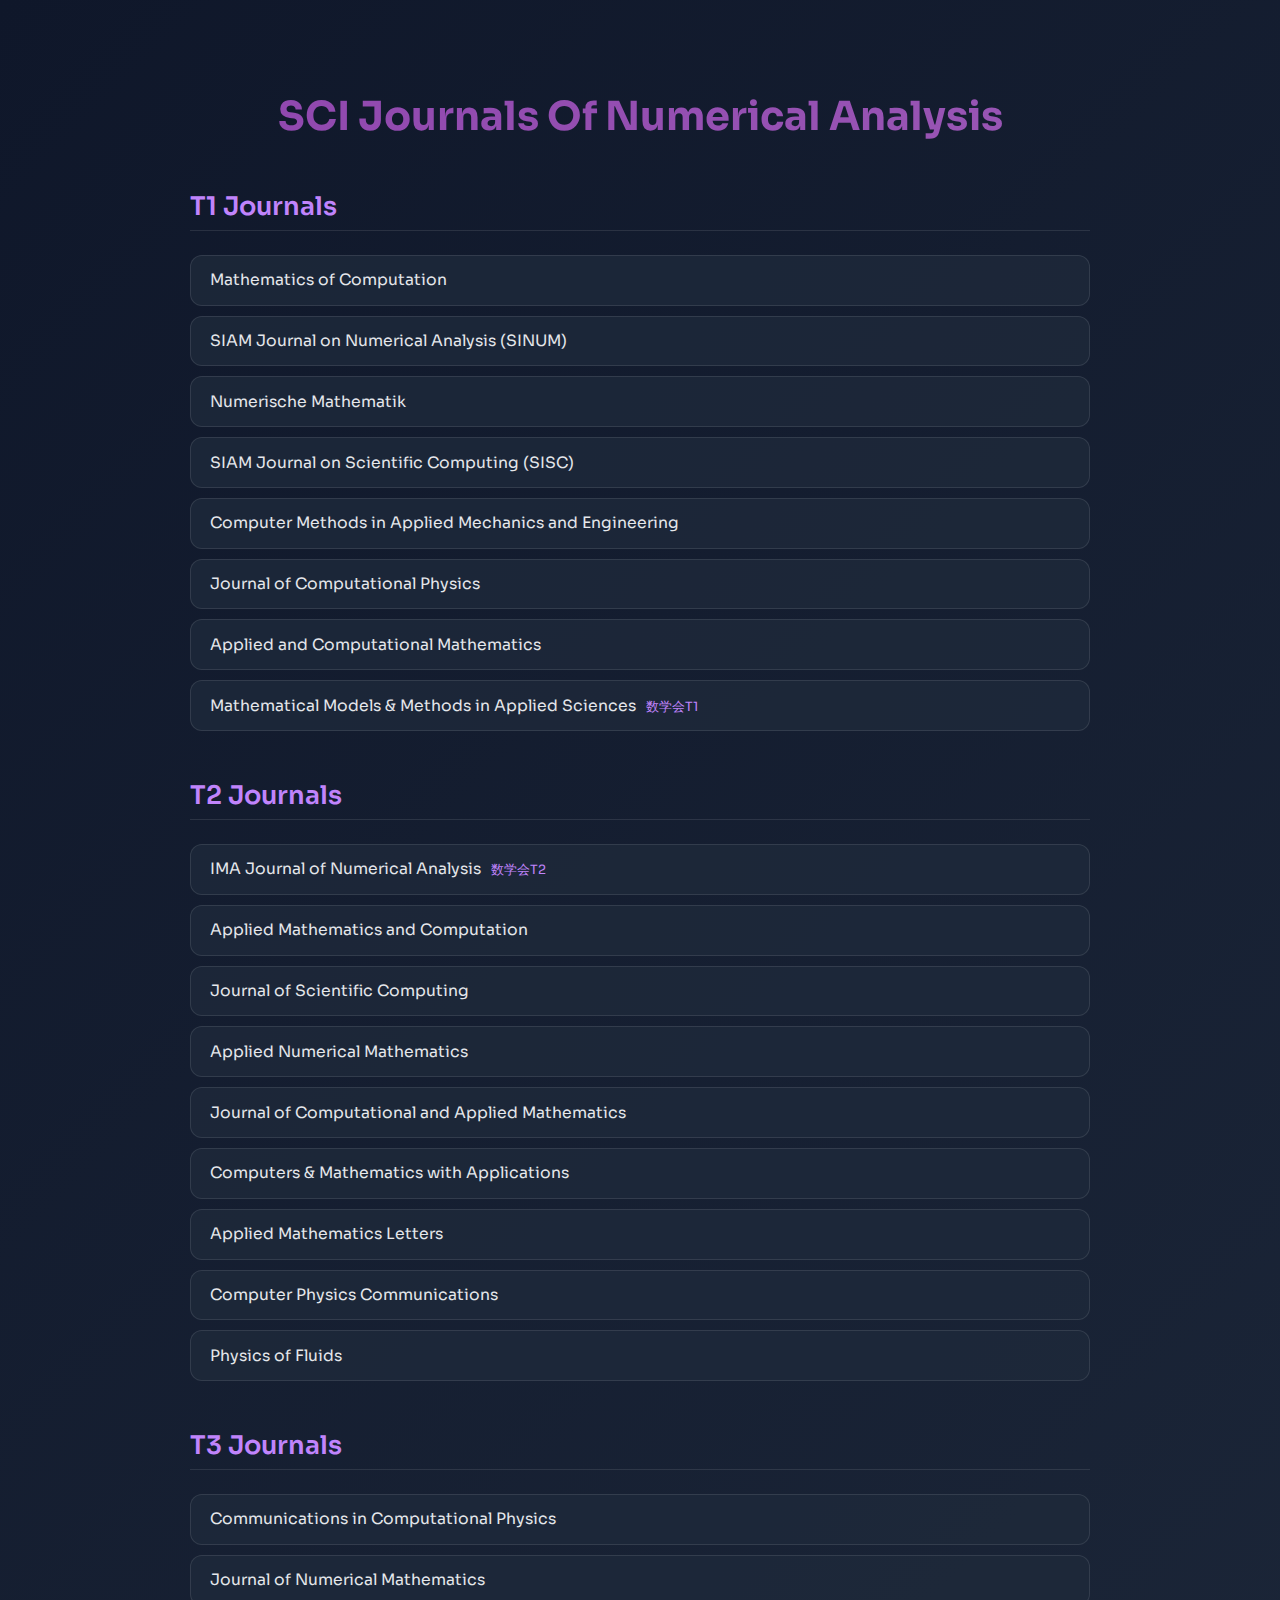
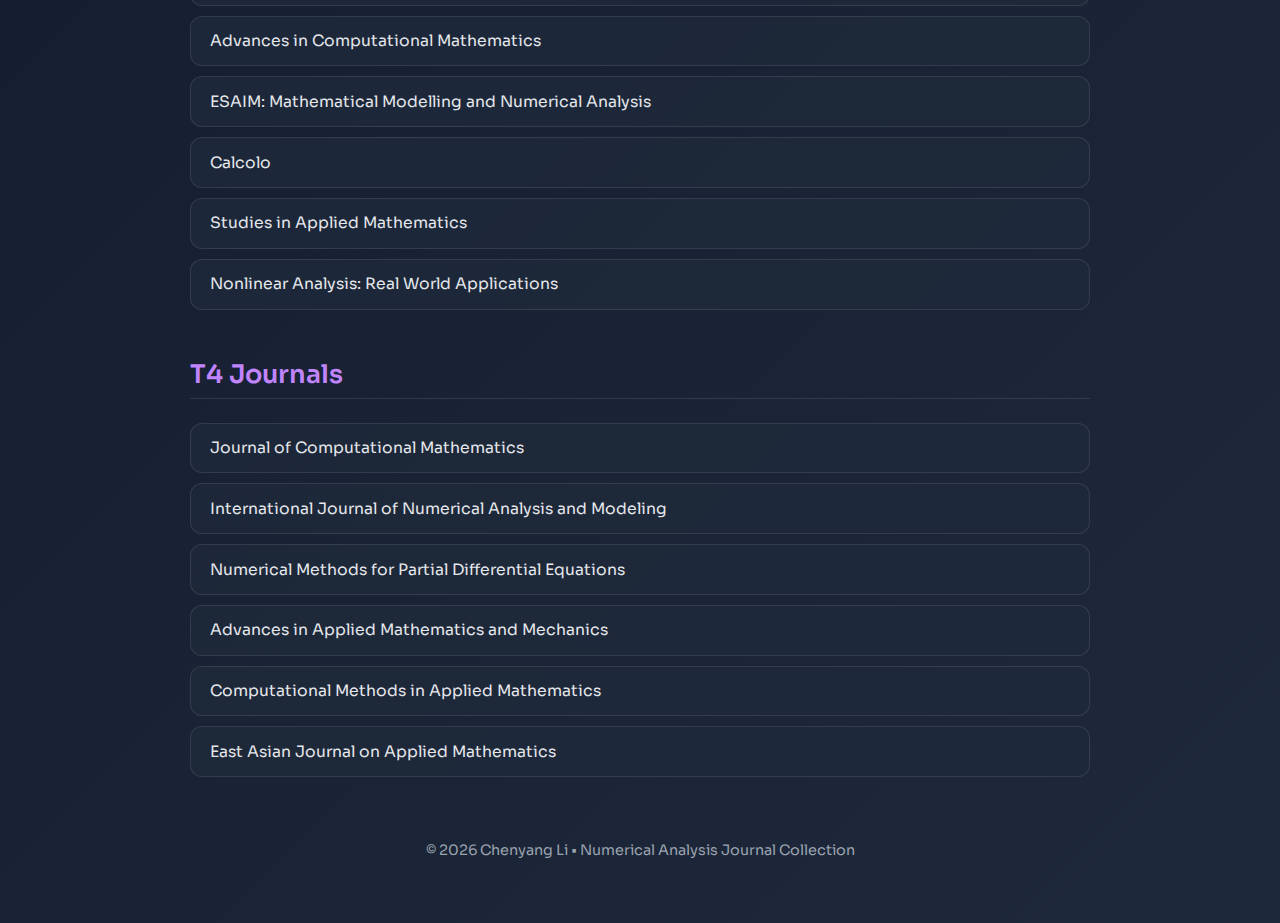
<file: assets/journal.html>
<!DOCTYPE html>
<html lang="en">
<head>
<meta charset="UTF-8">
<meta name="viewport" content="width=device-width, initial-scale=1.0">
<title>Numerical Analysis Journals</title>

<link href="https://fonts.googleapis.com/css2?family=Sora:wght@400;500;600;700;800&display=swap" rel="stylesheet">

<style>
:root {
    --primary-purple: #8e44ad;
    --accent-color: #9b59b6;
    --accent-light: rgba(155, 89, 182, 0.15);
    --text-color: #e5e7eb;
    --text-secondary: #9ca3af;
    --bg-color: #0f172a;
    --card-bg: rgba(30, 41, 59, 0.8);
    --border-color: rgba(255,255,255,0.1);
}

body {
    background: linear-gradient(135deg, #0f172a 0%, #1e293b 100%);
    font-family: 'Sora', sans-serif;
    color: var(--text-color);
    margin:0;
    padding:4rem 1.5rem;
}

h1{
    text-align:center;
    font-size:2.5rem;
    font-weight:700;
    margin-bottom:3rem;
    background: linear-gradient(135deg, #8e44ad 0%, #9b59b6 100%);
    -webkit-background-clip: text;
    -webkit-text-fill-color: transparent;
}

.section{
    max-width:900px;
    margin:0 auto 3rem auto;
}

.section-title{
    font-size:1.6rem;
    font-weight:600;
    margin-bottom:1.5rem;
    color:#c084fc;
    border-bottom:1px solid var(--border-color);
    padding-bottom:0.5rem;
}

.journal-item{
    background:var(--card-bg);
    border:1px solid var(--border-color);
    padding:0.9rem 1.2rem;
    border-radius:12px;
    margin-bottom:10px;
    font-size:0.98rem;
    transition:all 0.3s ease;
}

.journal-item:hover{
    background:var(--accent-light);
    border-color:var(--accent-color);
    transform:translateY(-2px);
}

.tag{
    font-size:0.8rem;
    color:#c084fc;
    margin-left:6px;
}

footer{
    text-align:center;
    margin-top:4rem;
    font-size:0.9rem;
    color:var(--text-secondary);
}
</style>
</head>

<body>

<h1>SCI Journals Of Numerical Analysis  </h1>

<div class="section">
<div class="section-title">T1 Journals</div>

<div class="journal-item">Mathematics of Computation</div>
<div class="journal-item">SIAM Journal on Numerical Analysis (SINUM)</div>
<div class="journal-item">Numerische Mathematik</div>
<div class="journal-item">SIAM Journal on Scientific Computing (SISC)</div>
<div class="journal-item">Computer Methods in Applied Mechanics and Engineering</div>
<div class="journal-item">Journal of Computational Physics</div>
<div class="journal-item">Applied and Computational Mathematics</div>
<div class="journal-item">Mathematical Models & Methods in Applied Sciences <span class="tag">数学会T1</span></div>

</div>

<div class="section">
<div class="section-title">T2 Journals</div>

<div class="journal-item">IMA Journal of Numerical Analysis <span class="tag">数学会T2</span></div>
<div class="journal-item">Applied Mathematics and Computation</div>
<div class="journal-item">Journal of Scientific Computing</div>
<div class="journal-item">Applied Numerical Mathematics</div>
<div class="journal-item">Journal of Computational and Applied Mathematics</div>
<div class="journal-item">Computers & Mathematics with Applications</div>
<div class="journal-item">Applied Mathematics Letters</div>
<div class="journal-item">Computer Physics Communications</div>
<div class="journal-item">Physics of Fluids</div>

</div>

<div class="section">
<div class="section-title">T3 Journals</div>

<div class="journal-item">Communications in Computational Physics</div>
<div class="journal-item">Journal of Numerical Mathematics</div>
<div class="journal-item">Advances in Computational Mathematics</div>
<div class="journal-item">ESAIM: Mathematical Modelling and Numerical Analysis</div>
<div class="journal-item">Calcolo</div>
<div class="journal-item">Studies in Applied Mathematics</div>
<div class="journal-item">Nonlinear Analysis: Real World Applications</div>

</div>

<div class="section">
<div class="section-title">T4 Journals</div>

<div class="journal-item">Journal of Computational Mathematics</div>
<div class="journal-item">International Journal of Numerical Analysis and Modeling</div>
<div class="journal-item">Numerical Methods for Partial Differential Equations</div>
<div class="journal-item">Advances in Applied Mathematics and Mechanics</div>
<div class="journal-item">Computational Methods in Applied Mathematics</div>
<div class="journal-item">East Asian Journal on Applied Mathematics</div>

</div>

<footer>
© 2026 Chenyang Li • Numerical Analysis Journal Collection
</footer>

</body>
</html>
</file>
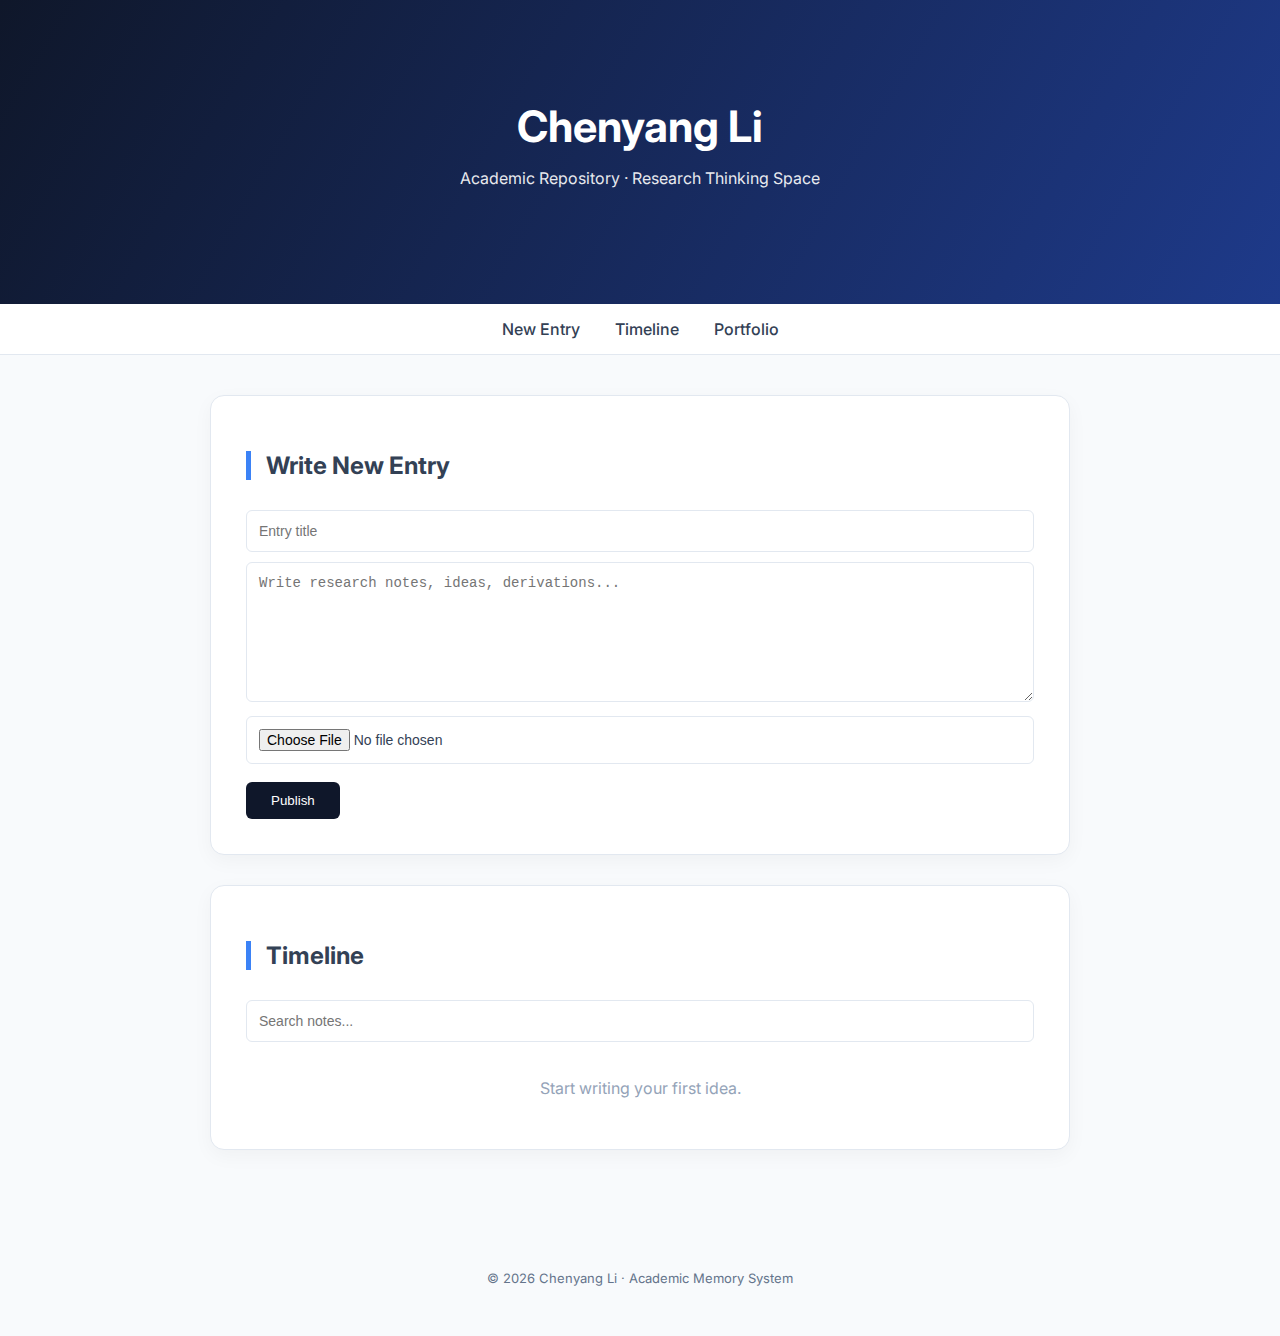
<file: html/dailynote.html>
<!DOCTYPE html>
<html lang="zh">
<head>
<meta charset="UTF-8">
<meta name="viewport" content="width=device-width, initial-scale=1.0">
<title>Chenyang Li · Research Diary</title>

<link href="https://fonts.googleapis.com/css2?family=Inter:wght@300;400;500;600&display=swap" rel="stylesheet">

<style>
:root {
--primary: #0f172a;
--accent: #3b82f6;
--soft: #e2e8f0;
--bg: #f8fafc;
--card: white;
--text: #334155;
--light: #64748b;
}

*{
box-sizing:border-box;
}

body{
margin:0;
font-family:'Inter',sans-serif;
background:var(--bg);
color:var(--text);
}

header{
background:linear-gradient(120deg,#0f172a,#1e3a8a);
color:white;
padding:100px 20px;
text-align:center;
animation:fadeHeader 1.2s ease;
}

header h1{
margin:0;
font-size:2.7rem;
}

header p{
opacity:.9;
}

nav{
position:sticky;
top:0;
background:white;
backdrop-filter:blur(10px);
display:flex;
justify-content:center;
gap:35px;
padding:15px;
border-bottom:1px solid var(--soft);
z-index:10;
}

nav a{
text-decoration:none;
color:var(--text);
font-weight:500;
transition:.25s;
}

nav a:hover{
color:var(--accent);
transform:translateY(-1px);
}

.container{
max-width:900px;
margin:auto;
padding:40px 20px;
}

.card{
background:var(--card);
padding:35px;
border-radius:14px;
margin-bottom:30px;
border:1px solid var(--soft);
box-shadow:0 6px 20px rgba(0,0,0,.04);
animation:fadeUp .6s ease;
}

h2{
border-left:5px solid var(--accent);
padding-left:15px;
}

input,textarea{
width:100%;
padding:12px;
margin-top:10px;
border-radius:6px;
border:1px solid var(--soft);
font-size:14px;
}

textarea{
height:140px;
resize:vertical;
}

input:focus,textarea:focus{
outline:none;
border-color:var(--accent);
}

button{
margin-top:18px;
background:var(--primary);
color:white;
padding:11px 25px;
border:none;
border-radius:6px;
cursor:pointer;
transition:.25s;
}

button:hover{
background:var(--accent);
transform:translateY(-2px);
}

.entry{
padding:25px 0;
border-bottom:1px solid #f1f5f9;
animation:fadeUp .5s ease;
}

.entry:last-child{
border:none;
}

.entry h3{
margin-bottom:8px;
}

.date{
font-size:12px;
color:var(--light);
}

.entry img{
max-width:100%;
margin-top:12px;
border-radius:10px;
}

.entry iframe{
width:100%;
height:500px;
margin-top:12px;
border-radius:10px;
}

.deleteBtn{
margin-top:10px;
background:#ef4444;
}

.deleteBtn:hover{
background:#dc2626;
}

.searchBox{
margin-bottom:20px;
}

footer{
text-align:center;
padding:50px;
font-size:13px;
color:var(--light);
}

@keyframes fadeUp{
from{
opacity:0;
transform:translateY(20px);
}

}

@keyframes fadeHeader{
from{
opacity:0;
transform:translateY(-30px);
}
}

</style>
</head>

<body>

<header>
<h1>Chenyang Li</h1>
<p>Academic Repository · Research Thinking Space</p>
</header>

<nav>
<a href="#write">New Entry</a>
<a href="#timeline">Timeline</a>
<a href="https://chenyangli-phd.github.io/" target="_blank">Portfolio</a>
</nav>

<div class="container">

<div class="card" id="write">
<h2>Write New Entry</h2>

<input id="title" placeholder="Entry title">

<textarea id="content" placeholder="Write research notes, ideas, derivations..."></textarea>

<input type="file" id="file">

<button onclick="saveEntry()">Publish</button>

</div>

<div class="card" id="timeline">
<h2>Timeline</h2>

<input class="searchBox" placeholder="Search notes..." onkeyup="searchEntry(this.value)">

<div id="entries"></div>

</div>

</div>

<footer>
© <script>document.write(new Date().getFullYear())</script> Chenyang Li · Academic Memory System
</footer>

<script>

function saveEntry(){

let title=document.getElementById("title").value||"Untitled";

let content=document.getElementById("content").value;

let file=document.getElementById("file");

if(!content && !file.files.length){
alert("Please write something first.");
return;
}

let reader=new FileReader();

reader.onload=function(){

let entry={

id:Date.now(),

title:title,

content:content,

file:file.files.length?reader.result:null,

type:file.files.length?file.files[0].type:null,




date:new Date().toLocaleString()

};

let entries=JSON.parse(localStorage.getItem("entries")||"[]");

entries.unshift(entry);

localStorage.setItem("entries",JSON.stringify(entries));



renderEntries();



document.getElementById("title").value="";


document.getElementById("content").value="";


document.getElementById("file").value="";

};

if(file.files.length)reader.readAsDataURL(file.files[0]);

else reader.onload();

}


function renderEntries(){

let entries=JSON.parse(localStorage.getItem("entries")||"[]");

let html="";

entries.forEach(e=>{

html+=`

<div class="entry">

<div class="date">${e.date}</div>

<h3>${e.title}</h3>

<p>${e.content}</p>

${renderFile(e)}

<button class="deleteBtn" onclick="deleteEntry(${e.id})">Delete</button>

</div>

`;

});



if(!entries.length)

html="<p style='text-align:center;color:#94a3b8'>Start writing your first idea.</p>";



document.getElementById("entries").innerHTML=html;

}


function renderFile(e){

if(!e.file)return "";

if(e.type.includes("image"))return `<img src="${e.file}">`;

if(e.type.includes("pdf"))return `<iframe src="${e.file}"></iframe>`;

if(e.type.includes("video"))return `<video controls width="100%"><source src="${e.file}"></video>`;

return "";

}


function deleteEntry(id){

let entries=JSON.parse(localStorage.getItem("entries")||"[]");

entries=entries.filter(e=>e.id!==id);

localStorage.setItem("entries",JSON.stringify(entries));

renderEntries();

}


function searchEntry(keyword){

let entries=JSON.parse(localStorage.getItem("entries")||"[]");

let filtered=entries.filter(e=>

e.title.toLowerCase().includes(keyword.toLowerCase())

|| e.content.toLowerCase().includes(keyword.toLowerCase())

);



let html="";

filtered.forEach(e=>{

html+=`

<div class="entry">

<div class="date">${e.date}</div>

<h3>${e.title}</h3>

<p>${e.content}</p>

${renderFile(e)}

</div>

`;

});



document.getElementById("entries").innerHTML=html;

}

renderEntries();

</script>

</body>
</html>
</file>
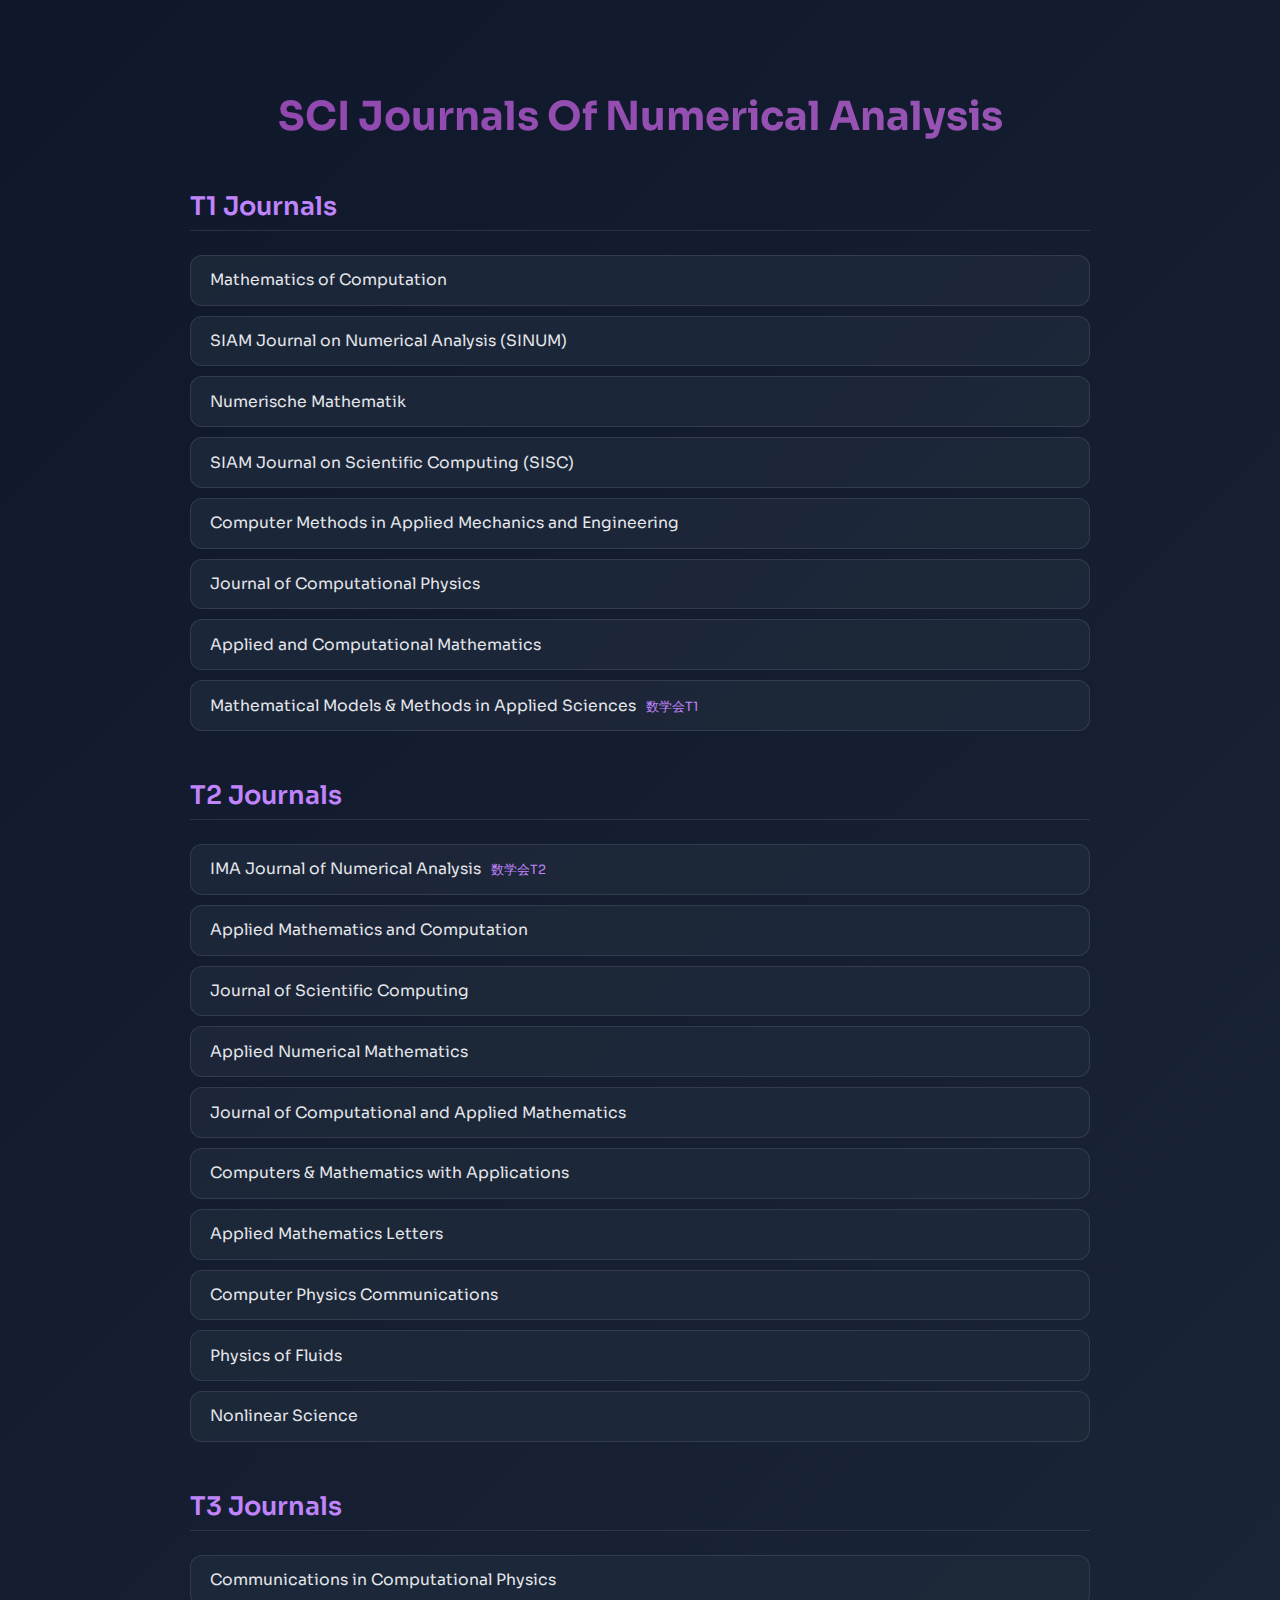
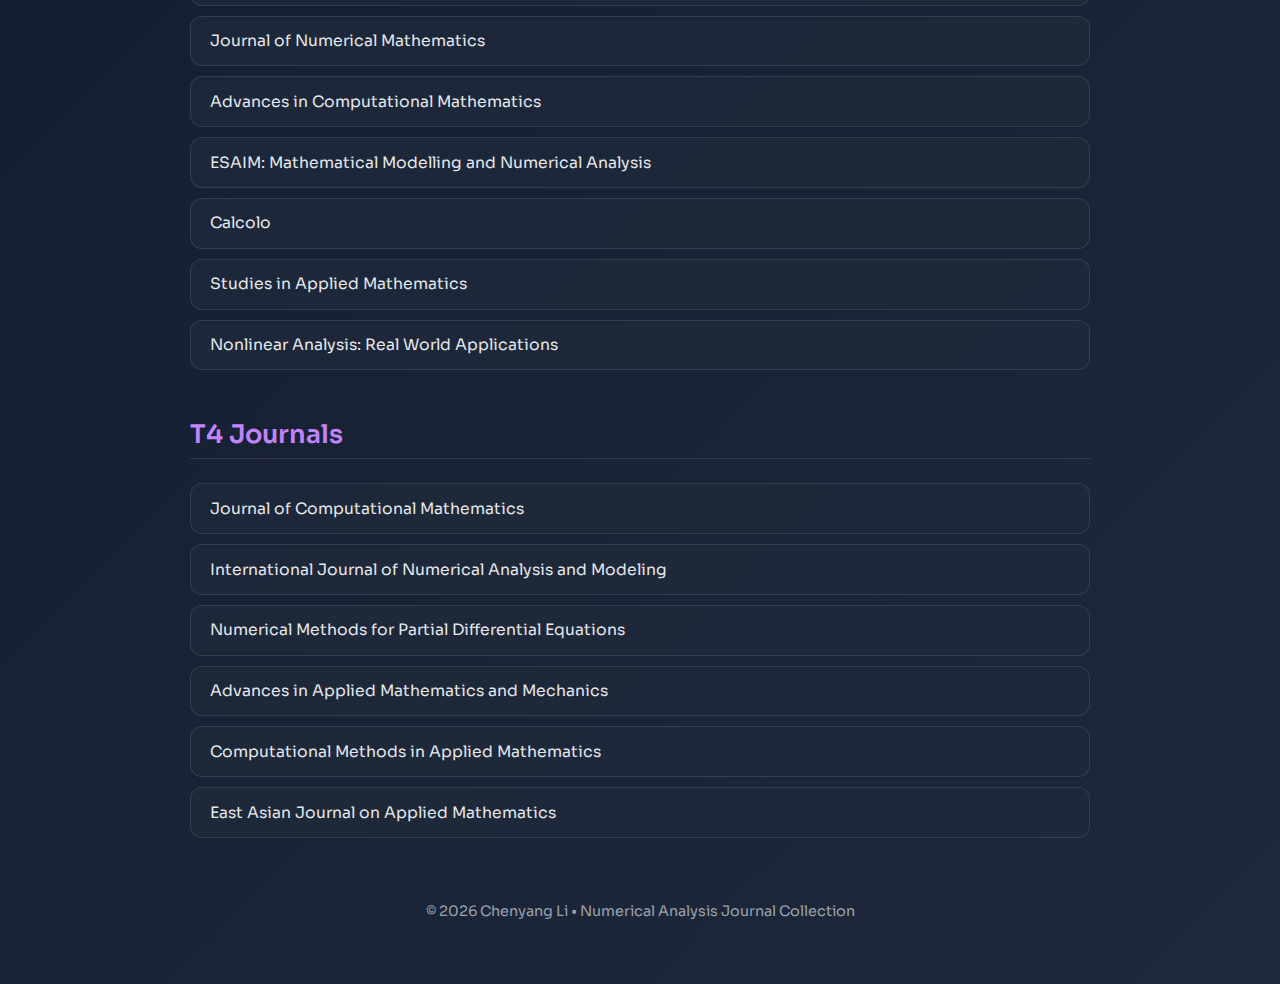
<file: html/journal.html>
<!DOCTYPE html>
<html lang="en">
<head>
<meta charset="UTF-8">
<meta name="viewport" content="width=device-width, initial-scale=1.0">
<title>Numerical Analysis Journals</title>

<link href="https://fonts.googleapis.com/css2?family=Sora:wght@400;500;600;700;800&display=swap" rel="stylesheet">

<style>
:root {
	--primary-purple: #8e44ad;
	--accent-color: #9b59b6;
	--accent-light: rgba(155, 89, 182, 0.15);
	--text-color: #e5e7eb;
	--text-secondary: #9ca3af;
	--bg-color: #0f172a;
	--card-bg: rgba(30, 41, 59, 0.8);
	--border-color: rgba(255,255,255,0.1);
}

body {
	background: linear-gradient(135deg, #0f172a 0%, #1e293b 100%);
	font-family: 'Sora', sans-serif;
	color: var(--text-color);
	margin:0;
	padding:4rem 1.5rem;
}

h1{
	text-align:center;
	font-size:2.5rem;
	font-weight:700;
	margin-bottom:3rem;
	background: linear-gradient(135deg, #8e44ad 0%, #9b59b6 100%);
	-webkit-background-clip: text;
	-webkit-text-fill-color: transparent;
}

.section{
	max-width:900px;
	margin:0 auto 3rem auto;
}

.section-title{
	font-size:1.6rem;
	font-weight:600;
	margin-bottom:1.5rem;
	color:#c084fc;
	border-bottom:1px solid var(--border-color);
	padding-bottom:0.5rem;
}

.journal-item{
	background:var(--card-bg);
	border:1px solid var(--border-color);
	padding:0.9rem 1.2rem;
	border-radius:12px;
	margin-bottom:10px;
	font-size:0.98rem;
	transition:all 0.3s ease;
}

.journal-item:hover{
	background:var(--accent-light);
	border-color:var(--accent-color);
	transform:translateY(-2px);
}

.tag{
	font-size:0.8rem;
	color:#c084fc;
	margin-left:6px;
}

footer{
	text-align:center;
	margin-top:4rem;
	font-size:0.9rem;
	color:var(--text-secondary);
}
</style>
</head>

<body>

<h1>SCI Journals Of Numerical Analysis  </h1>

<div class="section">
<div class="section-title">T1 Journals</div>

<div class="journal-item">Mathematics of Computation</div>
<div class="journal-item">SIAM Journal on Numerical Analysis (SINUM)</div>
<div class="journal-item">Numerische Mathematik</div>
<div class="journal-item">SIAM Journal on Scientific Computing (SISC)</div>
<div class="journal-item">Computer Methods in Applied Mechanics and Engineering</div>
<div class="journal-item">Journal of Computational Physics</div>
<div class="journal-item">Applied and Computational Mathematics</div>
<div class="journal-item">Mathematical Models & Methods in Applied Sciences <span class="tag">数学会T1</span></div>

</div>

<div class="section">
<div class="section-title">T2 Journals</div>

<div class="journal-item">IMA Journal of Numerical Analysis <span class="tag">数学会T2</span></div>
<div class="journal-item">Applied Mathematics and Computation</div>
<div class="journal-item">Journal of Scientific Computing</div>
<div class="journal-item">Applied Numerical Mathematics</div>
<div class="journal-item">Journal of Computational and Applied Mathematics</div>
<div class="journal-item">Computers & Mathematics with Applications</div>
<div class="journal-item">Applied Mathematics Letters</div>
<div class="journal-item">Computer Physics Communications</div>
<div class="journal-item">Physics of Fluids</div>
<div class="journal-item">Nonlinear Science</div>


</div>

<div class="section">
<div class="section-title">T3 Journals</div>

<div class="journal-item">Communications in Computational Physics</div>
<div class="journal-item">Journal of Numerical Mathematics</div>
<div class="journal-item">Advances in Computational Mathematics</div>
<div class="journal-item">ESAIM: Mathematical Modelling and Numerical Analysis</div>
<div class="journal-item">Calcolo</div>
<div class="journal-item">Studies in Applied Mathematics</div>
<div class="journal-item">Nonlinear Analysis: Real World Applications</div>

</div>

<div class="section">
<div class="section-title">T4 Journals</div>

<div class="journal-item">Journal of Computational Mathematics</div>
<div class="journal-item">International Journal of Numerical Analysis and Modeling</div>
<div class="journal-item">Numerical Methods for Partial Differential Equations</div>
<div class="journal-item">Advances in Applied Mathematics and Mechanics</div>
<div class="journal-item">Computational Methods in Applied Mathematics</div>
<div class="journal-item">East Asian Journal on Applied Mathematics</div>

</div>

<footer>
© 2026 Chenyang Li • Numerical Analysis Journal Collection
</footer>

</body>
</html>
</file>
<file: css/style.css>
/* ====================================================== */
/* --- ABOUT ME SECTION --- */
/* ====================================================== */
.about-grid {
    display: grid;
    grid-template-columns: 1fr 1.2fr;
    gap: 3rem;
    align-items: flex-start;
}

.about-image-wrapper {
    position: relative;
    border-radius: 1rem;
    overflow: hidden;
}

.about-image-wrapper img {
    width: 100%;
    display: block;
}

.status-tag {
    position: absolute;
    bottom: 1rem;
    left: 1rem;
    background: rgba(0, 0, 0, 0.5);
    backdrop-filter: blur(5px);
    padding: 0.5rem 1rem;
    border-radius: 9999px;
    font-size: 0.875rem;
    display: flex;
    align-items: center;
    gap: 0.5rem;
    border: 1px solid var(--border-color);
}

.green-dot {
    width: 8px;
    height: 8px;
    background-color: var(--gradient-green);
    border-radius: 50%;
}

.about-text-content p {
    color: var(--text-secondary);
    margin-bottom: 1rem;
}

.info-box-wrapper {
    margin-top: 2rem;
    padding: 1.5rem;
}

.info-box {
    display: grid;
    grid-template-columns: 1fr 1fr;
    gap: 1.5rem;
    margin-bottom: 1.5rem;
}

.info-label {
    color: var(--text-secondary);
    font-size: 0.875rem;
    margin-bottom: 0.25rem;
    display: block;
}

.info-box p {
    color: var(--text-primary);
    font-weight: 500;
    margin: 0;
}

.available-status {
    color: var(--gradient-green);
}

.btn-download-resume {
    display: block;
    width: 100%;
    text-align: center;
    padding: 0.75rem;
    border: 1px solid var(--border-color);
    border-radius: 0.5rem;
    text-decoration: none;
    color: var(--text-primary);
    background: rgba(255, 255, 255, 0.1);
    transition: background-color 0.3s;
}

.btn-download-resume:hover {
    background-color: rgba(255, 255, 255, 0.15);
}
/* ====================================================== */
/* --- ANIMATION & RESPONSIVE (LAYOUT SỬA LỖI) --- */
/* ====================================================== */


/* THAY THẾ KHỐI NÀY */
.animate-on-scroll {
    opacity: 0;
    transform: translateY(30px);
    /* Giữ nguyên transition cho cả lúc hiện và lúc ẩn */
    transition: opacity 0.6s ease-out, transform 0.6s ease-out;
}

.animate-on-scroll.is-visible {
    opacity: 1;
    transform: translateY(0);
}

/* SỬA LỖI: Đặt @media cho header vào đúng khu vực responsive */
@media (max-width: 1600px) {
    .main-header {
        gap: 0.75rem;
        padding: 0.75rem 0.75rem;
    }

    .logo {
        font-size: 1.1rem;
    }

    .main-nav a {
        padding: 0.4rem 0.6rem;
        font-size: 0.8rem;
    }

    .resume-button {
        padding: 0.4rem 0.8rem;
        font-size: 0.8rem;
    }
}

@media (max-width: 992px) {

    /* SỬA LỖI: Chuyển Hero section sang layout 1 cột trên màn hình nhỏ */
    .hero-container {
        grid-template-columns: 1fr;
        /* Chuyển thành 1 cột */
        justify-items: center;
        /* Căn các item vào giữa */
    }

    .hero-text-content {
        text-align: center;
        /* Căn giữa lại text */
        order: -1;
        /* Đưa khối text lên trên khối profile */
        margin-bottom: 3rem;
        /* Tạo khoảng cách với khối profile bên dưới */
    }

    /* Căn giữa lại các nút và icon social trên màn hình nhỏ */
    .hero-buttons,
    .social-links {
        justify-content: center;
    }

    .about-grid,
    .contact-grid {
        grid-template-columns: 1fr;
    }

    .main-nav {
        display: none;
        /* Hoặc có thể làm menu hamburger */
    }
}

@media (max-width: 768px) {
    .main-header {
        flex-direction: column;
        gap: 0.5rem;
        padding: 0.75rem;
        border-radius: 1rem;
    }

    .music-player-widget {
        display: none;
        /* Ẩn trên mobile cho gọn */
    }
}
/* --- CSS CHO AWARD SECTION --- */

.award-card {
    display: grid;
    grid-template-columns: 1fr 2fr;
    /* Chia làm 2 cột, cột mô tả rộng hơn */
    gap: 2rem;
    padding: 2.5rem;
    align-items: center;
}

.award-info {
    text-align: right;
    border-right: 2px solid var(--border-color);
    padding-right: 2rem;
}

.award-date {
    color: var(--gradient-purple);
    font-weight: 700;
    margin-bottom: 0.5rem;
}

.award-title {
    font-size: 1.75rem;
    font-weight: 600;
    color: var(--text-primary);
    margin-bottom: 0.25rem;
}

.award-competition {
    font-style: italic;
    color: var(--text-secondary);
    margin-bottom: 1rem;
}

.award-issuer {
    font-size: 0.9rem;
    color: var(--text-secondary);
}

.award-description ul {
    list-style-type: none;
    padding-left: 0;
}

.award-description li {
    position: relative;
    padding-left: 1.75rem;
    margin-bottom: 1rem;
    color: var(--text-secondary);
}

.award-description li::before {
    content: '🏆';
    /* Hoặc dùng '✨', '✓' */
    position: absolute;
    left: 0;
    top: 0;
    color: var(--gradient-yellow);
    font-size: 1rem;
}

/* Responsive cho màn hình nhỏ */
@media (max-width: 768px) {
    .award-card {
        grid-template-columns: 1fr;
        /* Chuyển thành 1 cột */
        gap: 1.5rem;
    }

    .award-info {
        text-align: center;
        border-right: none;
        border-bottom: 2px solid var(--border-color);
        padding-right: 0;
        padding-bottom: 1.5rem;
    }

    .award-description li {
        padding-left: 1.5rem;
    }
}

.award-photo-card {
    margin-top: 2rem;
    padding: 2rem;
    text-align: center;
}

.award-photo-card .photo-title {
    font-size: 1.25rem;
    color: var(--text-secondary);
    margin-bottom: 1.5rem;
    font-weight: 500;
}

.award-photo-card .photo-wrapper {
    max-width: 700px;
    margin: 0 auto;
    border-radius: 0.75rem;
    overflow: hidden;
    border: 1px solid var(--border-color);
    box-shadow: 0 5px 20px rgba(0, 0, 0, 0.2);
}

.award-photo-card img {
    width: 100%;
    height: auto;
    display: block;
}

.award-photo-card .photo-caption {
    margin-top: 1.5rem;
    font-style: italic;
    font-size: 0.9rem;
    color: var(--text-secondary);
}
/* ====================================================== */
/* --- BIẾN MÀU VÀ THIẾT LẬP CHUNG --- */
/* ====================================================== */
:root {
    /* Bảng màu mới */
    --bg-dark: #121212;
    --bg-card: rgba(28, 28, 31, 0.6);
    --border-color: rgba(255, 255, 255, 0.1);
    --text-primary: #f4f4f5;
    --text-secondary: #a1a1aa;
    --gradient-purple: #c084fc;
    --gradient-pink: #f472b6;
    --gradient-green: #4ade80;
    --gradient-yellow: #facc15;
    --resume-button-bg: var(--gradient-green);
}

/* === BỔ SUNG: BIẾN MÀU CHO LIGHT MODE === */
body.light-mode {
    background-color: var(--bg-dark); /* Explicitly set background */
    --bg-dark: #f5f5f5;
    --bg-card: rgba(255, 255, 255, 0.8);
    --border-color: rgba(0, 0, 0, 0.1);
    --text-primary: #212121;
    --text-secondary: #5f5f5f;
    --resume-button-bg: #18181b;
    /* Nút resume nền đen chữ trắng */
}

* {
    margin: 0;
    padding: 0;
    box-sizing: border-box;
}

html {
    scroll-behavior: smooth;
}

body {
    background-color: var(--bg-dark);
    color: var(--text-primary);
    /* Font mới */
    font-family: 'Sora', sans-serif;
    line-height: 1.6;
    overflow-x: hidden;
}

a {
    color: var(--text-primary);
    text-decoration: none;
    transition: color 0.3s ease;
}

a:hover {
    color: var(--gradient-purple);
}

.container {
    max-width: 1200px;
    margin: 0 auto;
    padding: 0 2rem;
}

/* Helper class cho hiệu ứng kính mờ */
.glass-card {
    background: var(--bg-card);
    backdrop-filter: blur(12px);
    -webkit-backdrop-filter: blur(12px);
    border: 1px solid var(--border-color);
    border-radius: 1rem;
    padding: 1.5rem;
    transition: transform 0.3s ease, box-shadow 0.3s ease;
}

.glass-card:hover {
    transform: translateY(-5px);
    box-shadow: 0 8px 30px rgba(0, 0, 0, 0.2);
}
/* ====================================================== */
/* --- BLOG SECTION (MỚI) --- */
/* ====================================================== */
.blog-grid {
    display: grid;
    grid-template-columns: repeat(3, 1fr);
    /* 3 cột trên màn hình lớn */
    gap: 2rem;
    margin-bottom: 3rem;
}

.blog-post-card {
    padding: 0;
    /* Bỏ padding mặc định của glass-card */
    display: flex;
    flex-direction: column;
    /* Sắp xếp ảnh và nội dung theo chiều dọc */
}

.blog-card-image-link {
    display: block;
}

.blog-card-image {
    aspect-ratio: 16 / 9;
    /* Giữ tỉ lệ ảnh 16:9 */
    overflow: hidden;
    border-top-left-radius: 1rem;
    border-top-right-radius: 1rem;
}

.blog-card-image img {
    width: 100%;
    height: 100%;
    object-fit: cover;
    /* Đảm bảo ảnh lấp đầy khung mà không bị méo */
    transition: transform 0.4s cubic-bezier(0.25, 0.8, 0.25, 1);
}

.blog-post-card:hover .blog-card-image img {
    transform: scale(1.05);
    /* Hiệu ứng zoom khi hover */
}

.blog-card-content {
    padding: 1.5rem;
    display: flex;
    flex-direction: column;
    flex-grow: 1;
    /* Giúp nội dung card co giãn, đẩy link "Read More" xuống dưới */
}

.blog-card-tags {
    display: flex;
    gap: 0.5rem;
    margin-bottom: 1rem;
}

.blog-card-tags span {
    background-color: rgba(192, 132, 252, 0.1);
    color: var(--gradient-purple);
    padding: 0.25rem 0.75rem;
    border-radius: 9999px;
    font-size: 0.75rem;
    font-weight: 500;
}

.blog-card-content h3 {
    font-size: 1.2rem;
    margin-bottom: 0.75rem;
}

.blog-card-content h3 a {
    color: var(--text-primary);
}

.blog-card-content h3 a:hover {
    color: var(--gradient-pink);
}

.blog-card-content p {
    color: var(--text-secondary);
    font-size: 0.9rem;
    line-height: 1.7;
    margin-bottom: 1.5rem;
}

.blog-card-link {
    margin-top: auto;
    /* Đẩy link này xuống cuối card */
    color: var(--text-primary);
    font-weight: 500;
    align-self: flex-start;
    /* Căn lề trái */
}

.blog-card-link i {
    margin-left: 0.25rem;
    transition: transform 0.3s;
}

.blog-card-link:hover i {
    transform: translateX(4px);
}

.view-all-posts-container {
    text-align: center;
    margin-top: 2rem;
}

/* Responsive cho section blog */
@media (max-width: 992px) {
    .blog-grid {
        grid-template-columns: 1fr 1fr;
        /* 2 cột trên tablet */
    }
}

@media (max-width: 768px) {
    .blog-grid {
        grid-template-columns: 1fr;
        /* 1 cột trên mobile */
    }
}
/* ====================================================== */
/* --- CONTACT SECTION --- */
/* ====================================================== */
.contact-grid {
    display: grid;
    grid-template-columns: 1fr 1.5fr;
    gap: 2rem;
}

.contact-info-wrapper h3 {
    margin-bottom: 1.5rem;
}

.contact-item {
    display: flex;
    align-items: flex-start;
    gap: 1rem;
    margin-bottom: 1.5rem;
}

.contact-item i {
    font-size: 1.25rem;
    color: var(--gradient-purple);
    margin-top: 5px;
}

.contact-item span {
    display: block;
    color: var(--text-secondary);
    font-size: 0.875rem;
}

.contact-item a {
    color: var(--text-primary);
    text-decoration: none;
    transition: color 0.2s;
}

.contact-item a:hover {
    color: var(--gradient-pink);
}

.status-title {
    margin-top: 2rem;
}

.contact-status {
    display: flex;
    align-items: center;
    gap: 0.75rem;
    font-size: 0.9rem;
}

.contact-form h3 {
    margin-bottom: 1.5rem;
}

.form-group {
    margin-bottom: 1rem;
}

.contact-form input,
.contact-form textarea {
    width: 100%;
    padding: 0.75rem 1rem;
    background-color: rgba(255, 255, 255, 0.05);
    border: 1px solid var(--border-color);
    border-radius: 0.5rem;
    color: var(--text-primary);
    font-family: 'Sora', sans-serif;
    font-size: 0.9rem;
    transition: border-color 0.3s, box-shadow 0.3s;
}

.contact-form input:focus,
.contact-form textarea:focus {
    outline: none;
    border-color: var(--gradient-purple);
    box-shadow: 0 0 0 3px rgba(192, 132, 252, 0.2);
}

.contact-form button {
    width: 100%;
    justify-content: center;
}
/* ====================================================== */
/* --- EXPERIENCE SECTION --- */
/* ====================================================== */
.timeline {
    position: relative;
    max-width: 800px;
    margin: 0 auto;
}

.timeline::after {
    content: '';
    position: absolute;
    width: 2px;
    background: var(--border-color);
    top: 0;
    bottom: 0;
    left: 11px;
}

.timeline-item {
    padding-left: 40px;
    position: relative;
    margin-bottom: 2rem;
}

.timeline-item:last-child {
    margin-bottom: 0;
}

.timeline-dot {
    position: absolute;
    left: 0;
    top: 5px;
    width: 24px;
    height: 24px;
    border-radius: 50%;
    background: var(--bg-dark);
    border: 3px solid var(--gradient-purple);
    z-index: 1;
}

.timeline-content {
    padding: 1.5rem;
}

.timeline-content h3 {
    font-size: 1.2rem;
}

.timeline-meta {
    color: var(--text-secondary);
    font-size: 0.875rem;
    margin-bottom: 0.5rem;
}
/* ====================================================== */
/* --- NEW FEATURED PROJECT SHOWCASE STYLES --- */
/* ====================================================== */

/* ====================================================== */
/* --- FEATURED PROJECTS - ALTERNATING LAYOUT STYLES --- */
/* ====================================================== */
#projects .container {
    max-width: 1400px;
}

.project-showcase-grid {
    display: grid;
    grid-template-columns: 2fr 1fr;
    /* Cột showcase trái, cột details phải */
    gap: 2rem;
    align-items: center;
    margin-bottom: 6rem;
    /* Tăng khoảng cách giữa các dự án */
}

.project-showcase-grid:last-child {
    margin-bottom: 0;
    /* Bỏ margin cho dự án cuối cùng */
}

/* --- The Main Card (Showcase) --- */
.showcase-card {
    background-color: #ffffff;
    color: #121212;
    border-radius: 1.5rem;
    padding: 2.5rem;
    border-top: 8px solid var(--gradient-purple);
    box-shadow: 0 10px 40px rgba(0, 0, 0, 0.2);
}

.showcase-header {
    font-weight: 600;
    margin-bottom: 2rem;
    color: #888;
}

.showcase-content {
    display: grid;
    grid-template-columns: 1fr 1fr;
    gap: 2rem;
    align-items: center;
}

.text-features h1 {
    font-size: 2.2rem;
    font-weight: 800;
    line-height: 1.1;
    margin-bottom: 1.5rem;
}

.text-features .feature-title {
    font-weight: 700;
    margin-bottom: 1rem;
    text-transform: uppercase;
}

.text-features ul {
    list-style: none;
    padding-left: 0;
}

.text-features li {
    margin-bottom: 1rem;
    color: #555;
    position: relative;
    padding-left: 1.5rem;
}

.text-features li::before {
    content: '✓';
    position: absolute;
    left: 0;
    color: var(--gradient-purple);
    font-weight: bold;
}

.image-gallery .showcase-img {
    width: 100%;
    border-radius: 0.75rem;
    box-shadow: 0 4px 15px rgba(0, 0, 0, 0.15);
}

/* --- The Details Column --- */
.details-column {
    display: flex;
    flex-direction: column;
    gap: 1.5rem;
}

.details-column h2 {
    font-size: 3rem;
    font-weight: 800;
    color: var(--text-primary);
    text-align: right;
}

.details-column .project-category {
    color: var(--gradient-green);
    font-weight: 600;
    text-align: right;
    margin-top: -1.5rem;
}

.project-tags {
    display: flex;
    justify-content: flex-end;
    gap: 0.75rem;
    flex-wrap: wrap;
}

.project-tags span {
    background-color: rgba(255, 255, 255, 0.1);
    color: var(--text-primary);
    border: 1px solid var(--border-color);
    padding: 0.4rem 1rem;
    border-radius: 9999px;
    font-size: 0.875rem;
}

.description-box {
    padding: 1.5rem;
    color: var(--text-secondary);
    text-align: right;
}

.project-links {
    display: flex;
    justify-content: flex-end;
    gap: 1rem;
    font-size: 1.25rem;
}

/* --- STYLES FOR THE REVERSED LAYOUT --- */
.layout-reversed {
    grid-template-columns: 1fr 2fr;
    /* Đảo ngược tỉ lệ cột */
}

.layout-reversed .showcase-card {
    grid-column: 2 / 3;
    /* Chuyển card sang cột 2 */
    grid-row: 1 / 2;
}

.layout-reversed .details-column {
    grid-column: 1 / 2;
    /* Chuyển details sang cột 1 */
    grid-row: 1 / 2;
}

.layout-reversed .details-column h2,
.layout-reversed .details-column .project-category,
.layout-reversed .description-box {
    text-align: left;
    /* Đổi hướng text */
}

.layout-reversed .project-tags,
.layout-reversed .project-links {
    justify-content: flex-start;
    /* Đổi hướng các nút */
}


/* --- Responsive Adjustments --- */
@media (max-width: 992px) {

    .project-showcase-grid,
    .layout-reversed {
        grid-template-columns: 1fr;
        /* Chuyển tất cả về 1 cột */
    }

    .layout-reversed .showcase-card,
    .layout-reversed .details-column {
        /* Reset lại vị trí cột trên mobile */
        grid-column: auto;
        grid-row: auto;
    }

    .details-column {
        margin-top: 2rem;
        align-items: center;
        text-align: center;
    }

    .details-column h2,
    .details-column .project-category,
    .description-box,
    .layout-reversed .details-column h2,
    .layout-reversed .details-column .project-category,
    .layout-reversed .description-box {
        text-align: center;
        /* Căn giữa tất cả text */
    }

    .project-tags,
    .project-links,
    .layout-reversed .project-tags,
    .layout-reversed .project-links {
        justify-content: center;
        /* Căn giữa tất cả nút */
    }
}
/* ====================================================== */
/* --- FOOTER (THAY THẾ TOÀN BỘ CSS FOOTER CŨ) --- */
/* ====================================================== */
.main-footer {
    background-color: var(--color-surface); /* << SỬA Ở ĐÂY */
    color: var(--text-secondary);
    padding-top: 4rem;
    border-top: 1px solid var(--border-color);
    margin-top: 4rem;
    transition: background-color 0.3s, border-color 0.3s; /* Thêm transition cho mượt */
}

.footer-container {
    display: grid;
    grid-template-columns: 2fr 1fr 1fr;
    /* Layout 3 cột */
    gap: 3rem;
    /* Khoảng cách giữa các cột */
    padding-bottom: 3rem;
}

.footer-column h4.footer-title {
    color: var(--text-primary);
    font-size: 1.1rem;
    font-weight: 600;
    margin-bottom: 1.5rem;
}

/* Cột 1: Giới thiệu */
.footer-logo {
    font-weight: bold;
    font-size: 1.5rem;
    color: var(--text-primary);
    margin-bottom: 1rem;
    padding-right: 400px;
}

.footer-logo span {
    background: linear-gradient(to right, var(--gradient-purple), var(--gradient-pink));
    -webkit-background-clip: text;
    -webkit-text-fill-color: transparent;
}

.footer-about p {
    max-width: 300px;
    line-height: 1.7;
}

/* Cột 2 & 3: Links */
.footer-column ul {
    list-style: none;
    padding: 0;
    margin: 0;
}

.footer-column ul li {
    margin-bottom: 0.75rem;
}

.footer-column ul a {
    color: var(--text-secondary);
    text-decoration: none;
    transition: color 0.3s, padding-left 0.3s;
    display: inline-flex;
    align-items: center;
    gap: 0.75rem;
}

.footer-column ul a:hover {
    color: var(--text-primary);
    padding-left: 5px;
    /* Hiệu ứng đẩy sang phải khi hover */
}

/* Dòng Copyright */
.footer-copyright {
    padding: 1.5rem 0;
    text-align: center;
    font-size: 0.875rem;
    border-top: 1px solid var(--border-color);
}

/* --- Responsive cho Footer --- */
@media (max-width: 768px) {
    .footer-container {
        grid-template-columns: 1fr;
        /* Chuyển thành 1 cột trên mobile */
        text-align: center;
        /* Căn giữa nội dung */
    }

    .footer-about p {
        margin: 0 auto;
        /* Căn giữa đoạn text */
    }

    .footer-column ul a {
        justify-content: center;
        /* Căn giữa các item link */
    }

    .footer-logo {
        padding-right: 40px;
    }

    .skills-wrapper {
        max-width: 400px;
        /* Chiều rộng tối đa của lưới kỹ năng */
        margin: 0 auto;
        /* Tự động căn giữa, tạo ra khoảng trống hai bên */
    }

    /* SỬA LẠI KHỐI NÀY */
    .skills-grid {
        display: grid;
        /* Luôn hiển thị 3 cột */
        grid-template-columns: repeat(2, 1fr);
        gap: 1.5rem;
    }
}
/* ====================================================== */
/* --- THANH TIẾN TRÌNH & HEADER --- */
/* ====================================================== */
.scroll-progress-bar {
    position: fixed;
    top: 0;
    left: 0;
    height: 4px;
    background: linear-gradient(to right, var(--gradient-purple), var(--gradient-pink));
    width: 0%;
    z-index: 1000;
    transition: width 0.1s linear;
}

.main-header {
    position: fixed;
    top: 1.5rem;
    left: 50%;
    z-index: 999;

    width: 80%;
    max-width: 1100px;

    background: rgba(24, 24, 27, 0.8);
    backdrop-filter: blur(10px);
    border: 1px solid var(--border-color);
    border-radius: 9999px;
    padding: 0.75rem 1.5rem;
    display: flex;
    align-items: center;

    /* === THAY ĐỔI DÒNG NÀY === */
    justify-content: center;
    /* Căn giữa tất cả các mục */

    gap: 2rem;
    /* Tăng khoảng cách giữa logo và khối nav */
    opacity: 0;
    transform: translate(-50%, -100px);
    transition: opacity 0.5s ease-out, transform 0.5s ease-out;
}

/* === THAY ĐỔI LOGO THEO THIẾT KẾ MỚI === */
.logo {
    font-weight: bold;
    font-size: 1.25rem;
    color: var(--text-primary);
    /* Chuyển màu gradient sang một phần của tên */
    background: linear-gradient(to right, #a855f7, #ec4899);
    /* Tím-Hồng */
    -webkit-background-clip: text;
    -webkit-text-fill-color: transparent;
}


/* === THÊM KHỐI NÀY === */
.header-navigation {
    display: flex;
    align-items: center;
    gap: 1rem;
    /* Khoảng cách giữa nav và nút resume */
}

/* Các style khác cho .main-nav, .resume-button... giữ nguyên */


.main-header.visible {
    opacity: 1;
    transform: translateX(-50%);
}

.logo {
    font-weight: bold;
    font-size: 1.25rem;
    text-decoration: none;
    color: var(--text-primary);
}

.logo span {
    background: linear-gradient(to right, var(--gradient-purple), var(--gradient-pink));
    -webkit-background-clip: text;
    -webkit-text-fill-color: transparent;
}

.main-nav {
    position: relative;
}

.main-nav a {
    position: relative;
    z-index: 1;
    /* Đảm bảo link luôn nằm trên indicator */
    padding: 0.5rem 0.75rem;
    color: var(--text-secondary);
    text-decoration: none;
    font-size: 0.875rem;
    transition: color 0.3s;
}

.main-nav a:hover {
    color: var(--text-primary);
}

.main-nav a.is-active {
    /* Thêm một class để highlight text khi active */
    color: var(--text-primary);
}

/* Style cho vạch active di chuyển */
.nav-indicator {
    position: absolute;
    bottom: 0;
    left: 0;
    /* JS sẽ cập nhật giá trị này */
    height: 100%;
    background-color: rgba(0, 247, 255, 0.1);
    border-radius: 9999px;
    z-index: 0;
    transition: all 0.5s cubic-bezier(0.23, 1, 0.32, 1);
    /* Hiệu ứng mượt mà */
    opacity: 0;
    /* Ban đầu ẩn đi */
}

.resume-button {
    background: var(--resume-button-bg);
    color: #121212;
    padding: 0.5rem 1rem;
    border-radius: 9999px;
    text-decoration: none;
    font-size: 0.875rem;
    font-weight: 600;
    transition: transform 0.2s;
}

.resume-button:hover {
    transform: scale(1.05);
}
/* ====================================================== */
/* --- HERO SECTION (LAYOUT ĐÃ SỬA LỖI) --- */
/* ====================================================== */
.hero-section {
    min-height: 100vh;
    display: flex;
    align-items: center;
    justify-content: center;
    position: relative;
    padding-top: 8rem;
}

.hero-background {
    position: absolute;
    inset: 0;
    background-image: url('../assets/pic/LEE03139.JPG');
    /* ĐỔI TÊN ẢNH NỀN */
    background-size: cover;
    background-position: center;
    z-index: -2;
    opacity: 0.8;
}

.hero-background::after {
    content: '';
    position: absolute;
    inset: 0;
    background: radial-gradient(circle, rgba(18, 18, 18, 0.2) 0%, rgba(18, 18, 18, 0.8) 70%);
    z-index: -1;
}

/* SỬA LỖI: Chuyển sang CSS Grid để layout ổn định */
.hero-container {
    display: grid;
    grid-template-columns: 340px auto;
    /* Cột 1 cho card, cột 2 cho text */
    align-items: center;
    /* Căn giữa các item theo chiều dọc */
    gap: 3rem;
    /* Tăng khoảng cách giữa card và text */
    width: 100%;
    position: relative;
}

/* SỬA LỖI: Bỏ position absolute */
.profile-card-container {
    width: 340px;
    /* Đã bỏ position: absolute, left, top, transform */
}

.profile-card .profile-header {
    display: flex;
    align-items: center;
    gap: 1rem;
}

.avatar-wrapper {
    position: relative;
}

.avatar {
    width: 4.5rem;
    height: 4.5rem;
    border-radius: 50%;
    object-fit: cover;
    border: 2px solid var(--gradient-purple);
}

.status-indicator.online {
    position: absolute;
    bottom: 2px;
    right: 2px;
    width: 14px;
    height: 14px;
    background-color: #22c55e;
    border-radius: 50%;
    border: 3px solid var(--bg-card);
}

.job-title {
    color: var(--text-secondary);
    font-size: 0.9rem;
}

.profile-details {
    margin-top: 1rem;
    font-size: 0.875rem;
    color: var(--text-secondary);
}

.profile-details p {
    display: flex;
    align-items: center;
    gap: 0.75rem;
    margin-bottom: 0.5rem;
}

.card-divider {
    border: none;
    height: 1px;
    background-color: var(--border-color);
    margin: 1rem 0;
}

.discord-status {
    display: flex;
    align-items: center;
    gap: 0.75rem;
}

.discord-status .fa-discord {
    font-size: 1.25rem;
    color: #7289DA;
}

.discord-info h4 {
    font-weight: 500;
    font-size: 0.9rem;
}

.discord-info p {
    color: var(--text-secondary);
    font-size: 0.8rem;
    line-height: 1;
}

/* SỬA LỖI: Chuyển text-align sang left và bỏ margin auto */
.hero-text-content {
    text-align: left;
    max-width: 800px;
    margin: 0;
}

.welcome-badge {
    display: inline-block;
    background: rgba(255, 255, 255, 0.1);
    border: 1px solid var(--border-color);
    padding: 0.5rem 1rem;
    border-radius: 9999px;
    font-size: 0.875rem;
    margin-bottom: 1.5rem;
}

.hero-text-content h1 {
    font-size: clamp(3rem, 7vw, 5.5rem);
    font-weight: 800;
    line-height: 1.1;
    margin-bottom: 1.5rem;
}

.gradient-text {
    background: linear-gradient(to right, var(--gradient-purple), var(--gradient-pink));
    -webkit-background-clip: text;
    -webkit-text-fill-color: transparent;
}

.hero-text-content p {
    font-size: 1.125rem;
    color: var(--text-secondary);
    max-width: 600px;
    margin: 0;
}

/* Bỏ margin auto */

/* SỬA LỖI: Căn lề trái cho các nút */
.hero-buttons {
    margin-top: 2rem;
    display: flex;
    gap: 1rem;
    justify-content: flex-start;
}

.btn {
    padding: 0.75rem 1.5rem;
    border-radius: 0.5rem;
    text-decoration: none;
    font-weight: 600;
    transition: transform 0.2s, box-shadow 0.2s;
    display: inline-flex;
    align-items: center;
    gap: 0.5rem;
}

.btn:hover {
    transform: translateY(-3px);
    box-shadow: 0 4px 15px rgba(0, 0, 0, 0.2);
}

.btn-primary {
    background: linear-gradient(to right, var(--gradient-purple), var(--gradient-pink));
    color: white;
}

.btn-secondary {
    background: rgba(255, 255, 255, 0.1);
    border: 1px solid var(--border-color);
    color: var(--text-primary);
}

/* SỬA LỖI: Căn lề trái cho các icon social */
.social-links {
    margin-top: 2.5rem;
    display: flex;
    gap: 1rem;
    justify-content: flex-start;
}

.social-links a {
    color: var(--text-secondary);
    font-size: 1rem;
    width: 40px;
    height: 40px;
    display: grid;
    place-items: center;
    border-radius: 50%;
    border: 1px solid var(--border-color);
    transition: all 0.3s;
}

.social-links a:hover {
    color: var(--text-primary);
    background-color: rgba(255, 255, 255, 0.1);
    border-color: var(--gradient-purple);
}

.scroll-down-indicator {
    position: absolute;
    bottom: 2rem;
    left: 50%;
    transform: translateX(-50%);
    width: 24px;
    height: 40px;
    border: 2px solid rgba(255, 255, 255, 0.2);
    border-radius: 9999px;
}

.scroll-down-indicator::before {
    content: '';
    position: absolute;
    top: 6px;
    left: 50%;
    transform: translateX(-50%);
    width: 6px;
    height: 6px;
    border-radius: 50%;
    background-color: rgba(255, 255, 255, 0.6);
    animation: scroll-down-anim 2s infinite;
}

@keyframes scroll-down-anim {
    0% {
        transform: translate(-50%, 0);
        opacity: 0;
    }

    40% {
        opacity: 1;
    }

    80% {
        transform: translate(-50%, 16px);
        opacity: 0;
    }

    100% {
        opacity: 0;
    }
}
/* ====================================================== */
/* 9. SKILLS SECTION (Interactive Grid Version - UPDATED) */
/* ====================================================== */

/* --- Tiêu đề phụ trong section Skills (General Expertise, Soft Skills...) --- */
.skills-subtitle {
    text-align: center;
    font-weight: 600;
    color: #c084fc;
    /* Màu tím nhạt, nổi bật trên nền tối */
    margin: 2.5rem 0 1.25rem 0;
    letter-spacing: 0.5px;
}

/* --- Icon ở đầu mỗi mục (Professional Skills, Tech Stack) --- */
.feature-icon {
    display: inline-flex;
    align-items: center;
    justify-content: center;
    width: 3.5rem;
    height: 3.5rem;
    border-radius: 0.75rem;
    background: linear-gradient(135deg, #8A2BE2, #4A00E0);
    /* Gradient tím */
    color: white;
    font-size: 1.5rem;
    margin-right: 1rem;
    flex-shrink: 0;
}

/* --- Vùng chứa lưới các kỹ năng --- */
.interactive-grid-container {
    display: flex;
    justify-content: center;
}

/* --- CẬP NHẬT QUAN TRỌNG: Chuyển sang layout LƯỚI (GRID) --- */
.interactive-grid {
    display: grid;
    /* Mặc định trên màn hình lớn: 3 cột bằng nhau */
    grid-template-columns: repeat(3, 1fr);
    gap: 0.75rem;
    /* Khoảng cách giữa các ô kỹ năng */
    width: 100%;
    /* Đảm bảo lưới chiếm toàn bộ chiều rộng của container */
    max-width: 900px;
    /* Giới hạn chiều rộng tối đa để trông đẹp hơn */
}


/* --- Từng ô kỹ năng (Pill/Tag) - Giữ nguyên style --- */
.grid-item {
    position: relative;
    background-color: rgba(255, 255, 255, 0.05);
    border: 1px solid rgba(255, 255, 255, 0.1);
    border-radius: 50px;
    padding: 0.6rem 1.4rem;
    font-size: 0.9rem;
    font-weight: 500;
    color: rgba(255, 255, 255, 0.85);
    cursor: pointer;
    transition: all 0.3s cubic-bezier(0.25, 0.8, 0.25, 1);
    text-align: center;
    /* Căn giữa chữ trong từng ô */
}

/* --- Hiệu ứng khi di chuột vào ô kỹ năng (Giữ nguyên) --- */
.grid-item:hover {
    transform: translateY(-3px);
    border-color: #00bfff;
    background-color: rgba(0, 191, 255, 0.1);
    box-shadow: 0 0 20px rgba(0, 191, 255, 0.4);
    color: #fff;
}

/* --- Tooltip và Mũi tên (Giữ nguyên) --- */
.grid-item:hover::after {
    content: attr(data-text);
    position: absolute;
    bottom: 140%;
    left: 50%;
    transform: translateX(-50%);
    background-color: #007bff;
    color: white;
    padding: 0.4rem 0.8rem;
    border-radius: 5px;
    font-size: 0.85rem;
    white-space: nowrap;
    z-index: 10;
    opacity: 1;
    visibility: visible;
    transition: opacity 0.3s ease;
}

.grid-item:hover::before {
    content: '';
    position: absolute;
    bottom: 100%;
    left: 50%;
    transform: translateX(-50%);
    border-width: 6px;
    border-style: solid;
    border-color: #007bff transparent transparent transparent;
    z-index: 10;
    opacity: 1;
    visibility: visible;
    transition: opacity 0.3s ease;
}

.grid-item::before,
.grid-item::after {
    opacity: 0;
    visibility: hidden;
    pointer-events: none;
}
/* ====================================================== */
/* --- MUSIC PLAYER WIDGET --- */
/* ====================================================== */
.music-player-widget {
    position: fixed;
    bottom: 1.5rem;
    right: 1.5rem;
    display: flex;
    align-items: center;
    gap: 1rem;
    background: rgba(28, 28, 31, 0.7);
    backdrop-filter: blur(10px);
    padding: 0.75rem 1.25rem;
    border-radius: 0.75rem;
    border: 1px solid var(--border-color);
    z-index: 998;
    color: var(--text-secondary);
}

.song-cover {
    width: 40px;
    height: 40px;
    border-radius: 8px;
    object-fit: cover;
}

.song-info h4 {
    color: var(--text-primary);
    font-size: 0.875rem;
    font-weight: 500;
}

.song-info p {
    font-size: 0.75rem;
    line-height: 1;
}

.player-controls {
    display: flex;
    align-items: center;
    gap: 0.75rem;
    margin: 0 0.5rem;
}

.player-controls i {
    cursor: pointer;
    transition: color 0.2s;
}

.player-controls i:hover {
    color: var(--text-primary);
}
/* ====================================================== */
/* --- PROJECTS & WORKS SECTION --- */
/* ====================================================== */
.projects-grid {
    display: grid;
    grid-template-columns: repeat(auto-fit, minmax(320px, 1fr));
    gap: 1.5rem;
}

.project-card {
    padding: 0;
    overflow: hidden;
    display: flex;
    flex-direction: column;
}

/* THAY THẾ TOÀN BỘ KHỐI NÀY */
.project-image-container {
    background-color: #000000;
    /* Nền đen cho "khung viền" */
    border-bottom: 1px solid var(--border-color);
    padding: 0.3rem;
    /* Tạo khoảng trống xung quanh ảnh */
    aspect-ratio: 16 / 9;
    /* Giữ tỉ lệ cho container */
    display: flex;
    align-items: center;
    justify-content: center;
}

/* VÀ KHỐI NÀY */
.project-image {
    width: 100%;
    height: 100%;
    object-fit: cover;
    /* Đảm bảo ảnh không bị méo */
    border-radius: 0.5rem;
    /* Bo góc cho ảnh bên trong */
    box-shadow: 0 5px 15px rgba(0, 0, 0, 0.3);
    /* Thêm bóng đổ cho đẹp */
    transition: transform 0.4s ease;
}

.project-card:hover .project-image {
    transform: scale(1.03);
    /* Hiệu ứng zoom nhỏ hơn một chút cho tinh tế */
}

.project-content {
    padding: 1.5rem;
    flex-grow: 1;
    display: flex;
    flex-direction: column;
}

.project-content h3 {
    font-size: 1.25rem;
    margin-bottom: 0.5rem;
}

.project-content p {
    color: var(--text-secondary);
    font-size: 0.9rem;
    flex-grow: 1;
    margin-bottom: 1rem;
}

.project-role {
    font-style: italic;
    font-size: 0.85rem;
}

.project-role strong {
    font-weight: 600;
    color: var(--text-primary);
}

.project-tags {
    display: flex;
    flex-wrap: wrap;
    gap: 0.5rem;
    margin-top: 1rem;
}

.project-tags span {
    background-color: rgba(255, 255, 255, 0.1);
    padding: 0.25rem 0.75rem;
    border-radius: 9999px;
    font-size: 0.75rem;
}

.project-links {
    margin-top: 1.5rem;
    display: flex;
    gap: 1rem;
    color: white;
}

.btn-project-link {
    text-decoration: none;
    color: var(--text-secondary);
    transition: color 0.2s;
}

.btn-project-link:hover {
    color: var(--text-primary);
}

.btn-project-demo {
    margin-left: auto;
    background: linear-gradient(to right, var(--gradient-purple), var(--gradient-pink));
    color: white;
    padding: 0.5rem 1rem;
    border-radius: 9999px;
    text-decoration: none;
    font-size: 0.875rem;
    font-weight: 500;
}
/* ====================================================== */
/* --- CÁC SECTION NỘI DUNG CHUNG --- */
/* ====================================================== */
.content-section {
    padding: 6rem 0;
}

.section-header {
    text-align: center;
    margin-bottom: 4rem;
}

.section-badge {
    display: inline-block;
    background: rgba(255, 255, 255, 0.05);
    border: 1px solid var(--border-color);
    padding: 0.5rem 1rem;
    border-radius: 9999px;
    font-size: 0.875rem;
    margin-bottom: 1rem;
    color: var(--text-secondary);
}

.section-title {
    font-size: 2.5rem;
    font-weight: 700;
}

.title-underline {
    width: 6rem;
    height: 4px;
    background: linear-gradient(to right, var(--gradient-purple), var(--gradient-pink));
    border-radius: 9999px;
    margin: 0.75rem auto 0 auto;
}
/* ====================================================== */
/* --- SKILLS SECTION --- */
/* ====================================================== */
/* Đảm bảo badge hiển thị lại bình thường */
#skills .section-badge {
    display: inline-block;
}

.skills-wrapper {
    max-width: 1200px;
    margin: 0 auto;
}

/* Chuyển grid thành 2 cột trên màn hình lớn để các thanh dài hơn và đẹp hơn */
.skills-grid {
    display: grid;
    grid-template-columns: repeat(2, 1fr);
    gap: 1.5rem;
}

/* Style cho trạng thái loading */
.skills-loading {
    grid-column: 1 / -1;
    text-align: center;
    font-size: 1rem;
    color: var(--text-secondary);
    padding: 3rem 0;
}

.skills-loading i {
    margin-right: 0.5rem;
}

.skill-card {
    padding: 1.25rem;
}

.skill-header {
    display: flex;
    justify-content: space-between;
    /* Đẩy tên và % ra hai phía */
    align-items: center;
    margin-bottom: 0.75rem;
}

/* KHỐI MỚI: Dùng để nhóm icon và tên kỹ năng */
.skill-info {
    display: flex;
    align-items: center;
    gap: 0.75rem;
    /* Khoảng cách giữa icon và tên */
}

/* KHỐI MỚI: Style cho icon trong header */
.skill-icon-header {
    width: 24px;
    height: 24px;
}

.skill-name {
    font-weight: 500;
}

.skill-percentage {
    font-size: 0.875rem;
    color: var(--text-secondary);
}

.skill-bar {
    width: 100%;
    height: 8px;
    background-color: rgba(255, 255, 255, 0.1);
    border-radius: 9999px;
    overflow: hidden;
}

/* Tìm và cập nhật lại khối này */
.skill-level {
    height: 100%;
    background: linear-gradient(to right, var(--gradient-purple), var(--gradient-pink), var(--gradient-purple));
    border-radius: 9999px;
    width: 0;
    transition: width 1.5s cubic-bezier(0.25, 1, 0.5, 1);

    /* THÊM 2 DÒNG DƯỚI ĐÂY */
    background-size: 200% 100%;
    /* Làm cho nền gradient rộng gấp đôi */
    animation: animateGradient 3s ease infinite;
    /* Áp dụng animation đã tạo */
}

/* Responsive: Chuyển về 1 cột trên màn hình nhỏ */
@media (max-width: 768px) {
    .skills-grid {
        grid-template-columns: 1fr;
    }
}

/* Thêm vào cuối file new-version.css */
@keyframes animateGradient {
    0% {
        background-position: 0% 50%;
    }

    50% {
        background-position: 100% 50%;
    }

    100% {
        background-position: 0% 50%;
    }
}
/* ====================================================== */
/* --- BIẾN MÀU VÀ THIẾT LẬP CHUNG --- */
/* ====================================================== */
:root {
    /* Bảng màu mới */
    --bg-dark: #121212;
    --bg-card: rgba(28, 28, 31, 0.6);
    --border-color: rgba(255, 255, 255, 0.1);
    --text-primary: #f4f4f5;
    --text-secondary: #a1a1aa;
    --gradient-purple: #c084fc;
    --gradient-pink: #f472b6;
    --gradient-green: #4ade80;
    --gradient-yellow: #facc15;
    --resume-button-bg: var(--gradient-green);
}

/* === BỔ SUNG: BIẾN MÀU CHO LIGHT MODE === */
body.light-mode {
    background-color: var(--bg-dark); /* Explicitly set background */
    --bg-dark: #f5f5f5;
    --bg-card: rgba(255, 255, 255, 0.8);
    --border-color: rgba(0, 0, 0, 0.1);
    --text-primary: #212121;
    --text-secondary: #5f5f5f;
    --resume-button-bg: #18181b;
    /* Nút resume nền đen chữ trắng */
}


* {
    margin: 0;
    padding: 0;
    box-sizing: border-box;
}

html {
    scroll-behavior: smooth;
}

body {
    background-color: var(--bg-dark);
    color: var(--text-primary);
    /* Font mới */
    font-family: 'Sora', sans-serif;
    line-height: 1.6;
    overflow-x: hidden;
}

a {
    color: var(--text-primary);
    text-decoration: none;
    transition: color 0.3s ease;
}

a:hover {
    color: var(--gradient-purple);
}

.container {
    max-width: 1200px;
    margin: 0 auto;
    padding: 0 2rem;
}

/* Helper class cho hiệu ứng kính mờ */
.glass-card {
    background: var(--bg-card);
    backdrop-filter: blur(12px);
    -webkit-backdrop-filter: blur(12px);
    border: 1px solid var(--border-color);
    border-radius: 1rem;
    padding: 1.5rem;
    transition: transform 0.3s ease, box-shadow 0.3s ease;
}

.glass-card:hover {
    transform: translateY(-5px);
    box-shadow: 0 8px 30px rgba(0, 0, 0, 0.2);
}


/* ====================================================== */
/* --- THANH TIẾN TRÌNH & HEADER --- */
/* ====================================================== */
.scroll-progress-bar {
    position: fixed;
    top: 0;
    left: 0;
    height: 4px;
    background: linear-gradient(to right, var(--gradient-purple), var(--gradient-pink));
    width: 0%;
    z-index: 1000;
    transition: width 0.1s linear;
}

.main-header {
    position: fixed;
    top: 1.5rem;
    left: 50%;
    z-index: 999;

    width: 80%;
    max-width: 1100px;

    background: rgba(24, 24, 27, 0.8);
    backdrop-filter: blur(10px);
    border: 1px solid var(--border-color);
    border-radius: 9999px;
    padding: 0.75rem 1.5rem;
    display: flex;
    align-items: center;

    /* === THAY ĐỔI DÒNG NÀY === */
    justify-content: center;
    /* Căn giữa tất cả các mục */

    gap: 2rem;
    /* Tăng khoảng cách giữa logo và khối nav */
    opacity: 0;
    transform: translate(-50%, -100px);
    transition: opacity 0.5s ease-out, transform 0.5s ease-out;
}

/* === THAY ĐỔI LOGO THEO THIẾT KẾ MỚI === */
.logo {
    font-weight: bold;
    font-size: 1.25rem;
    color: var(--text-primary);
    /* Chuyển màu gradient sang một phần của tên */
    background: linear-gradient(to right, #a855f7, #ec4899);
    /* Tím-Hồng */
    -webkit-background-clip: text;
    -webkit-text-fill-color: transparent;
}


/* === THÊM KHỐI NÀY === */
.header-navigation {
    display: flex;
    align-items: center;
    gap: 1rem;
    /* Khoảng cách giữa nav và nút resume */
}

/* Các style khác cho .main-nav, .resume-button... giữ nguyên */


.main-header.visible {
    opacity: 1;
    transform: translateX(-50%);
}

.logo {
    font-weight: bold;
    font-size: 1.25rem;
    text-decoration: none;
    color: var(--text-primary);
}

.logo span {
    background: linear-gradient(to right, var(--gradient-purple), var(--gradient-pink));
    -webkit-background-clip: text;
    -webkit-text-fill-color: transparent;
}

.main-nav {
    position: relative;
}

.main-nav a {
    position: relative;
    z-index: 1;
    /* Đảm bảo link luôn nằm trên indicator */
    padding: 0.5rem 0.75rem;
    color: var(--text-secondary);
    text-decoration: none;
    font-size: 0.875rem;
    transition: color 0.3s;
}

.main-nav a:hover {
    color: var(--text-primary);
}

.main-nav a.is-active {
    /* Thêm một class để highlight text khi active */
    color: var(--text-primary);
}

/* Style cho vạch active di chuyển */
.nav-indicator {
    position: absolute;
    bottom: 0;
    left: 0;
    /* JS sẽ cập nhật giá trị này */
    height: 100%;
    background-color: rgba(0, 247, 255, 0.1);
    border-radius: 9999px;
    z-index: 0;
    transition: all 0.5s cubic-bezier(0.23, 1, 0.32, 1);
    /* Hiệu ứng mượt mà */
    opacity: 0;
    /* Ban đầu ẩn đi */
}

.resume-button {
    background: var(--resume-button-bg);
    color: #121212;
    padding: 0.5rem 1rem;
    border-radius: 9999px;
    text-decoration: none;
    font-size: 0.875rem;
    font-weight: 600;
    transition: transform 0.2s;
}

.resume-button:hover {
    transform: scale(1.05);
}


/* ====================================================== */
/* --- HERO SECTION (LAYOUT ĐÃ SỬA LỖI) --- */
/* ====================================================== */
.hero-section {
    min-height: 100vh;
    display: flex;
    align-items: center;
    justify-content: center;
    position: relative;
    padding-top: 8rem;
}

.hero-background {
    position: absolute;
    inset: 0;
    background-image: url('../assets/pic/LEE03139.JPG');
    /* ĐỔI TÊN ẢNH NỀN */
    background-size: cover;
    background-position: center;
    z-index: -2;
    opacity: 0.8;
}

.hero-background::after {
    content: '';
    position: absolute;
    inset: 0;
    background: radial-gradient(circle, rgba(18, 18, 18, 0.2) 0%, rgba(18, 18, 18, 0.8) 70%);
    z-index: -1;
}

/* SỬA LỖI: Chuyển sang CSS Grid để layout ổn định */
.hero-container {
    display: grid;
    grid-template-columns: 340px auto;
    /* Cột 1 cho card, cột 2 cho text */
    align-items: center;
    /* Căn giữa các item theo chiều dọc */
    gap: 3rem;
    /* Tăng khoảng cách giữa card và text */
    width: 100%;
    position: relative;
}

/* SỬA LỖI: Bỏ position absolute */
.profile-card-container {
    width: 340px;
    /* Đã bỏ position: absolute, left, top, transform */
}

.profile-card .profile-header {
    display: flex;
    align-items: center;
    gap: 1rem;
}

.avatar-wrapper {
    position: relative;
}

.avatar {
    width: 4.5rem;
    height: 4.5rem;
    border-radius: 50%;
    object-fit: cover;
    border: 2px solid var(--gradient-purple);
}

.status-indicator.online {
    position: absolute;
    bottom: 2px;
    right: 2px;
    width: 14px;
    height: 14px;
    background-color: #22c55e;
    border-radius: 50%;
    border: 3px solid var(--bg-card);
}

.job-title {
    color: var(--text-secondary);
    font-size: 0.9rem;
}

.profile-details {
    margin-top: 1rem;
    font-size: 0.875rem;
    color: var(--text-secondary);
}

.profile-details p {
    display: flex;
    align-items: center;
    gap: 0.75rem;
    margin-bottom: 0.5rem;
}

.card-divider {
    border: none;
    height: 1px;
    background-color: var(--border-color);
    margin: 1rem 0;
}

.discord-status {
    display: flex;
    align-items: center;
    gap: 0.75rem;
}

.discord-status .fa-discord {
    font-size: 1.25rem;
    color: #7289DA;
}

.discord-info h4 {
    font-weight: 500;
    font-size: 0.9rem;
}

.discord-info p {
    color: var(--text-secondary);
    font-size: 0.8rem;
    line-height: 1;
}

/* SỬA LỖI: Chuyển text-align sang left và bỏ margin auto */
.hero-text-content {
    text-align: left;
    max-width: 800px;
    margin: 0;
}

.welcome-badge {
    display: inline-block;
    background: rgba(255, 255, 255, 0.1);
    border: 1px solid var(--border-color);
    padding: 0.5rem 1rem;
    border-radius: 9999px;
    font-size: 0.875rem;
    margin-bottom: 1.5rem;
}

.hero-text-content h1 {
    font-size: clamp(3rem, 7vw, 5.5rem);
    font-weight: 800;
    line-height: 1.1;
    margin-bottom: 1.5rem;
}

/* .gradient-text {
    background: linear-gradient(to right, var(--gradient-green), var(--gradient-yellow));
    -webkit-background-clip: text;
    -webkit-text-fill-color: transparent;
} */

.gradient-text {
    background: linear-gradient(to right, var(--gradient-purple), var(--gradient-pink));
    -webkit-background-clip: text;
    -webkit-text-fill-color: transparent;
}

.hero-text-content p {
    font-size: 1.125rem;
    color: var(--text-secondary);
    max-width: 600px;
    margin: 0;
}

/* Bỏ margin auto */

/* SỬA LỖI: Căn lề trái cho các nút */
.hero-buttons {
    margin-top: 2rem;
    display: flex;
    gap: 1rem;
    justify-content: flex-start;
}

.btn {
    padding: 0.75rem 1.5rem;
    border-radius: 0.5rem;
    text-decoration: none;
    font-weight: 600;
    transition: transform 0.2s, box-shadow 0.2s;
    display: inline-flex;
    align-items: center;
    gap: 0.5rem;
}

.btn:hover {
    transform: translateY(-3px);
    box-shadow: 0 4px 15px rgba(0, 0, 0, 0.2);
}

.btn-primary {
    background: linear-gradient(to right, var(--gradient-purple), var(--gradient-pink));
    color: white;
}

.btn-secondary {
    background: rgba(255, 255, 255, 0.1);
    border: 1px solid var(--border-color);
    color: var(--text-primary);
}

/* SỬA LỖI: Căn lề trái cho các icon social */
.social-links {
    margin-top: 2.5rem;
    display: flex;
    gap: 1rem;
    justify-content: flex-start;
}

.social-links a {
    color: var(--text-secondary);
    font-size: 1rem;
    width: 40px;
    height: 40px;
    display: grid;
    place-items: center;
    border-radius: 50%;
    border: 1px solid var(--border-color);
    transition: all 0.3s;
}

.social-links a:hover {
    color: var(--text-primary);
    background-color: rgba(255, 255, 255, 0.1);
    border-color: var(--gradient-purple);
}

.scroll-down-indicator {
    position: absolute;
    bottom: 2rem;
    left: 50%;
    transform: translateX(-50%);
    width: 24px;
    height: 40px;
    border: 2px solid rgba(255, 255, 255, 0.2);
    border-radius: 9999px;
}

.scroll-down-indicator::before {
    content: '';
    position: absolute;
    top: 6px;
    left: 50%;
    transform: translateX(-50%);
    width: 6px;
    height: 6px;
    border-radius: 50%;
    background-color: rgba(255, 255, 255, 0.6);
    animation: scroll-down-anim 2s infinite;
}

@keyframes scroll-down-anim {
    0% {
        transform: translate(-50%, 0);
        opacity: 0;
    }

    40% {
        opacity: 1;
    }

    80% {
        transform: translate(-50%, 16px);
        opacity: 0;
    }

    100% {
        opacity: 0;
    }
}

/* ====================================================== */
/* --- MUSIC PLAYER WIDGET --- */
/* ====================================================== */
.music-player-widget {
    position: fixed;
    bottom: 1.5rem;
    right: 1.5rem;
    display: flex;
    align-items: center;
    gap: 1rem;
    background: rgba(28, 28, 31, 0.7);
    backdrop-filter: blur(10px);
    padding: 0.75rem 1.25rem;
    border-radius: 0.75rem;
    border: 1px solid var(--border-color);
    z-index: 998;
    color: var(--text-secondary);
}

.song-cover {
    width: 40px;
    height: 40px;
    border-radius: 8px;
    object-fit: cover;
}

.song-info h4 {
    color: var(--text-primary);
    font-size: 0.875rem;
    font-weight: 500;
}

.song-info p {
    font-size: 0.75rem;
    line-height: 1;
}

.player-controls {
    display: flex;
    align-items: center;
    gap: 0.75rem;
    margin: 0 0.5rem;
}

.player-controls i {
    cursor: pointer;
    transition: color 0.2s;
}

.player-controls i:hover {
    color: var(--text-primary);
}


/* ====================================================== */
/* --- CÁC SECTION NỘI DUNG CHUNG --- */
/* ====================================================== */
.content-section {
    padding: 6rem 0;
}

.section-header {
    text-align: center;
    margin-bottom: 4rem;
}

.section-badge {
    display: inline-block;
    background: rgba(255, 255, 255, 0.05);
    border: 1px solid var(--border-color);
    padding: 0.5rem 1rem;
    border-radius: 9999px;
    font-size: 0.875rem;
    margin-bottom: 1rem;
    color: var(--text-secondary);
}

.section-title {
    font-size: 2.5rem;
    font-weight: 700;
}

.title-underline {
    width: 6rem;
    height: 4px;
    background: linear-gradient(to right, var(--gradient-purple), var(--gradient-pink));
    border-radius: 9999px;
    margin: 0.75rem auto 0 auto;
}

/* ====================================================== */
/* --- ABOUT ME SECTION --- */
/* ====================================================== */
.about-grid {
    display: grid;
    grid-template-columns: 1fr 1.2fr;
    gap: 3rem;
    align-items: flex-start;
}

.about-image-wrapper {
    position: relative;
    border-radius: 1rem;
    overflow: hidden;
}

.about-image-wrapper img {
    width: 100%;
    display: block;
}

.status-tag {
    position: absolute;
    bottom: 1rem;
    left: 1rem;
    background: rgba(0, 0, 0, 0.5);
    backdrop-filter: blur(5px);
    padding: 0.5rem 1rem;
    border-radius: 9999px;
    font-size: 0.875rem;
    display: flex;
    align-items: center;
    gap: 0.5rem;
    border: 1px solid var(--border-color);
}

.green-dot {
    width: 8px;
    height: 8px;
    background-color: var(--gradient-green);
    border-radius: 50%;
}

.about-text-content p {
    color: var(--text-secondary);
    margin-bottom: 1rem;
}

.info-box-wrapper {
    margin-top: 2rem;
    padding: 1.5rem;
}

.info-box {
    display: grid;
    grid-template-columns: 1fr 1fr;
    gap: 1.5rem;
    margin-bottom: 1.5rem;
}

.info-label {
    color: var(--text-secondary);
    font-size: 0.875rem;
    margin-bottom: 0.25rem;
    display: block;
}

.info-box p {
    color: var(--text-primary);
    font-weight: 500;
    margin: 0;
}

.available-status {
    color: var(--gradient-green);
}

.btn-download-resume {
    display: block;
    width: 100%;
    text-align: center;
    padding: 0.75rem;
    border: 1px solid var(--border-color);
    border-radius: 0.5rem;
    text-decoration: none;
    color: var(--text-primary);
    background: rgba(255, 255, 255, 0.1);
    transition: background-color 0.3s;
}

.btn-download-resume:hover {
    background-color: rgba(255, 255, 255, 0.15);
}


/* ====================================================== */
/* --- SKILLS SECTION --- */
/* ====================================================== */
/* Đảm bảo badge hiển thị lại bình thường */
#skills .section-badge {
    display: inline-block;
}

.skills-wrapper {
    max-width: 1200px;
    margin: 0 auto;
}

/* Chuyển grid thành 2 cột trên màn hình lớn để các thanh dài hơn và đẹp hơn */
.skills-grid {
    display: grid;
    grid-template-columns: repeat(2, 1fr);
    gap: 1.5rem;
}

/* Style cho trạng thái loading */
.skills-loading {
    grid-column: 1 / -1;
    text-align: center;
    font-size: 1rem;
    color: var(--text-secondary);
    padding: 3rem 0;
}

.skills-loading i {
    margin-right: 0.5rem;
}

.skill-card {
    padding: 1.25rem;
}

.skill-header {
    display: flex;
    justify-content: space-between;
    /* Đẩy tên và % ra hai phía */
    align-items: center;
    margin-bottom: 0.75rem;
}

/* KHỐI MỚI: Dùng để nhóm icon và tên kỹ năng */
.skill-info {
    display: flex;
    align-items: center;
    gap: 0.75rem;
    /* Khoảng cách giữa icon và tên */
}

/* KHỐI MỚI: Style cho icon trong header */
.skill-icon-header {
    width: 24px;
    height: 24px;
}

.skill-name {
    font-weight: 500;
}

.skill-percentage {
    font-size: 0.875rem;
    color: var(--text-secondary);
}

.skill-bar {
    width: 100%;
    height: 8px;
    background-color: rgba(255, 255, 255, 0.1);
    border-radius: 9999px;
    overflow: hidden;
}

/* Tìm và cập nhật lại khối này */
.skill-level {
    height: 100%;
    background: linear-gradient(to right, var(--gradient-purple), var(--gradient-pink), var(--gradient-purple));
    border-radius: 9999px;
    width: 0;
    transition: width 1.5s cubic-bezier(0.25, 1, 0.5, 1);

    /* THÊM 2 DÒNG DƯỚI ĐÂY */
    background-size: 200% 100%;
    /* Làm cho nền gradient rộng gấp đôi */
    animation: animateGradient 3s ease infinite;
    /* Áp dụng animation đã tạo */
}

/* Responsive: Chuyển về 1 cột trên màn hình nhỏ */
@media (max-width: 768px) {
    .skills-grid {
        grid-template-columns: 1fr;
    }
}

/* Thêm vào cuối file new-version.css */
@keyframes animateGradient {
    0% {
        background-position: 0% 50%;
    }

    50% {
        background-position: 100% 50%;
    }

    100% {
        background-position: 0% 50%;
    }
}

/* ====================================================== */
/* --- PROJECTS & WORKS SECTION --- */
/* ====================================================== */
.projects-grid {
    display: grid;
    grid-template-columns: repeat(auto-fit, minmax(320px, 1fr));
    gap: 1.5rem;
}

.project-card {
    padding: 0;
    overflow: hidden;
    display: flex;
    flex-direction: column;
}

/* THAY THẾ TOÀN BỘ KHỐI NÀY */
.project-image-container {
    background-color: #000000;
    /* Nền đen cho "khung viền" */
    border-bottom: 1px solid var(--border-color);
    padding: 0.3rem;
    /* Tạo khoảng trống xung quanh ảnh */
    aspect-ratio: 16 / 9;
    /* Giữ tỉ lệ cho container */
    display: flex;
    align-items: center;
    justify-content: center;
}

/* VÀ KHỐI NÀY */
.project-image {
    width: 100%;
    height: 100%;
    object-fit: cover;
    /* Đảm bảo ảnh không bị méo */
    border-radius: 0.5rem;
    /* Bo góc cho ảnh bên trong */
    box-shadow: 0 5px 15px rgba(0, 0, 0, 0.3);
    /* Thêm bóng đổ cho đẹp */
    transition: transform 0.4s ease;
}

.project-card:hover .project-image {
    transform: scale(1.03);
    /* Hiệu ứng zoom nhỏ hơn một chút cho tinh tế */
}

.project-content {
    padding: 1.5rem;
    flex-grow: 1;
    display: flex;
    flex-direction: column;
}

.project-content h3 {
    font-size: 1.25rem;
    margin-bottom: 0.5rem;
}

.project-content p {
    color: var(--text-secondary);
    font-size: 0.9rem;
    flex-grow: 1;
    margin-bottom: 1rem;
}

.project-role {
    font-style: italic;
    font-size: 0.85rem;
}

.project-role strong {
    font-weight: 600;
    color: var(--text-primary);
}

.project-tags {
    display: flex;
    flex-wrap: wrap;
    gap: 0.5rem;
    margin-top: 1rem;
}

.project-tags span {
    background-color: rgba(255, 255, 255, 0.1);
    padding: 0.25rem 0.75rem;
    border-radius: 9999px;
    font-size: 0.75rem;
}

.project-links {
    margin-top: 1.5rem;
    display: flex;
    gap: 1rem;
    color: white;
}

.btn-project-link {
    text-decoration: none;
    color: var(--text-secondary);
    transition: color 0.2s;
}

.btn-project-link:hover {
    color: var(--text-primary);
}

.btn-project-demo {
    margin-left: auto;
    background: linear-gradient(to right, var(--gradient-purple), var(--gradient-pink));
    color: white;
    padding: 0.5rem 1rem;
    border-radius: 9999px;
    text-decoration: none;
    font-size: 0.875rem;
    font-weight: 500;
}

/* ====================================================== */
/* --- BLOG SECTION (MỚI) --- */
/* ====================================================== */
.blog-grid {
    display: grid;
    grid-template-columns: repeat(3, 1fr);
    /* 3 cột trên màn hình lớn */
    gap: 2rem;
    margin-bottom: 3rem;
}

.blog-post-card {
    padding: 0;
    /* Bỏ padding mặc định của glass-card */
    display: flex;
    flex-direction: column;
    /* Sắp xếp ảnh và nội dung theo chiều dọc */
}

.blog-card-image-link {
    display: block;
}

.blog-card-image {
    aspect-ratio: 16 / 9;
    /* Giữ tỉ lệ ảnh 16:9 */
    overflow: hidden;
    border-top-left-radius: 1rem;
    border-top-right-radius: 1rem;
}

.blog-card-image img {
    width: 100%;
    height: 100%;
    object-fit: cover;
    /* Đảm bảo ảnh lấp đầy khung mà không bị méo */
    transition: transform 0.4s cubic-bezier(0.25, 0.8, 0.25, 1);
}

.blog-post-card:hover .blog-card-image img {
    transform: scale(1.05);
    /* Hiệu ứng zoom khi hover */
}

.blog-card-content {
    padding: 1.5rem;
    display: flex;
    flex-direction: column;
    flex-grow: 1;
    /* Giúp nội dung card co giãn, đẩy link "Read More" xuống dưới */
}

.blog-card-tags {
    display: flex;
    gap: 0.5rem;
    margin-bottom: 1rem;
}

.blog-card-tags span {
    background-color: rgba(192, 132, 252, 0.1);
    color: var(--gradient-purple);
    padding: 0.25rem 0.75rem;
    border-radius: 9999px;
    font-size: 0.75rem;
    font-weight: 500;
}

.blog-card-content h3 {
    font-size: 1.2rem;
    margin-bottom: 0.75rem;
}

.blog-card-content h3 a {
    color: var(--text-primary);
}

.blog-card-content h3 a:hover {
    color: var(--gradient-pink);
}

.blog-card-content p {
    color: var(--text-secondary);
    font-size: 0.9rem;
    line-height: 1.7;
    margin-bottom: 1.5rem;
}

.blog-card-link {
    margin-top: auto;
    /* Đẩy link này xuống cuối card */
    color: var(--text-primary);
    font-weight: 500;
    align-self: flex-start;
    /* Căn lề trái */
}

.blog-card-link i {
    margin-left: 0.25rem;
    transition: transform 0.3s;
}

.blog-card-link:hover i {
    transform: translateX(4px);
}

.view-all-posts-container {
    text-align: center;
    margin-top: 2rem;
}

/* Responsive cho section blog */
@media (max-width: 992px) {
    .blog-grid {
        grid-template-columns: 1fr 1fr;
        /* 2 cột trên tablet */
    }
}

@media (max-width: 768px) {
    .blog-grid {
        grid-template-columns: 1fr;
        /* 1 cột trên mobile */
    }
}


/* ====================================================== */
/* --- EXPERIENCE SECTION --- */
/* ====================================================== */
.timeline {
    position: relative;
    max-width: 800px;
    margin: 0 auto;
}

.timeline::after {
    content: '';
    position: absolute;
    width: 2px;
    background: var(--border-color);
    top: 0;
    bottom: 0;
    left: 11px;
}

.timeline-item {
    padding-left: 40px;
    position: relative;
    margin-bottom: 2rem;
}

.timeline-item:last-child {
    margin-bottom: 0;
}

.timeline-dot {
    position: absolute;
    left: 0;
    top: 5px;
    width: 24px;
    height: 24px;
    border-radius: 50%;
    background: var(--bg-dark);
    border: 3px solid var(--gradient-purple);
    z-index: 1;
}

.timeline-content {
    padding: 1.5rem;
}

.timeline-content h3 {
    font-size: 1.2rem;
}

.timeline-meta {
    color: var(--text-secondary);
    font-size: 0.875rem;
    margin-bottom: 0.5rem;
}

/* ====================================================== */
/* --- CONTACT SECTION --- */
/* ====================================================== */
.contact-grid {
    display: grid;
    grid-template-columns: 1fr 1.5fr;
    gap: 2rem;
}

.contact-info-wrapper h3 {
    margin-bottom: 1.5rem;
}

.contact-item {
    display: flex;
    align-items: flex-start;
    gap: 1rem;
    margin-bottom: 1.5rem;
}

.contact-item i {
    font-size: 1.25rem;
    color: var(--gradient-purple);
    margin-top: 5px;
}

.contact-item span {
    display: block;
    color: var(--text-secondary);
    font-size: 0.875rem;
}

.contact-item a {
    color: var(--text-primary);
    text-decoration: none;
    transition: color 0.2s;
}

.contact-item a:hover {
    color: var(--gradient-pink);
}

.status-title {
    margin-top: 2rem;
}

.contact-status {
    display: flex;
    align-items: center;
    gap: 0.75rem;
    font-size: 0.9rem;
}

.contact-form h3 {
    margin-bottom: 1.5rem;
}

.form-group {
    margin-bottom: 1rem;
}

.contact-form input,
.contact-form textarea {
    width: 100%;
    padding: 0.75rem 1rem;
    background-color: rgba(255, 255, 255, 0.05);
    border: 1px solid var(--border-color);
    border-radius: 0.5rem;
    color: var(--text-primary);
    font-family: 'Sora', sans-serif;
    font-size: 0.9rem;
    transition: border-color 0.3s, box-shadow 0.3s;
}

.contact-form input:focus,
.contact-form textarea:focus {
    outline: none;
    border-color: var(--gradient-purple);
    box-shadow: 0 0 0 3px rgba(192, 132, 252, 0.2);
}

.contact-form button {
    width: 100%;
    justify-content: center;
}

/* ====================================================== */
/* --- FOOTER --- */
/* ====================================================== */
.main-footer {
    padding: 2rem 0;
    text-align: center;
    color: var(--text-secondary);
    font-size: 0.875rem;
    border-top: 1px solid var(--border-color);
    margin-top: 4rem;
}

/* ====================================================== */
/* --- ANIMATION & RESPONSIVE (LAYOUT SỬA LỖI) --- */
/* ====================================================== */


/* THAY THẾ KHỐI NÀY */
.animate-on-scroll {
    opacity: 0;
    transform: translateY(30px);
    /* Giữ nguyên transition cho cả lúc hiện và lúc ẩn */
    transition: opacity 0.6s ease-out, transform 0.6s ease-out;
}

.animate-on-scroll.is-visible {
    opacity: 1;
    transform: translateY(0);
}

/* SỬA LỖI: Đặt @media cho header vào đúng khu vực responsive */
@media (max-width: 1600px) {
    .main-header {
        gap: 0.75rem;
        padding: 0.75rem 0.75rem;
    }

    .logo {
        font-size: 1.1rem;
    }

    .main-nav a {
        padding: 0.4rem 0.6rem;
        font-size: 0.8rem;
    }

    .resume-button {
        padding: 0.4rem 0.8rem;
        font-size: 0.8rem;
    }
}

@media (max-width: 992px) {

    /* SỬA LỖI: Chuyển Hero section sang layout 1 cột trên màn hình nhỏ */
    .hero-container {
        grid-template-columns: 1fr;
        /* Chuyển thành 1 cột */
        justify-items: center;
        /* Căn các item vào giữa */
    }

    .hero-text-content {
        text-align: center;
        /* Căn giữa lại text */
        order: -1;
        /* Đưa khối text lên trên khối profile */
        margin-bottom: 3rem;
        /* Tạo khoảng cách với khối profile bên dưới */
    }

    /* Căn giữa lại các nút và icon social trên màn hình nhỏ */
    .hero-buttons,
    .social-links {
        justify-content: center;
    }

    .about-grid,
    .contact-grid {
        grid-template-columns: 1fr;
    }

    .main-nav {
        display: none;
        /* Hoặc có thể làm menu hamburger */
    }
}

@media (max-width: 768px) {
    .main-header {
        flex-direction: column;
        gap: 0.5rem;
        padding: 0.75rem;
        border-radius: 1rem;
    }

    .music-player-widget {
        display: none;
        /* Ẩn trên mobile cho gọn */
    }
}

/* --- CSS CHO AWARD SECTION --- */

.award-card {
    display: grid;
    grid-template-columns: 1fr 2fr;
    /* Chia làm 2 cột, cột mô tả rộng hơn */
    gap: 2rem;
    padding: 2.5rem;
    align-items: center;
}

.award-info {
    text-align: right;
    border-right: 2px solid var(--border-color);
    padding-right: 2rem;
}

.award-date {
    color: var(--gradient-purple);
    font-weight: 700;
    margin-bottom: 0.5rem;
}

.award-title {
    font-size: 1.75rem;
    font-weight: 600;
    color: var(--text-primary);
    margin-bottom: 0.25rem;
}

.award-competition {
    font-style: italic;
    color: var(--text-secondary);
    margin-bottom: 1rem;
}

.award-issuer {
    font-size: 0.9rem;
    color: var(--text-secondary);
}

.award-description ul {
    list-style-type: none;
    padding-left: 0;
}

.award-description li {
    position: relative;
    padding-left: 1.75rem;
    margin-bottom: 1rem;
    color: var(--text-secondary);
}

.award-description li::before {
    content: '🏆';
    /* Hoặc dùng '✨', '✓' */
    position: absolute;
    left: 0;
    top: 0;
    color: var(--gradient-yellow);
    font-size: 1rem;
}

/* Responsive cho màn hình nhỏ */
@media (max-width: 768px) {
    .award-card {
        grid-template-columns: 1fr;
        /* Chuyển thành 1 cột */
        gap: 1.5rem;
    }

    .award-info {
        text-align: center;
        border-right: none;
        border-bottom: 2px solid var(--border-color);
        padding-right: 0;
        padding-bottom: 1.5rem;
    }

    .award-description li {
        padding-left: 1.5rem;
    }
}

/* Thêm vào cuối file CSS của bạn */
footer.bg-dark a.text-white-50 {
    transition: color 0.3s ease-in-out;
}

footer.bg-dark a.text-white-50:hover {
    color: #ffffff !important;
    /* Dùng !important để ghi đè bootstrap nếu cần */
    text-decoration: underline;
}

footer a {
    color: #adb5bd;
    /* Màu chữ liên kết trong footer */
    text-decoration: none;
}

/* ====================================================== */
/* --- FOOTER (THAY THẾ TOÀN BỘ CSS FOOTER CŨ) --- */
/* ====================================================== */
.main-footer {
    background-color: #1a1a1d;
    /* Một màu nền tối hơn một chút */
    color: var(--text-secondary);
    padding-top: 4rem;
    /* Tăng padding trên */
    border-top: 1px solid var(--border-color);
    margin-top: 4rem;
}

.footer-container {
    display: grid;
    grid-template-columns: 2fr 1fr 1fr;
    /* Layout 3 cột */
    gap: 3rem;
    /* Khoảng cách giữa các cột */
    padding-bottom: 3rem;
}

.footer-column h4.footer-title {
    color: var(--text-primary);
    font-size: 1.1rem;
    font-weight: 600;
    margin-bottom: 1.5rem;
}

/* Cột 1: Giới thiệu */
.footer-logo {
    font-weight: bold;
    font-size: 1.5rem;
    color: var(--text-primary);
    margin-bottom: 1rem;
    padding-right: 400px;
}

.footer-logo span {
    background: linear-gradient(to right, var(--gradient-purple), var(--gradient-pink));
    -webkit-background-clip: text;
    -webkit-text-fill-color: transparent;
}

.footer-about p {
    max-width: 300px;
    line-height: 1.7;
}

/* Cột 2 & 3: Links */
.footer-column ul {
    list-style: none;
    padding: 0;
    margin: 0;
}

.footer-column ul li {
    margin-bottom: 0.75rem;
}

.footer-column ul a {
    color: var(--text-secondary);
    text-decoration: none;
    transition: color 0.3s, padding-left 0.3s;
    display: inline-flex;
    align-items: center;
    gap: 0.75rem;
}

.footer-column ul a:hover {
    color: var(--text-primary);
    padding-left: 5px;
    /* Hiệu ứng đẩy sang phải khi hover */
}

/* Dòng Copyright */
.footer-copyright {
    padding: 1.5rem 0;
    text-align: center;
    font-size: 0.875rem;
    border-top: 1px solid var(--border-color);
}

/* --- Responsive cho Footer --- */
@media (max-width: 768px) {
    .footer-container {
        grid-template-columns: 1fr;
        /* Chuyển thành 1 cột trên mobile */
        text-align: center;
        /* Căn giữa nội dung */
    }

    .footer-about p {
        margin: 0 auto;
        /* Căn giữa đoạn text */
    }

    .footer-column ul a {
        justify-content: center;
        /* Căn giữa các item link */
    }

    .footer-logo {
        padding-right: 40px;
    }

    .skills-wrapper {
        max-width: 400px;
        /* Chiều rộng tối đa của lưới kỹ năng */
        margin: 0 auto;
        /* Tự động căn giữa, tạo ra khoảng trống hai bên */
    }

    /* SỬA LẠI KHỐI NÀY */
    .skills-grid {
        display: grid;
        /* Luôn hiển thị 3 cột */
        grid-template-columns: repeat(2, 1fr);
        gap: 1.5rem;
    }
}

/* Thêm vào cuối file new-version.css */

/* ====================================================== */
/* --- CODING ACTIVITY SECTION (WAKATIME) --- */
/* ====================================================== */
.wakatime-grid {
    display: grid;
    grid-template-columns: repeat(2, 1fr);
    gap: 2rem;
}

.wakatime-card {
    padding: 2rem;
    text-align: center;
}

.wakatime-card h3 {
    margin-bottom: 1.5rem;
    color: var(--text-secondary);
    font-weight: 500;
}

.wakatime-card figure,
.wakatime-card embed {
    width: 100%;
    height: 300px;
    /* Bạn có thể điều chỉnh chiều cao này */
}

/* Responsive cho màn hình nhỏ */
@media (max-width: 768px) {
    .wakatime-grid {
        grid-template-columns: 1fr;
    }
}

/* ====================================================== */
/* --- AWARD SECTION PHOTO STYLES --- */
/* ====================================================== */

.award-photo-card {
    margin-top: 2rem;
    /* Tạo khoảng cách với card giải thưởng ở trên */
    padding: 2rem;
    text-align: center;
}

.award-photo-card .photo-title {
    font-size: 1.25rem;
    color: var(--text-secondary);
    margin-bottom: 1.5rem;
    font-weight: 500;
}

.award-photo-card .photo-wrapper {
    max-width: 700px;
    /* Giới hạn chiều rộng tối đa của ảnh */
    margin: 0 auto;
    /* Căn giữa ảnh */
    border-radius: 0.75rem;
    /* Bo góc cho đẹp */
    overflow: hidden;
    /* Đảm bảo ảnh không bị tràn ra ngoài */
    border: 1px solid var(--border-color);
    box-shadow: 0 5px 20px rgba(0, 0, 0, 0.2);
}

.award-photo-card img {
    width: 100%;
    height: auto;
    display: block;
    /* Loại bỏ khoảng trắng thừa dưới ảnh */
}

.award-photo-card .photo-caption {
    margin-top: 1.5rem;
    font-style: italic;
    font-size: 0.9rem;
    color: var(--text-secondary);
}

/* ====================================================== */
/* --- NEW FEATURED PROJECT SHOWCASE STYLES --- */
/* ====================================================== */

/* ====================================================== */
/* --- FEATURED PROJECTS - ALTERNATING LAYOUT STYLES --- */
/* ====================================================== */
#projects .container {
    max-width: 1400px;
}

.project-showcase-grid {
    display: grid;
    grid-template-columns: 2fr 1fr;
    /* Cột showcase trái, cột details phải */
    gap: 2rem;
    align-items: center;
    margin-bottom: 6rem;
    /* Tăng khoảng cách giữa các dự án */
}

.project-showcase-grid:last-child {
    margin-bottom: 0;
    /* Bỏ margin cho dự án cuối cùng */
}

/* --- The Main Card (Showcase) --- */
.showcase-card {
    background-color: #ffffff;
    color: #121212;
    border-radius: 1.5rem;
    padding: 2.5rem;
    border-top: 8px solid var(--gradient-purple);
    box-shadow: 0 10px 40px rgba(0, 0, 0, 0.2);
}

.showcase-header {
    font-weight: 600;
    margin-bottom: 2rem;
    color: #888;
}

.showcase-content {
    display: grid;
    grid-template-columns: 1fr 1fr;
    gap: 2rem;
    align-items: center;
}

.text-features h1 {
    font-size: 2.2rem;
    font-weight: 800;
    line-height: 1.1;
    margin-bottom: 1.5rem;
}

.text-features .feature-title {
    font-weight: 700;
    margin-bottom: 1rem;
    text-transform: uppercase;
}

.text-features ul {
    list-style: none;
    padding-left: 0;
}

.text-features li {
    margin-bottom: 1rem;
    color: #555;
    position: relative;
    padding-left: 1.5rem;
}

.text-features li::before {
    content: '✓';
    position: absolute;
    left: 0;
    color: var(--gradient-purple);
    font-weight: bold;
}

.image-gallery .showcase-img {
    width: 100%;
    border-radius: 0.75rem;
    box-shadow: 0 4px 15px rgba(0, 0, 0, 0.15);
}

/* --- The Details Column --- */
.details-column {
    display: flex;
    flex-direction: column;
    gap: 1.5rem;
}

.details-column h2 {
    font-size: 3rem;
    font-weight: 800;
    color: var(--text-primary);
    text-align: right;
}

.details-column .project-category {
    color: var(--gradient-green);
    font-weight: 600;
    text-align: right;
    margin-top: -1.5rem;
}

.project-tags {
    display: flex;
    justify-content: flex-end;
    gap: 0.75rem;
    flex-wrap: wrap;
}

.project-tags span {
    background-color: rgba(255, 255, 255, 0.1);
    color: var(--text-primary);
    border: 1px solid var(--border-color);
    padding: 0.4rem 1rem;
    border-radius: 9999px;
    font-size: 0.875rem;
}

.description-box {
    padding: 1.5rem;
    color: var(--text-secondary);
    text-align: right;
}

.project-links {
    display: flex;
    justify-content: flex-end;
    gap: 1rem;
    font-size: 1.25rem;
}

/* --- STYLES FOR THE REVERSED LAYOUT --- */
.layout-reversed {
    grid-template-columns: 1fr 2fr;
    /* Đảo ngược tỉ lệ cột */
}

.layout-reversed .showcase-card {
    grid-column: 2 / 3;
    /* Chuyển card sang cột 2 */
    grid-row: 1 / 2;
}

.layout-reversed .details-column {
    grid-column: 1 / 2;
    /* Chuyển details sang cột 1 */
    grid-row: 1 / 2;
}

.layout-reversed .details-column h2,
.layout-reversed .details-column .project-category,
.layout-reversed .description-box {
    text-align: left;
    /* Đổi hướng text */
}

.layout-reversed .project-tags,
.layout-reversed .project-links {
    justify-content: flex-start;
    /* Đổi hướng các nút */
}


/* --- Responsive Adjustments --- */
@media (max-width: 992px) {

    .project-showcase-grid,
    .layout-reversed {
        grid-template-columns: 1fr;
        /* Chuyển tất cả về 1 cột */
    }

    .layout-reversed .showcase-card,
    .layout-reversed .details-column {
        /* Reset lại vị trí cột trên mobile */
        grid-column: auto;
        grid-row: auto;
    }

    .details-column {
        margin-top: 2rem;
        align-items: center;
        text-align: center;
    }

    .details-column h2,
    .details-column .project-category,
    .description-box,
    .layout-reversed .details-column h2,
    .layout-reversed .details-column .project-category,
    .layout-reversed .description-box {
        text-align: center;
        /* Căn giữa tất cả text */
    }

    .project-tags,
    .project-links,
    .layout-reversed .project-tags,
    .layout-reversed .project-links {
        justify-content: center;
        /* Căn giữa tất cả nút */
    }
}

/* ====================================================== */
/* 9. SKILLS SECTION (Interactive Grid Version - UPDATED) */
/* ====================================================== */

/* --- Tiêu đề phụ trong section Skills (General Expertise, Soft Skills...) --- */
.skills-subtitle {
    text-align: center;
    font-weight: 600;
    color: #c084fc;
    /* Màu tím nhạt, nổi bật trên nền tối */
    margin: 2.5rem 0 1.25rem 0;
    letter-spacing: 0.5px;
}

/* --- Icon ở đầu mỗi mục (Professional Skills, Tech Stack) --- */
.feature-icon {
    display: inline-flex;
    align-items: center;
    justify-content: center;
    width: 3.5rem;
    height: 3.5rem;
    border-radius: 0.75rem;
    background: linear-gradient(135deg, #8A2BE2, #4A00E0);
    /* Gradient tím */
    color: white;
    font-size: 1.5rem;
    margin-right: 1rem;
    flex-shrink: 0;
}

/* --- Vùng chứa lưới các kỹ năng --- */
.interactive-grid-container {
    display: flex;
    justify-content: center;
}

/* --- CẬP NHẬT QUAN TRỌNG: Chuyển sang layout LƯỚI (GRID) --- */
.interactive-grid {
    display: grid;
    /* Mặc định trên màn hình lớn: 3 cột bằng nhau */
    grid-template-columns: repeat(3, 1fr);
    gap: 0.75rem;
    /* Khoảng cách giữa các ô kỹ năng */
    width: 100%;
    /* Đảm bảo lưới chiếm toàn bộ chiều rộng của container */
    max-width: 900px;
    /* Giới hạn chiều rộng tối đa để trông đẹp hơn */
}


/* --- Từng ô kỹ năng (Pill/Tag) - Giữ nguyên style --- */
.grid-item {
    position: relative;
    background-color: rgba(255, 255, 255, 0.05);
    border: 1px solid rgba(255, 255, 255, 0.1);
    border-radius: 50px;
    padding: 0.6rem 1.4rem;
    font-size: 0.9rem;
    font-weight: 500;
    color: rgba(255, 255, 255, 0.85);
    cursor: pointer;
    transition: all 0.3s cubic-bezier(0.25, 0.8, 0.25, 1);
    text-align: center;
    /* Căn giữa chữ trong từng ô */
}

/* --- Hiệu ứng khi di chuột vào ô kỹ năng (Giữ nguyên) --- */
.grid-item:hover {
    transform: translateY(-3px);
    border-color: #00bfff;
    background-color: rgba(0, 191, 255, 0.1);
    box-shadow: 0 0 20px rgba(0, 191, 255, 0.4);
    color: #fff;
}

/* --- Tooltip và Mũi tên (Giữ nguyên) --- */
.grid-item:hover::after {
    content: attr(data-text);
    position: absolute;
    bottom: 140%;
    left: 50%;
    transform: translateX(-50%);
    background-color: #007bff;
    color: white;
    padding: 0.4rem 0.8rem;
    border-radius: 5px;
    font-size: 0.85rem;
    white-space: nowrap;
    z-index: 10;
    opacity: 1;
    visibility: visible;
    transition: opacity 0.3s ease;
}

.grid-item:hover::before {
    content: '';
    position: absolute;
    bottom: 100%;
    left: 50%;
    transform: translateX(-50%);
    border-width: 6px;
    border-style: solid;
    border-color: #007bff transparent transparent transparent;
    z-index: 10;
    opacity: 1;
    visibility: visible;
    transition: opacity 0.3s ease;
}

.grid-item::before,
.grid-item::after {
    opacity: 0;
    visibility: hidden;
    pointer-events: none;
}

/* ====================================================== */
/* --- BỔ SUNG: LIGHT/DARK MODE & NÚT CHUYỂN THEME --- */
/* ====================================================== */

/* --- Style cho Nút Chuyển Theme --- */
.theme-toggle-btn {
    background: none;
    border: 1px solid var(--border-color);
    color: var(--text-secondary);
    width: 40px;
    height: 40px;
    border-radius: 50%;
    cursor: pointer;
    font-size: 1rem;
    position: relative;
    overflow: hidden;
    flex-shrink: 0;
    /* Đảm bảo nút không bị co lại */
    transition: background-color 0.3s, border-color 0.3s;
}

.theme-toggle-btn:hover {
    background-color: rgba(255, 255, 255, 0.1);
}

body.light-mode .theme-toggle-btn:hover {
    background-color: rgba(0, 0, 0, 0.1);
}

.theme-toggle-btn .fa-sun,
.theme-toggle-btn .fa-moon {
    position: absolute;
    top: 50%;
    left: 50%;
    transition: transform 0.3s ease-in-out, opacity 0.3s ease-in-out;
}

/* Trạng thái Dark (mặc định): Hiện mặt trăng, ẩn mặt trời */
.theme-toggle-btn .fa-moon {
    transform: translate(-50%, -50%);
    opacity: 1;
}

.theme-toggle-btn .fa-sun {
    transform: translate(-50%, -150%);
    opacity: 0;
}

/* Trạng thái Light: Ẩn mặt trăng, hiện mặt trời */
body.light-mode .theme-toggle-btn .fa-moon {
    transform: translate(-50%, 150%);
    opacity: 0;
}

body.light-mode .theme-toggle-btn .fa-sun {
    transform: translate(-50%, -50%);
    opacity: 1;
}


/* --- Các điều chỉnh cho Light Mode --- */
body.light-mode .main-header {
    background: rgba(255, 255, 255, 0.8);
}

body.light-mode .resume-button {
    color: #f4f4f5;
    /* Chữ trắng */
}

body.light-mode .main-nav a.is-active {
    color: var(--text-primary);
}

body.light-mode .nav-indicator {
    background-color: rgba(0, 0, 0, 0.1);
}

body.light-mode .welcome-badge {
    background: rgba(0, 0, 0, 0.05);
    border: 1px solid var(--border-color);
}

body.light-mode .btn-secondary {
    background: rgba(0, 0, 0, 0.05);
}

body.light-mode .social-links a {
    color: var(--text-secondary);
    border: 1px solid var(--border-color);
}

body.light-mode .social-links a:hover {
    color: var(--text-primary);
    background-color: rgba(0, 0, 0, 0.05);
}

body.light-mode .contact-form input,
body.light-mode .contact-form textarea {
    background-color: rgba(0, 0, 0, 0.05);
}

/* Đổi màu cho các tiêu đề phụ như "General Expertise", "Soft Skills"... */
body.light-mode .skills-subtitle {
    color: #6200ee;
    /* Một màu tím đậm, dễ đọc trên nền trắng */
}

/* Đổi màu cho từng ô kỹ năng (pill/tag) */
body.light-mode .grid-item {
    background-color: rgba(0, 0, 0, 0.05);
    /* Nền xám nhạt */
    border-color: rgba(0, 0, 0, 0.1);
    color: var(--text-secondary);
    /* Chữ màu xám đậm, kế thừa từ biến màu */
}

/* Đổi màu cho hiệu ứng hover của ô kỹ năng */
body.light-mode .grid-item:hover {
    color: var(--text-primary);
    /* Chữ màu đen */
    border-color: #007bff;
    /* Viền xanh dương đậm hơn */
    background-color: rgba(0, 123, 255, 0.1);
    /* Nền xanh dương nhạt */
    box-shadow: 0 0 20px rgba(0, 123, 255, 0.3);
}

/* --- Responsive cho màn hình nhỏ --- */
@media (max-width: 992px) {

    /* Cho máy tính bảng: chuyển thành 2 cột */
    .interactive-grid {
        grid-template-columns: repeat(2, 1fr);
    }
}

@media (max-width: 576px) {

    /* Cho điện thoại: chuyển thành 2 cột để tiết kiệm không gian */
    /* Nếu bạn muốn 1 cột, đổi '2' thành '1' */
    .interactive-grid {
        grid-template-columns: repeat(2, 1fr);
    }

    .feature-icon {
        width: 3rem;
        height: 3rem;
        font-size: 1.25rem;
    }

    .card.glass-card {
        padding: 1.5rem !important;
    }

    .grid-item {
        padding: 0.5rem 1rem;
        font-size: 0.85rem;
    }
}
/* ====================================================== */
/* --- CODING ACTIVITY SECTION (WAKATIME) --- */
/* ====================================================== */
.wakatime-grid {
    display: grid;
    grid-template-columns: repeat(2, 1fr);
    gap: 2rem;
}

.wakatime-card {
    padding: 2rem;
    text-align: center;
}

.wakatime-card h3 {
    margin-bottom: 1.5rem;
    color: var(--text-secondary);
    font-weight: 500;
}

.wakatime-card figure,
.wakatime-card embed {
    width: 100%;
    height: 300px;
    /* Bạn có thể điều chỉnh chiều cao này */
}

/* Responsive cho màn hình nhỏ */
@media (max-width: 768px) {
    .wakatime-grid {
        grid-template-columns: 1fr;
    }
}
</file>
<file: css/components/base.css>
/* ====================================================== */
/* --- BIẾN MÀU VÀ THIẾT LẬP CHUNG --- */
/* ====================================================== */
:root {
    /* Bảng màu mới */
    --bg-dark: #121212;
    --bg-card: rgba(28, 28, 31, 0.6);
    --border-color: rgba(255, 255, 255, 0.1);
    --text-primary: #f4f4f5;
    --text-secondary: #a1a1aa;
    --gradient-purple: #c084fc;
    --gradient-pink: #f472b6;
    --gradient-green: #4ade80;
    --gradient-yellow: #facc15;
    --resume-button-bg: var(--gradient-green);
}

/* === BỔ SUNG: BIẾN MÀU CHO LIGHT MODE === */
body.light-mode {
    background-color: var(--bg-dark); /* Explicitly set background */
    --bg-dark: #f5f5f5;
    --bg-card: rgba(255, 255, 255, 0.8);
    --border-color: rgba(0, 0, 0, 0.1);
    --text-primary: #212121;
    --text-secondary: #5f5f5f;
    --resume-button-bg: #18181b;
    /* Nút resume nền đen chữ trắng */
}

* {
    margin: 0;
    padding: 0;
    box-sizing: border-box;
}

html {
    scroll-behavior: smooth;
}

body {
    background-color: var(--bg-dark);
    color: var(--text-primary);
    /* Font mới */
    font-family: 'Sora', sans-serif;
    line-height: 1.6;
    overflow-x: hidden;
}

a {
    color: var(--text-primary);
    text-decoration: none;
    transition: color 0.3s ease;
}

a:hover {
    color: var(--gradient-purple);
}

.container {
    max-width: 1200px;
    margin: 0 auto;
    padding: 0 2rem;
}

/* Helper class cho hiệu ứng kính mờ */
.glass-card {
    background: var(--bg-card);
    backdrop-filter: blur(12px);
    -webkit-backdrop-filter: blur(12px);
    border: 1px solid var(--border-color);
    border-radius: 1rem;
    padding: 1.5rem;
    transition: transform 0.3s ease, box-shadow 0.3s ease;
}

.glass-card:hover {
    transform: translateY(-5px);
    box-shadow: 0 8px 30px rgba(0, 0, 0, 0.2);
}
</file>
<file: css/components/header.css>
/* ====================================================== */
/* --- THANH TIẾN TRÌNH & HEADER --- */
/* ====================================================== */
.scroll-progress-bar {
    position: fixed;
    top: 0;
    left: 0;
    height: 4px;
    background: linear-gradient(to right, var(--gradient-purple), var(--gradient-pink));
    width: 0%;
    z-index: 1000;
    transition: width 0.1s linear;
}

.main-header {
    position: fixed;
    top: 1.5rem;
    left: 50%;
    z-index: 999;

    width: 95%;
    max-width: 1400px;

    background: rgba(24, 24, 27, 0.8);
    backdrop-filter: blur(10px);
    border: 1px solid var(--border-color);
    border-radius: 9999px;
    padding: 0.75rem 2rem;
    display: flex;
    align-items: center;

    /* === THAY ĐỔI DÒNG NÀY === */
    justify-content: center;
    /* Căn giữa tất cả các mục */

    gap: 1.5rem;
    /* Tăng khoảng cách giữa logo và khối nav */
    opacity: 0;
    transform: translate(-50%, -100px);
    transition: opacity 0.5s ease-out, transform 0.5s ease-out;
}

/* === THAY ĐỔI LOGO THEO THIẾT KẾ MỚI === */
.logo {
    font-weight: bold;
    font-size: 1.25rem;
    color: var(--text-primary);
    /* Chuyển màu gradient sang một phần của tên */
    background: linear-gradient(to right, #a855f7, #ec4899);
    /* Tím-Hồng */
    -webkit-background-clip: text;
    -webkit-text-fill-color: transparent;
}


/* === THÊM KHỐI NÀY === */
.header-navigation {
    display: flex;
    align-items: center;
    gap: 1rem;
    /* Khoảng cách giữa nav và nút resume */
}

/* Các style khác cho .main-nav, .resume-button... giữ nguyên */


.main-header.visible {
    opacity: 1;
    transform: translateX(-50%);
}

.logo {
    font-weight: bold;
    font-size: 1.25rem;
    text-decoration: none;
    color: var(--text-primary);
}

.logo span {
    background: linear-gradient(to right, var(--gradient-purple), var(--gradient-pink));
    -webkit-background-clip: text;
    -webkit-text-fill-color: transparent;
}

.main-nav {
    position: relative;
}

.main-nav a {
    position: relative;
    z-index: 1;
    /* Đảm bảo link luôn nằm trên indicator */
    padding: 0.5rem 0.75rem;
    color: var(--text-secondary);
    text-decoration: none;
    font-size: 0.875rem;
    transition: color 0.3s;
}

.main-nav a:hover {
    color: var(--text-primary);
}

.main-nav a.is-active {
    /* Thêm một class để highlight text khi active */
    color: var(--text-primary);
}

/* Style cho vạch active di chuyển */
.nav-indicator {
    position: absolute;
    bottom: 0;
    left: 0;
    /* JS sẽ cập nhật giá trị này */
    height: 100%;
    background-color: rgba(0, 247, 255, 0.1);
    border-radius: 9999px;
    z-index: 0;
    transition: all 0.5s cubic-bezier(0.23, 1, 0.32, 1);
    /* Hiệu ứng mượt mà */
    opacity: 0;
    /* Ban đầu ẩn đi */
}

.resume-button {
    background: var(--resume-button-bg);
    color: #121212;
    padding: 0.5rem 1rem;
    border-radius: 9999px;
    text-decoration: none;
    font-size: 0.875rem;
    font-weight: 600;
    transition: transform 0.2s;
}

.resume-button:hover {
    transform: scale(1.05);
}

.blog-button {
    background: linear-gradient(135deg, #667eea 0%, #764ba2 100%);
    color: #fff;
    padding: 0.5rem 1rem;
    border-radius: 9999px;
    text-decoration: none;
    font-size: 0.875rem;
    font-weight: 600;
    transition: transform 0.2s;
}

.blog-button:hover {
    transform: scale(1.05);
}

.photo-button {
    background: linear-gradient(135deg, #f093fb 0%, #f5576c 100%);
    color: #fff;
    padding: 0.5rem 1rem;
    border-radius: 9999px;
    text-decoration: none;
    font-size: 0.875rem;
    font-weight: 600;
    transition: transform 0.2s;
}

.photo-button:hover {
    transform: scale(1.05);
}

/* Nav Buttons - 导航栏快捷按钮 */
.nav-btn {
    display: inline-flex;
    align-items: center;
    justify-content: center;
    padding: 0.5rem 1rem;
    border-radius: 9999px;
    color: #fff;
    font-size: 0.875rem;
    font-weight: 600;
    text-decoration: none;
    transition: transform 0.2s;
}

.nav-btn:hover {
    transform: scale(1.05);
    color: #fff;
}

.nav-btn.blog-link {
    background: linear-gradient(135deg, #667eea 0%, #764ba2 100%);
}

.nav-btn.photo-link {
    background: linear-gradient(135deg, #f093fb 0%, #f5576c 100%);
}

.nav-btn.resume-link {
    background: var(--resume-button-bg);
    color: #121212;
}
</file>
<file: css/components/sidebar.css>
/* 侧边栏样式 */
.sidebar {
  position: fixed;
  top: 0;
  left: 0;
  width: 260px;
  height: 100vh;
  background: var(--bg-card, #23232a);
  box-shadow: 2px 0 16px rgba(0,0,0,0.18);
  z-index: 2000;
  transform: translateX(-100%);
  transition: transform 0.3s cubic-bezier(.4,0,.2,1), background 0.3s;
  display: flex;
  flex-direction: column;
  padding-top: 1.5rem;
  border-right: 1.5px solid var(--border-color);
  color: var(--text-primary);
  backdrop-filter: blur(12px);
}

body.light-mode .sidebar {
  background: var(--bg-card, #fff);
  color: var(--text-primary);
  box-shadow: 2px 0 16px rgba(0,0,0,0.08);
}
.sidebar.open {
  transform: translateX(0);
}
.sidebar-close-btn {
  background: none;
  border: none;
  font-size: 1.5rem;
  position: absolute;
  top: 1rem;
  right: 1rem;
  cursor: pointer;
}
.sidebar-toggle-btn {
  position: fixed !important;
  top: 1.2rem;
  left: 1.2rem;
  z-index: 10010;
  background: rgba(36,36,36,0.85);
  border-radius: 50%;
  box-shadow: 0 2px 8px rgba(0,0,0,0.10);
  color: #fff !important;
  width: 48px;
  height: 48px;
  display: flex;
  align-items: center;
  justify-content: center;
  border: none;
  font-size: 2rem;
  cursor: pointer;
  transition: background 0.2s;
}
.sidebar-toggle-btn:hover {
  background: rgba(80,80,80,0.95);
}
.main-header {
  display: flex;
  align-items: center;
  justify-content: flex-start;
  gap: 1.2rem;
}
.sidebar .main-nav {
  display: flex;
  flex-direction: column;
  gap: 1.2rem;
  margin-top: 0;
  padding-left: 0;
  align-items: flex-start;
  margin-left: 2.2em;
  margin-top: 1.2em;
}
.sidebar .main-nav a {
    display: block;
    text-align: left;
  font-size: 1.1rem;
  color: var(--text-primary, #333);
  text-decoration: none;
  padding: 0.5rem 0;
  transition: color 0.2s;
  background: none !important;
  box-shadow: none !important;
  border: none !important;
}
.sidebar .main-nav a:hover {
  color: var(--accent-primary, #6c63ff);
}
.sidebar-actions {
  margin-top: auto;
  padding: 2rem;
  display: flex;
  gap: 1.5rem;
  justify-content: center;
}
@media (max-width: 600px) {
  .sidebar {
    width: 80vw;
    min-width: 180px;
    max-width: 320px;
  }
}

/* 隐藏原header导航按钮 */
.header-navigation { display: none !important; }
</file>
<file: css/components/theme.css>
/* ====================================================== */
/* --- BỔ SUNG: LIGHT/DARK MODE & NÚT CHUYỂN THEME --- */
/* ====================================================== */




/* --- Style cho Nút Chuyển Theme --- */
.theme-toggle-btn {
    background: none;
    border: 1px solid var(--border-color);
    color: var(--text-secondary);
    width: 40px;
    height: 40px;
    border-radius: 50%;
    cursor: pointer;
    font-size: 1rem;
    position: relative;
    overflow: hidden;
    flex-shrink: 0;
    /* Đảm bảo nút không bị co lại */
    transition: background-color 0.3s, border-color 0.3s;
}

.theme-toggle-btn:hover {
    background-color: rgba(255, 255, 255, 0.1);
}

body.light-mode .theme-toggle-btn:hover {
    background-color: rgba(0, 0, 0, 0.1);
}

.theme-toggle-btn .fa-sun,
.theme-toggle-btn .fa-moon {
    position: absolute;
    top: 50%;
    left: 50%;
    transition: transform 0.3s ease-in-out, opacity 0.3s ease-in-out;
}

/* Trạng thái Dark (mặc định): Hiện mặt trăng, ẩn mặt trời */
.theme-toggle-btn .fa-moon {
    transform: translate(-50%, -50%);
    opacity: 1;
}

.theme-toggle-btn .fa-sun {
    transform: translate(-50%, -150%);
    opacity: 0;
}

/* Trạng thái Light: Ẩn mặt trăng, hiện mặt trời */
body.light-mode .theme-toggle-btn .fa-moon {
    transform: translate(-50%, 150%);
    opacity: 0;
}

body.light-mode .theme-toggle-btn .fa-sun {
    transform: translate(-50%, -50%);
    opacity: 1;
}


/* --- Các điều chỉnh cho Light Mode --- */
body.light-mode .main-header {
    background: rgba(255, 255, 255, 0.8);
}

body.light-mode .resume-button {
    color: #f4f4f5;
    /* Chữ trắng */
}

body.light-mode .main-nav a.is-active {
    color: var(--text-primary);
}

body.light-mode .nav-indicator {
    background-color: rgba(0, 0, 0, 0.1);
}

body.light-mode .welcome-badge {
    background: rgba(0, 0, 0, 0.05);
    border: 1px solid var(--border-color);
}

body.light-mode .btn-secondary {
    background: rgba(0, 0, 0, 0.05);
}

body.light-mode .social-links a {
    color: var(--text-secondary);
    border: 1px solid var(--border-color);
}

body.light-mode .social-links a:hover {
    color: var(--text-primary);
    background-color: rgba(0, 0, 0, 0.05);
}

body.light-mode .contact-form input,
body.light-mode .contact-form textarea {
    background-color: rgba(0, 0, 0, 0.05);
}

/* Đổi màu cho các tiêu đề phụ như "General Expertise", "Soft Skills"... */
body.light-mode .skills-subtitle {
    color: #6200ee;
    /* Một màu tím đậm, dễ đọc trên nền trắng */
}

/* Đổi màu cho từng ô kỹ năng (pill/tag) */
body.light-mode .grid-item {
    background-color: rgba(0, 0, 0, 0.05);
    /* Nền xám nhạt */
    border-color: rgba(0, 0, 0, 0.1);
    color: var(--text-secondary);
    /* Chữ màu xám đậm, kế thừa từ biến màu */
}

/* Đổi màu cho hiệu ứng hover của ô kỹ năng */
body.light-mode .grid-item:hover {
    color: var(--text-primary);
    /* Chữ màu đen */
    border-color: #007bff;
    /* Viền xanh dương đậm hơn */
    background-color: rgba(0, 123, 255, 0.1);
    /* Nền xanh dương nhạt */
    box-shadow: 0 0 20px rgba(0, 123, 255, 0.3);
}
</file>
<file: css/components/sections.css>
/* ====================================================== */
/* --- CÁC SECTION NỘI DUNG CHUNG --- */
/* ====================================================== */
.content-section {
    padding: 6rem 0;
}

.section-header {
    text-align: center;
    margin-bottom: 4rem;
}

.section-badge {
    display: inline-block;
    background: rgba(255, 255, 255, 0.05);
    border: 1px solid var(--border-color);
    padding: 0.5rem 1rem;
    border-radius: 9999px;
    font-size: 0.875rem;
    margin-bottom: 1rem;
    color: var(--text-secondary);
}

.section-title {
    font-size: 2.5rem;
    font-weight: 700;
}

.title-underline {
    width: 6rem;
    height: 4px;
    background: linear-gradient(to right, var(--gradient-purple), var(--gradient-pink));
    border-radius: 9999px;
    margin: 0.75rem auto 0 auto;
}
</file>
<file: css/components/footer.css>
/* ====================================================== */
/* --- FOOTER (THAY THẾ TOÀN BỘ CSS FOOTER CŨ) --- */
/* ====================================================== */
.main-footer {
    background-color: var(--color-surface); /* << SỬA Ở ĐÂY */
    color: var(--text-secondary);
    padding-top: 4rem;
    border-top: 1px solid var(--border-color);
    margin-top: 4rem;
    transition: background-color 0.3s, border-color 0.3s; /* Thêm transition cho mượt */
}

.footer-container {
    display: grid;
    grid-template-columns: 2fr 1fr 1fr;
    /* Layout 3 cột */
    gap: 3rem;
    /* Khoảng cách giữa các cột */
    padding-bottom: 3rem;
}

.footer-column h4.footer-title {
    color: var(--text-primary);
    font-size: 1.1rem;
    font-weight: 600;
    margin-bottom: 1.5rem;
}

/* Cột 1: Giới thiệu */
.footer-logo {
    font-weight: bold;
    font-size: 1.5rem;
    color: var(--text-primary);
    margin-bottom: 1rem;
    padding-right: 400px;
}

.footer-logo span {
    background: linear-gradient(to right, var(--gradient-purple), var(--gradient-pink));
    -webkit-background-clip: text;
    -webkit-text-fill-color: transparent;
}

.footer-about p {
    max-width: 300px;
    line-height: 1.7;
}

/* Cột 2 & 3: Links */
.footer-column ul {
    list-style: none;
    padding: 0;
    margin: 0;
}

.footer-column ul li {
    margin-bottom: 0.75rem;
}

.footer-column ul a {
    color: var(--text-secondary);
    text-decoration: none;
    transition: color 0.3s, padding-left 0.3s;
    display: inline-flex;
    align-items: center;
    gap: 0.75rem;
}

.footer-column ul a:hover {
    color: var(--text-primary);
    padding-left: 5px;
    /* Hiệu ứng đẩy sang phải khi hover */
}

/* Dòng Copyright */
.footer-copyright {
    padding: 1.5rem 0;
    text-align: center;
    font-size: 0.875rem;
    border-top: 1px solid var(--border-color);
}

/* --- Responsive cho Footer --- */
@media (max-width: 768px) {
    .footer-container {
        grid-template-columns: 1fr;
        /* Chuyển thành 1 cột trên mobile */
        text-align: center;
        /* Căn giữa nội dung */
    }

    .footer-about p {
        margin: 0 auto;
        /* Căn giữa đoạn text */
    }

    .footer-column ul a {
        justify-content: center;
        /* Căn giữa các item link */
    }

    .footer-logo {
        padding-right: 40px;
    }

    .skills-wrapper {
        max-width: 400px;
        /* Chiều rộng tối đa của lưới kỹ năng */
        margin: 0 auto;
        /* Tự động căn giữa, tạo ra khoảng trống hai bên */
    }

    /* SỬA LẠI KHỐI NÀY */
    .skills-grid {
        display: grid;
        /* Luôn hiển thị 3 cột */
        grid-template-columns: repeat(2, 1fr);
        gap: 1.5rem;
    }
}
</file>
